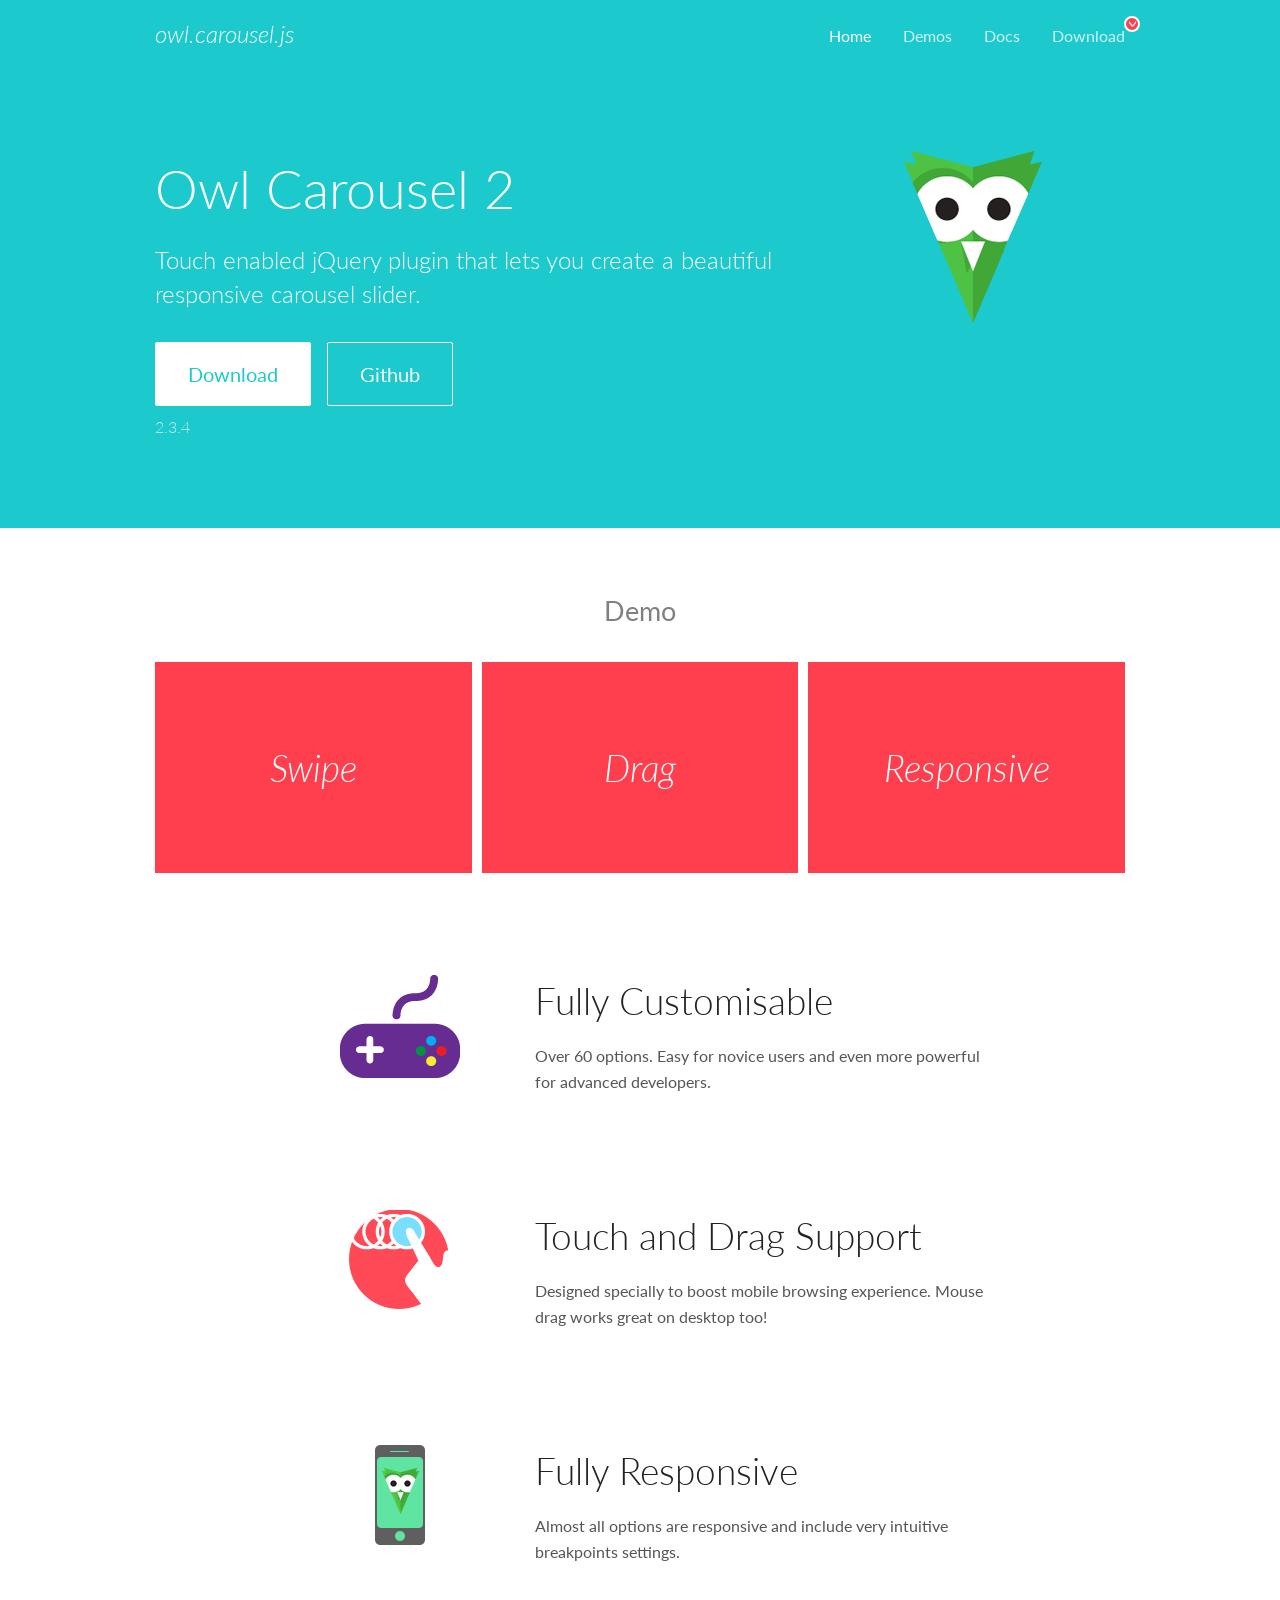
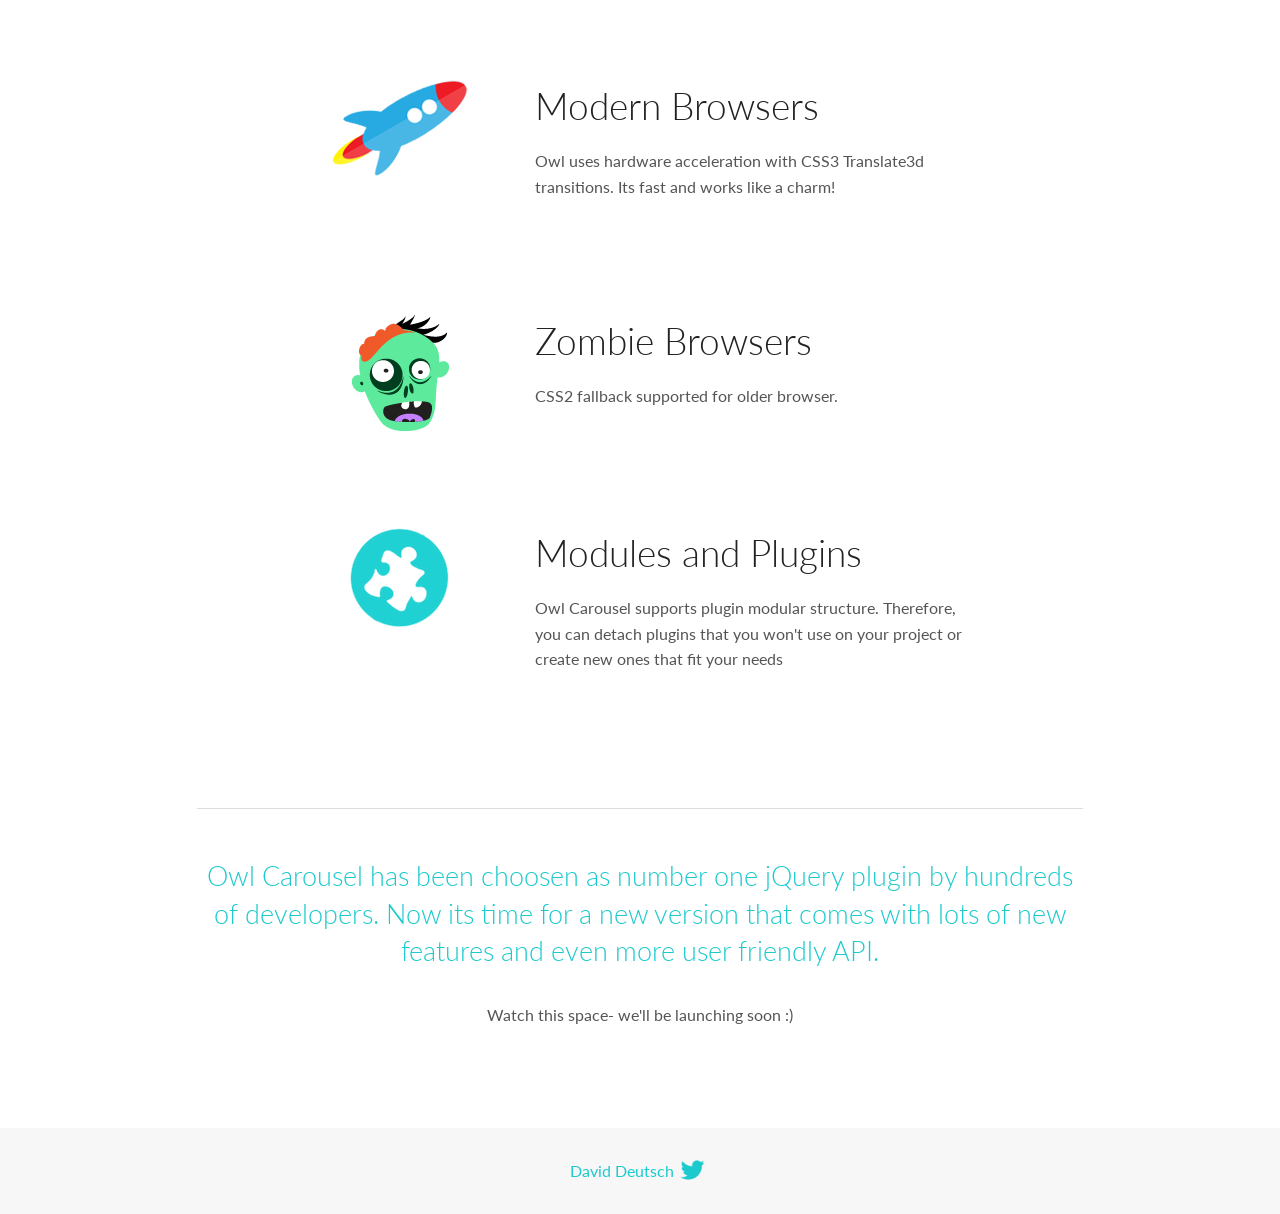
<file: sms-trading/OwlCarousel2-2.3.4/docs/index.html>
<!DOCTYPE html>
<html lang="en">
  <head>

    <!-- head -->
    <meta charset="utf-8">
    <meta name="msapplication-tap-highlight" content="no" />
    <meta name="viewport" content="width=device-width, initial-scale=1.0" />
    <meta name="description" content="Touch enabled jQuery plugin that lets you create beautiful responsive carousel slider.">
    <meta name="author" content="David Deutsch">
    <title>
      Home | Owl Carousel | 2.3.4
    </title>

    <!-- Stylesheets -->
    <link href='https://fonts.googleapis.com/css?family=Lato:300,400,700,400italic,300italic' rel='stylesheet' type='text/css'>
    <link rel="stylesheet" href="assets/css/docs.theme.min.css">

    <!-- Owl Stylesheets -->
    <link rel="stylesheet" href="assets/owlcarousel/assets/owl.carousel.min.css">
    <link rel="stylesheet" href="assets/owlcarousel/assets/owl.theme.default.min.css">

    <!-- HTML5 shim and Respond.js IE8 support of HTML5 elements and media queries -->

    <!--[if lt IE 9]>
      <script src="https://oss.maxcdn.com/libs/html5shiv/3.7.0/html5shiv.js"></script>
      <script src="https://oss.maxcdn.com/libs/respond.js/1.3.0/respond.min.js"></script>
    <![endif]-->

    <!-- Favicons -->
    <link rel="apple-touch-icon-precomposed" sizes="144x144" href="assets/ico/apple-touch-icon-144-precomposed.png">
    <link rel="shortcut icon" href="assets/ico/favicon.png">
    <link rel="shortcut icon" href="favicon.ico">

    <!-- Yeah i know js should not be in header. Its required for demos.-->

    <!-- javascript -->
    <script src="assets/vendors/jquery.min.js"></script>
    <script src="assets/owlcarousel/owl.carousel.js"></script>
  </head>
  <body>

    <!-- header -->
    <header class="header">
      <div class="row">
        <div class="large-12 columns">
          <div class="brand left">
            <h3>
              <a href="/OwlCarousel2/">owl.carousel.js</a> 
            </h3>
          </div>
          <a id="toggle-nav" class="right">
            <span></span> <span></span> <span></span> 
          </a> 
          <div class="nav-bar">
            <ul class="clearfix">
              <li class="active">
                <a href="/OwlCarousel2/index.html">Home</a> 
              </li>
              <li> <a href="/OwlCarousel2/demos/demos.html">Demos</a>  </li>
              <li> <a href="/OwlCarousel2/docs/started-welcome.html">Docs</a>  </li>
              <li>
                <a href="https://github.com/OwlCarousel2/OwlCarousel2/archive/2.3.4.zip">Download</a> 
                <span class="download"></span> 
              </li>
            </ul>
          </div>
        </div>
      </div>
    </header>

    <!-- home panel -->
    <section id="hero">
      <div class="row">
        <div class="large-8 medium-8 columns">
          <h1>Owl Carousel 2</h1>
          <h4>Touch enabled jQuery plugin that lets you create a beautiful responsive carousel slider.</h4>
          <a href="https://github.com/OwlCarousel2/OwlCarousel2/archive/2.3.4.zip" class="hero-button">Download</a> 
          <a href="https://github.com/OwlCarousel2/OwlCarousel2" class="hero-button outline">Github</a> 
          <p>2.3.4</p>
        </div>
        <div class="large-4 medium-4 columns">
          <img class="owl-logo" src="assets/img/owl-logo.png" alt="mr. Owl">
        </div>
      </div>
    </section>

    <!-- body -->
    <div class="home-demo">
      <div class="row">
        <div class="large-12 columns">
          <h3>Demo</h3>
          <div class="owl-carousel">
            <div class="item">
              <h2>Swipe</h2>
            </div>
            <div class="item">
              <h2>Drag</h2>
            </div>
            <div class="item">
              <h2>Responsive</h2>
            </div>
            <div class="item">
              <h2>CSS3</h2>
            </div>
            <div class="item">
              <h2>Fast</h2>
            </div>
            <div class="item">
              <h2>Easy</h2>
            </div>
            <div class="item">
              <h2>Free</h2>
            </div>
            <div class="item">
              <h2>Upgradable</h2>
            </div>
            <div class="item">
              <h2>Tons of options</h2>
            </div>
            <div class="item">
              <h2>Infinity</h2>
            </div>
            <div class="item">
              <h2>Auto Width</h2>
            </div>
          </div>
        </div>
      </div>
    </div>
    <script>
      var owl = $('.owl-carousel');
      owl.owlCarousel({
        margin: 10,
        loop: true,
        responsive: {
          0: {
            items: 1
          },
          600: {
            items: 2
          },
          1000: {
            items: 3
          }
        }
      })
    </script>

    <!-- features -->
    <div id="features">
      <div class="row">
        <div class="small-12 medium-9 small-centered columns">
          <section class="row feature">
            <div class="medium-4 small-12 columns">
              <img src="assets/img/feature-options.png" alt="">
            </div>
            <div class="medium-8 small-12 columns">
              <h2>Fully Customisable</h2>
              <p>Over 60 options. Easy for novice users and even more powerful for advanced developers.</p>
            </div>
          </section>
          <section class="row feature">
            <div class="medium-4 small-12 columns">
              <img src="assets/img/feature-drag.png" alt="">
            </div>
            <div class="medium-8 small-12 columns">
              <h2>Touch and Drag Support</h2>
              <p>Designed specially to boost mobile browsing experience. Mouse drag works great on desktop too!</p>
            </div>
          </section>
          <section class="row feature">
            <div class="medium-4 small-12 columns">
              <img src="assets/img/feature-responsive.png" alt="">
            </div>
            <div class="medium-8 small-12 columns">
              <h2>Fully Responsive</h2>
              <p>Almost all options are responsive and include very intuitive breakpoints settings.</p>
            </div>
          </section>
          <section class="row feature">
            <div class="medium-4 small-12 columns">
              <img src="assets/img/feature-modern.png" alt="">
            </div>
            <div class="medium-8 small-12 columns">
              <h2>Modern Browsers</h2>
              <p>Owl uses hardware acceleration with CSS3 Translate3d transitions. Its fast and works like a charm! </p>
            </div>
          </section>
          <section class="row feature">
            <div class="medium-4 small-12 columns">
              <img src="assets/img/feature-zombie.png" alt="">
            </div>
            <div class="medium-8 small-12 columns">
              <h2>Zombie Browsers</h2>
              <p>CSS2 fallback supported for older browser.</p>
            </div>
          </section>
          <section class="row feature">
            <div class="medium-4 small-12 columns">
              <img src="assets/img/feature-module.png" alt="">
            </div>
            <div class="medium-8 small-12 columns">
              <h2>Modules and Plugins</h2>
              <p>Owl Carousel supports plugin modular structure. Therefore, you can detach plugins that you won&#x27;t use on your project or create new ones that fit your needs</p>
            </div>
          </section>
        </div>
      </div>
    </div>

    <!-- footer -->
    <section id="teaser-text">
      <div class="row">
        <div class="small-12 medium-11 small-centered columns">
          <hr>
          <h3 id="owl-carousel-has-been-choosen-as-number-one-jquery-plugin-by-hundreds-of-developers-now-its-time-for-a-new-version-that-comes-with-lots-of-new-features-and-even-more-user-friendly-api-">Owl Carousel has been choosen as number one jQuery plugin by hundreds of developers. Now its time for a new version that comes with lots of new features and even more user friendly API.</h3>
          <p>Watch this space- we&#39;ll be launching soon :)</p>
        </div>
      </div>
    </section>

    <!-- footer -->
    <footer class="footer">
      <div class="row">
        <div class="large-12 columns">
          <h5>
            <a href="/OwlCarousel2/docs/support-contact.html">David Deutsch</a> 
            <a id="custom-tweet-button" href="https://twitter.com/share?url=https://github.com/OwlCarousel2/OwlCarousel2&text=Owl Carousel - This is so awesome! " target="_blank"></a> 
          </h5>
        </div>
      </div>
    </footer>

    <!-- vendors -->
    <script src="assets/vendors/highlight.js"></script>
    <script src="assets/js/app.js"></script>
  </body>
</html>
</file>
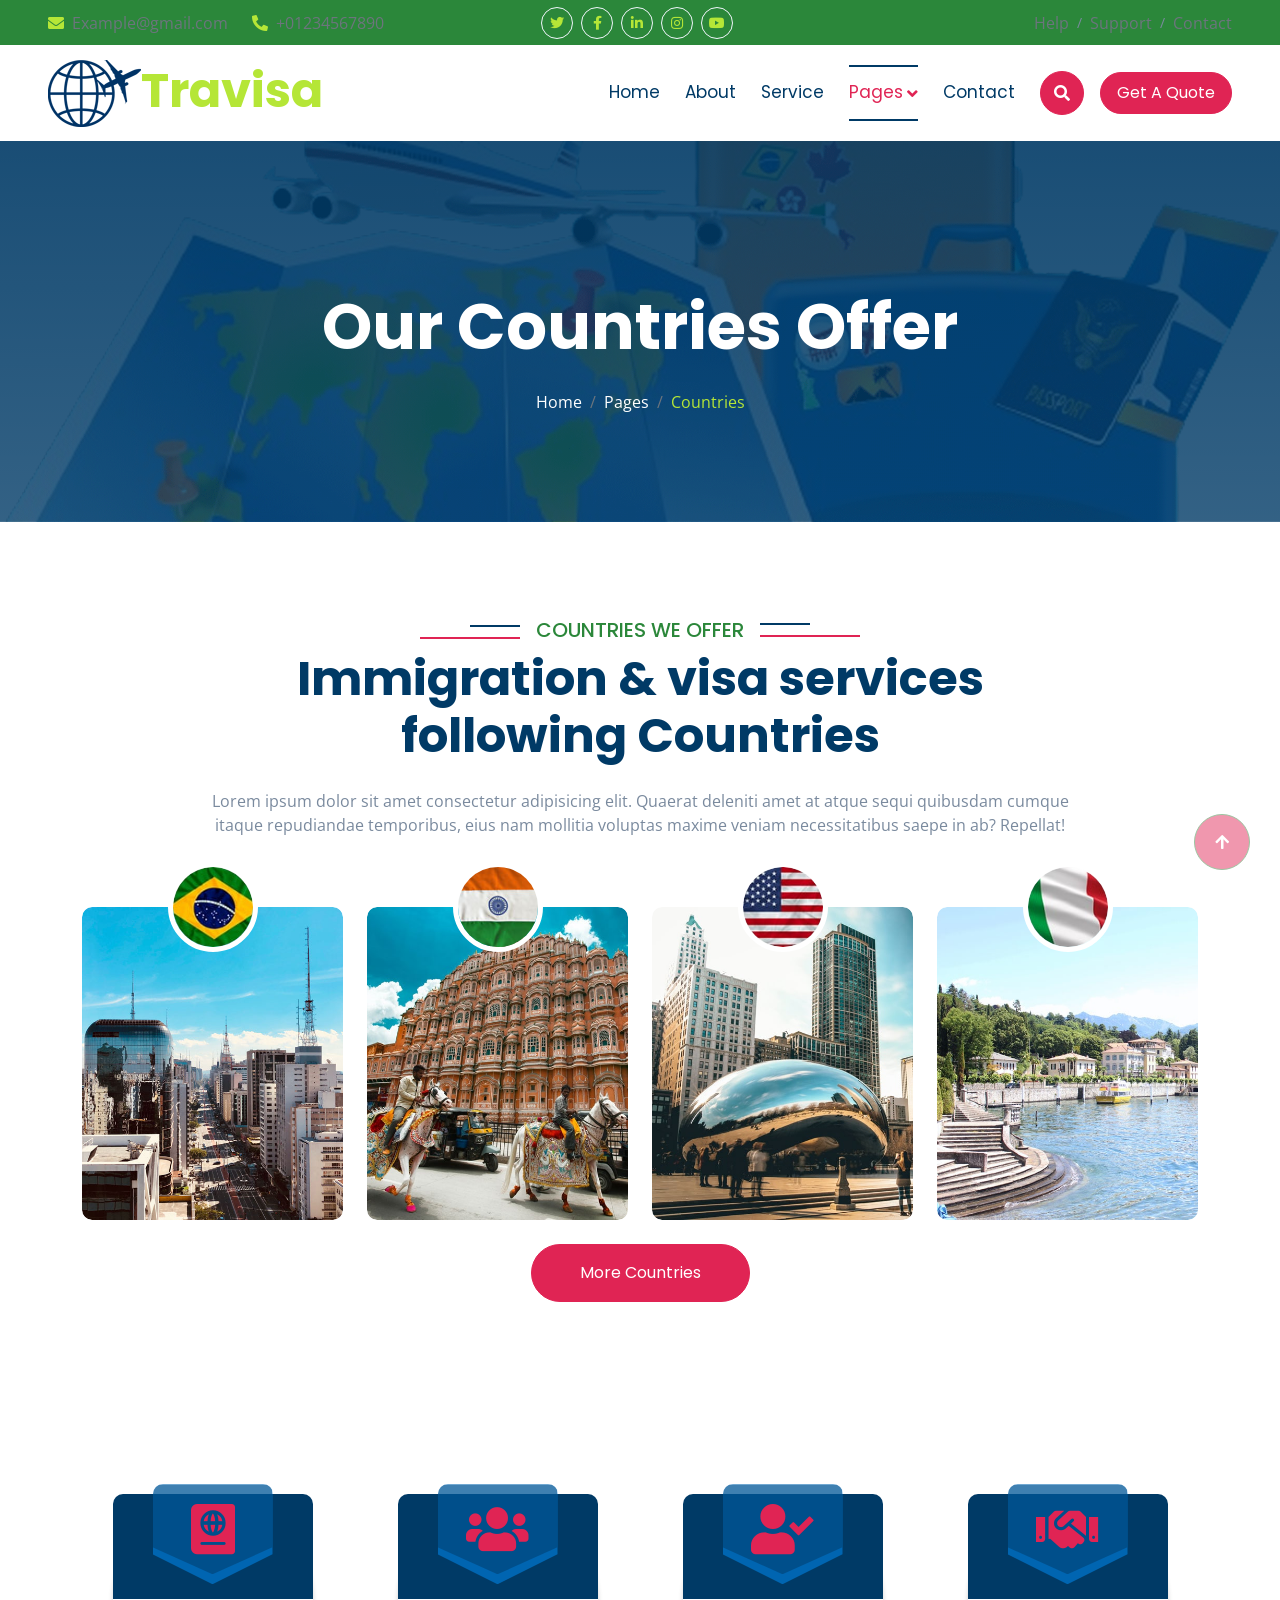
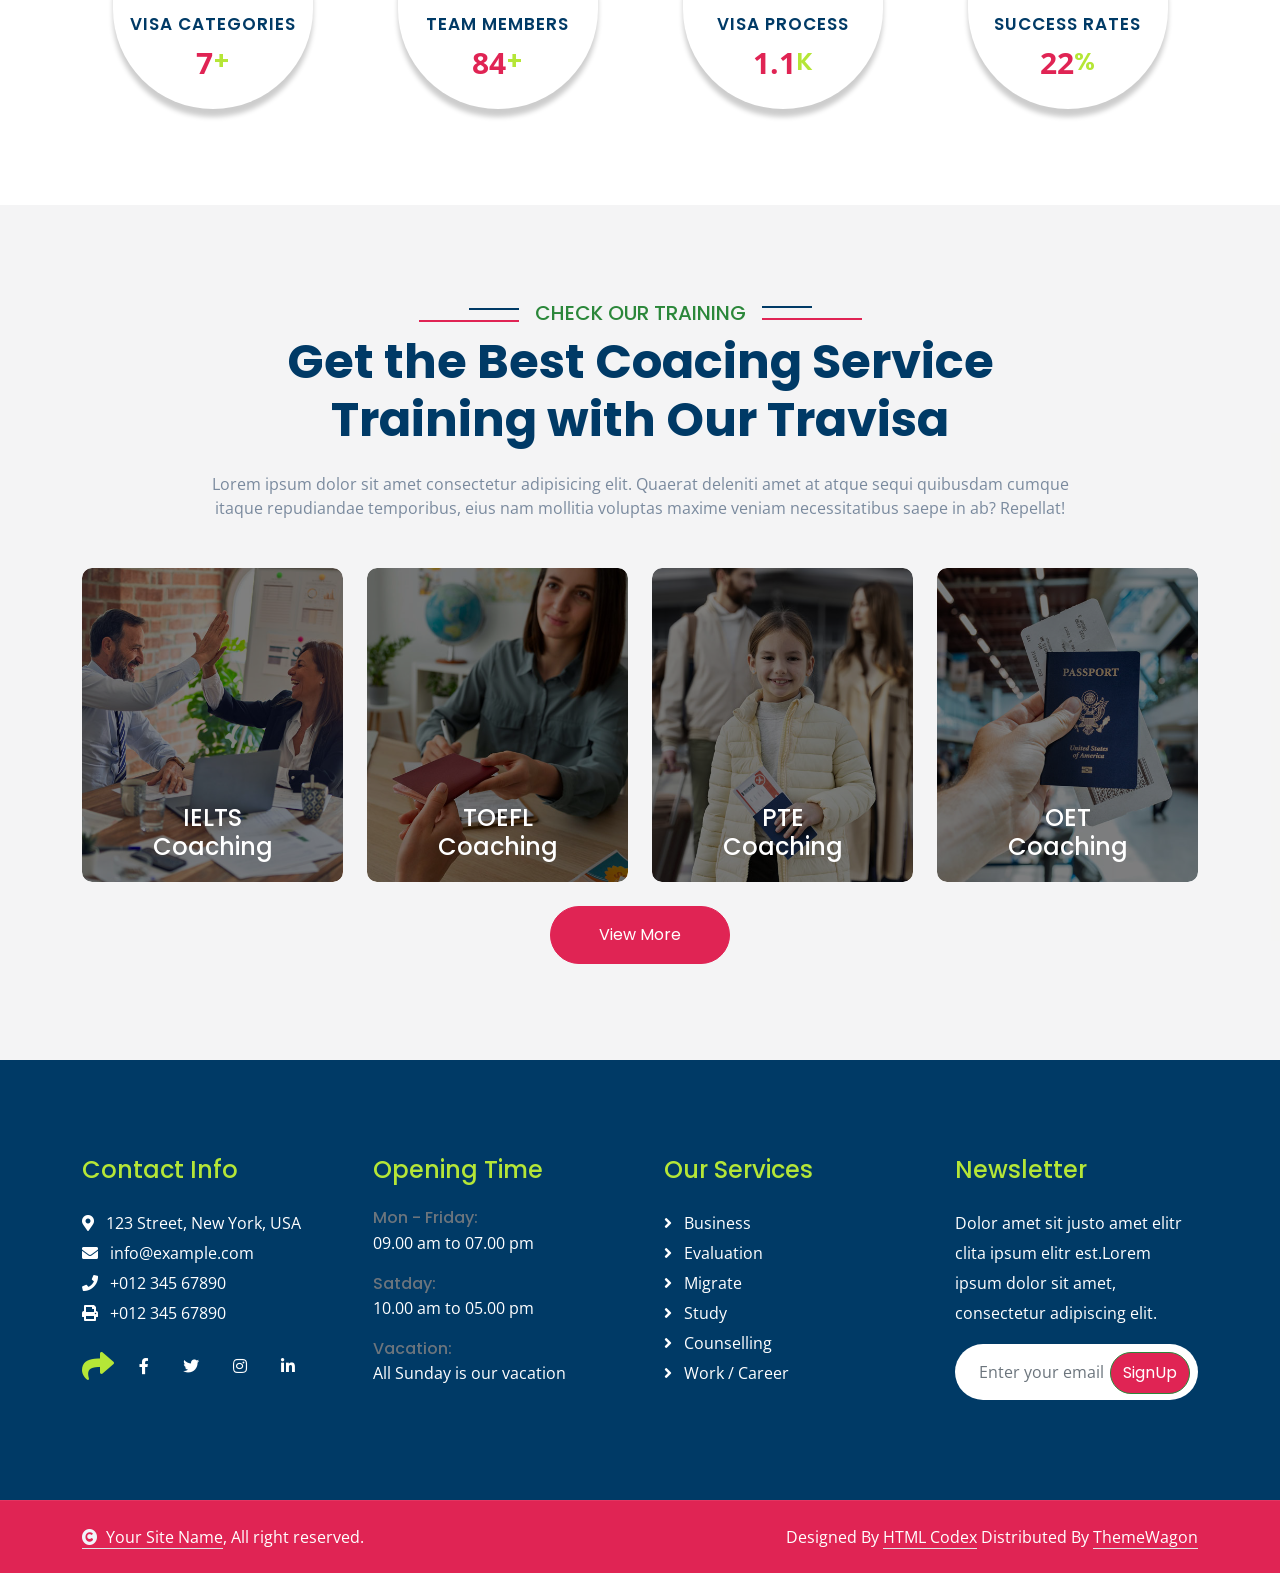
<file: countries.html>
<!DOCTYPE html>
<html lang="en">

    <head>
        <meta charset="utf-8">
        <title>Travisa - Visa & Immigration Website Template</title>
        <meta content="width=device-width, initial-scale=1.0" name="viewport">
        <meta content="" name="keywords">
        <meta content="" name="description">

        <!-- Google Web Fonts -->
        <link rel="preconnect" href="https://fonts.googleapis.com">
        <link rel="preconnect" href="https://fonts.gstatic.com" crossorigin>
        <link href="https://fonts.googleapis.com/css2?family=Open+Sans:wght@400;500;600;700&family=Poppins:wght@200;300;400;500;600&display=swap" rel="stylesheet"> 

        <!-- Icon Font Stylesheet -->
        <link rel="stylesheet" href="https://use.fontawesome.com/releases/v5.15.4/css/all.css"/>
        <link href="https://cdn.jsdelivr.net/npm/bootstrap-icons@1.4.1/font/bootstrap-icons.css" rel="stylesheet">

        <!-- Libraries Stylesheet -->
        <link href="lib/animate/animate.min.css" rel="stylesheet">
        <link href="lib/owlcarousel/assets/owl.carousel.min.css" rel="stylesheet">


        <!-- Customized Bootstrap Stylesheet -->
        <link href="css/bootstrap.min.css" rel="stylesheet">

        <!-- Template Stylesheet -->
        <link href="css/style.css" rel="stylesheet">
    </head>

    <body>

        <!-- Spinner Start -->
        <div id="spinner" class="show bg-white position-fixed translate-middle w-100 vh-100 top-50 start-50 d-flex align-items-center justify-content-center">
            <div class="spinner-border text-secondary" style="width: 3rem; height: 3rem;" role="status">
                <span class="sr-only">Loading...</span>
            </div>
        </div>
        <!-- Spinner End -->


        <!-- Topbar Start -->
        <div class="container-fluid bg-primary px-5 d-none d-lg-block">
            <div class="row gx-0 align-items-center">
                <div class="col-lg-5 text-center text-lg-start mb-lg-0">
                    <div class="d-flex">
                        <a href="#" class="text-muted me-4"><i class="fas fa-envelope text-secondary me-2"></i>Example@gmail.com</a>
                        <a href="#" class="text-muted me-0"><i class="fas fa-phone-alt text-secondary me-2"></i>+01234567890</a>
                    </div>
                </div>
                <div class="col-lg-3 row-cols-1 text-center mb-2 mb-lg-0">
                    <div class="d-inline-flex align-items-center" style="height: 45px;">
                        <a class="btn btn-sm btn-outline-light btn-square rounded-circle me-2" href=""><i class="fab fa-twitter fw-normal text-secondary"></i></a>
                        <a class="btn btn-sm btn-outline-light btn-square rounded-circle me-2" href=""><i class="fab fa-facebook-f fw-normal text-secondary"></i></a>
                        <a class="btn btn-sm btn-outline-light btn-square rounded-circle me-2" href=""><i class="fab fa-linkedin-in fw-normal text-secondary"></i></a>
                        <a class="btn btn-sm btn-outline-light btn-square rounded-circle me-2" href=""><i class="fab fa-instagram fw-normal text-secondary"></i></a>
                        <a class="btn btn-sm btn-outline-light btn-square rounded-circle" href=""><i class="fab fa-youtube fw-normal text-secondary"></i></a>
                    </div>
                </div>
                <div class="col-lg-4 text-center text-lg-end">
                    <div class="d-inline-flex align-items-center" style="height: 45px;">
                        <a href="#" class="text-muted me-2"> Help</a><small> / </small>
                        <a href="#" class="text-muted mx-2"> Support</a><small> / </small>
                        <a href="#" class="text-muted ms-2"> Contact</a>
                    </div>
                </div>
            </div>
        </div>
        <!-- Topbar End -->

        <!-- Navbar & Hero Start -->
        <div class="container-fluid nav-bar p-0">
            <nav class="navbar navbar-expand-lg navbar-light bg-white px-4 px-lg-5 py-3 py-lg-0">
                <a href="" class="navbar-brand p-0">
                    <h1 class="display-5 text-secondary m-0"><img src="img/brand-logo.png" class="img-fluid" alt="">Travisa</h1>
                    <!-- <img src="img/logo.png" alt="Logo"> -->
                </a>
                <button class="navbar-toggler" type="button" data-bs-toggle="collapse" data-bs-target="#navbarCollapse">
                    <span class="fa fa-bars"></span>
                </button>
                <div class="collapse navbar-collapse" id="navbarCollapse">
                    <div class="navbar-nav ms-auto py-0">
                        <a href="index.html" class="nav-item nav-link">Home</a>
                        <a href="about.html" class="nav-item nav-link">About</a>
                        <a href="service.html" class="nav-item nav-link">Service</a>
                        <div class="nav-item dropdown">
                            <a href="#" class="nav-link active" data-bs-toggle="dropdown"><span class="dropdown-toggle">Pages</span></a>
                            <div class="dropdown-menu m-0">
                                <a href="feature.html" class="dropdown-item">Feature</a>
                                <a href="countries.html" class="dropdown-item active">Countries</a>
                                <a href="testimonial.html" class="dropdown-item">Testimonial</a>
                                <a href="training.html" class="dropdown-item">Training</a>
                                <a href="404.html" class="dropdown-item">404 Page</a>
                            </div>
                        </div>
                        <a href="contact.html" class="nav-item nav-link">Contact</a>
                    </div>
                    <button class="btn btn-primary btn-md-square border-secondary mb-3 mb-md-3 mb-lg-0 me-3" data-bs-toggle="modal" data-bs-target="#searchModal"><i class="fas fa-search"></i></button>
                    <a href="" class="btn btn-primary border-secondary rounded-pill py-2 px-4 px-lg-3 mb-3 mb-md-3 mb-lg-0">Get A Quote</a>
                </div>
            </nav>
        </div>
        <!-- Navbar & Hero End -->

        <!-- Modal Search Start -->
        <div class="modal fade" id="searchModal" tabindex="-1" aria-labelledby="exampleModalLabel" aria-hidden="true">
            <div class="modal-dialog modal-fullscreen">
                <div class="modal-content rounded-0">
                    <div class="modal-header">
                        <h4 class="modal-title text-secondary mb-0" id="exampleModalLabel">Search by keyword</h4>
                        <button type="button" class="btn-close" data-bs-dismiss="modal" aria-label="Close"></button>
                    </div>
                    <div class="modal-body d-flex align-items-center">
                        <div class="input-group w-75 mx-auto d-flex">
                            <input type="search" class="form-control p-3" placeholder="keywords" aria-describedby="search-icon-1">
                            <span id="search-icon-1" class="input-group-text p-3"><i class="fa fa-search"></i></span>
                        </div>
                    </div>
                </div>
            </div>
        </div>
        <!-- Modal Search End -->

        <!-- Header Start -->
        <div class="container-fluid bg-breadcrumb">
            <div class="container text-center py-5" style="max-width: 900px;">
                <h3 class="text-white display-3 mb-4 wow fadeInDown" data-wow-delay="0.1s">Our Countries Offer</h1>
                <ol class="breadcrumb justify-content-center text-white mb-0 wow fadeInDown" data-wow-delay="0.3s">
                    <li class="breadcrumb-item"><a href="index.html" class="text-white">Home</a></li>
                    <li class="breadcrumb-item"><a href="#" class="text-white">Pages</a></li>
                    <li class="breadcrumb-item active text-secondary">Countries</li>
                </ol>    
            </div>
        </div>
        <!-- Header End -->

        <!-- Countries We Offer Start -->
        <div class="container-fluid country overflow-hidden py-5">
            <div class="container py-5">
                <div class="section-title text-center wow fadeInUp" data-wow-delay="0.1s" style="margin-bottom: 70px;">
                    <div class="sub-style">
                        <h5 class="sub-title text-primary px-3">COUNTRIES WE OFFER</h5>
                    </div>
                    <h1 class="display-5 mb-4">Immigration & visa services following Countries</h1>
                    <p class="mb-0">Lorem ipsum dolor sit amet consectetur adipisicing elit. Quaerat deleniti amet at atque sequi quibusdam cumque itaque repudiandae temporibus, eius nam mollitia voluptas maxime veniam necessitatibus saepe in ab? Repellat!</p>
                </div>
                <div class="row g-4 text-center">
                    <div class="col-lg-6 col-xl-3 mb-5 mb-xl-0 wow fadeInUp" data-wow-delay="0.1s">
                        <div class="country-item">
                            <div class="rounded overflow-hidden">
                                <img src="img/country-1.jpg" class="img-fluid w-100 rounded" alt="Image">
                            </div>
                            <div class="country-flag">
                                <img src="img/brazil.jpg" class="img-fluid rounded-circle" alt="Image">
                            </div>
                            <div class="country-name">
                                <a href="#" class="text-white fs-4">Brazil</a>
                            </div>
                        </div>
                    </div>
                    <div class="col-lg-6 col-xl-3 mb-5 mb-xl-0 wow fadeInUp" data-wow-delay="0.3s">
                        <div class="country-item">
                            <div class="rounded overflow-hidden">
                                <img src="img/country-2.jpg" class="img-fluid w-100 rounded" alt="Image">
                            </div>
                            <div class="country-flag">
                                <img src="img/india.jpg" class="img-fluid rounded-circle" alt="Image">
                            </div>
                            <div class="country-name">
                                <a href="#" class="text-white fs-4">india</a>
                            </div>
                        </div>
                    </div>
                    <div class="col-lg-6 col-xl-3 mb-5 mb-xl-0 wow fadeInUp" data-wow-delay="0.5s">
                        <div class="country-item">
                            <div class="rounded overflow-hidden">
                                <img src="img/country-3.jpg" class="img-fluid w-100 rounded" alt="Image">
                            </div>
                            <div class="country-flag">
                                <img src="img/usa.jpg" class="img-fluid rounded-circle" alt="Image">
                            </div>
                            <div class="country-name">
                                <a href="#" class="text-white fs-4">New York</a>
                            </div>
                        </div>
                    </div>
                    <div class="col-lg-6 col-xl-3 mb-5 mb-xl-0 wow fadeInUp" data-wow-delay="0.7s">
                        <div class="country-item">
                            <div class="rounded overflow-hidden">
                                <img src="img/country-4.jpg" class="img-fluid w-100 rounded" alt="Image">
                            </div>
                            <div class="country-flag">
                                <img src="img/italy.jpg" class="img-fluid rounded-circle" alt="Image">
                            </div>
                            <div class="country-name">
                                <a href="#" class="text-white fs-4">Italy</a>
                            </div>
                        </div>
                    </div>
                    <div class="col-12">
                        <a class="btn btn-primary border-secondary rounded-pill py-3 px-5 wow fadeInUp" data-wow-delay="0.1s" href="#">More Countries</a>
                    </div>
                </div>
            </div>
        </div>
        <!-- Countries We Offer End -->

        <!-- Counter Facts Start -->
        <div class="container-fluid counter-facts overflow-hidden py-5">
            <div class="container py-5">
                <div class="row g-4">
                    <div class="col-12 col-sm-6 col-md-6 col-xl-3 wow fadeInUp" data-wow-delay="0.1s">
                        <div class="counter">
                            <div class="counter-icon">
                                <i class="fas fa-passport"></i>
                            </div>
                            <div class="counter-content">
                                <h3>Visa Categories</h3>
                                <div class="d-flex align-items-center justify-content-center">
                                    <span class="counter-value" data-toggle="counter-up">31</span>
                                    <h4 class="text-secondary mb-0" style="font-weight: 600; font-size: 25px;">+</h4>
                                </div>
                            </div>
                        </div>
                    </div>
                    <div class="col-12 col-sm-6 col-md-6 col-xl-3 wow fadeInUp" data-wow-delay="0.3s">
                        <div class="counter">
                            <div class="counter-icon">
                                <i class="fas fa-users"></i>
                            </div>
                            <div class="counter-content">
                                <h3>Team Members</h3>
                                <div class="d-flex align-items-center justify-content-center">
                                    <span class="counter-value" data-toggle="counter-up">377</span>
                                    <h4 class="text-secondary mb-0" style="font-weight: 600; font-size: 25px;">+</h4>
                                </div>
                            </div>
                        </div>
                    </div>
                    <div class="col-12 col-sm-6 col-md-6 col-xl-3 wow fadeInUp" data-wow-delay="0.5s">
                        <div class="counter">
                            <div class="counter-icon">
                                <i class="fas fa-user-check"></i>
                            </div>
                            <div class="counter-content">
                                <h3>Visa Process</h3>
                                <div class="d-flex align-items-center justify-content-center">
                                    <span class="counter-value" data-toggle="counter-up">4.9</span>
                                    <h4 class="text-secondary mb-0" style="font-weight: 600; font-size: 25px;">K</h4>
                                </div>
                            </div>
                        </div>
                    </div>
                    <div class="col-12 col-sm-6 col-md-6 col-xl-3 wow fadeInUp" data-wow-delay="0.7s">
                        <div class="counter">
                            <div class="counter-icon">
                                <i class="fas fa-handshake"></i>
                            </div>
                            <div class="counter-content">
                                <h3>Success Rates</h3>
                                <div class="d-flex align-items-center justify-content-center">
                                    <span class="counter-value" data-toggle="counter-up">98</span>
                                    <h4 class="text-secondary mb-0" style="font-weight: 600; font-size: 25px;">%</h4>
                                </div>
                            </div>
                        </div>
                    </div>
                </div>
            </div>
        </div>
        <!-- Counter Facts End -->

        <!-- Training Start -->
        <div class="container-fluid training overflow-hidden bg-light py-5">
            <div class="container py-5">
                <div class="section-title text-center mb-5 wow fadeInUp" data-wow-delay="0.1s">
                    <div class="sub-style">
                        <h5 class="sub-title text-primary px-3">CHECK OUR TRAINING</h5>
                    </div>
                    <h1 class="display-5 mb-4">Get the Best Coacing Service Training with Our Travisa</h1>
                    <p class="mb-0">Lorem ipsum dolor sit amet consectetur adipisicing elit. Quaerat deleniti amet at atque sequi quibusdam cumque itaque repudiandae temporibus, eius nam mollitia voluptas maxime veniam necessitatibus saepe in ab? Repellat!</p>
                </div>
                <div class="row g-4">
                    <div class="col-lg-6 col-lg-6 col-xl-3 wow fadeInUp" data-wow-delay="0.1s">
                        <div class="training-item">
                            <div class="training-inner">
                                <img src="img/training-1.jpg" class="img-fluid w-100 rounded" alt="Image">
                                <div class="training-title-name">
                                    <a href="#" class="h4 text-white mb-0">IELTS</a>
                                    <a href="#" class="h4 text-white mb-0">Coaching</a>
                                </div>
                            </div>
                            <div class="training-content bg-secondary rounded-bottom p-4">
                                <a href="#"><h4 class="text-white">IELTS Coaching</h4></a>
                                <p class="text-white-50">Lorem ipsum dolor sit amet consectetur adipisicing elit. Autem, veritatis.</p>
                                <a class="btn btn-secondary rounded-pill text-white p-0" href="#">Read More <i class="fa fa-arrow-right"></i></a>
                            </div>
                        </div>
                    </div>
                    <div class="col-lg-6 col-lg-6 col-xl-3 wow fadeInUp" data-wow-delay="0.3s">
                        <div class="training-item">
                            <div class="training-inner">
                                <img src="img/training-2.jpg" class="img-fluid w-100 rounded" alt="Image">
                                <div class="training-title-name">
                                    <a href="#" class="h4 text-white mb-0">TOEFL</a>
                                    <a href="#" class="h4 text-white mb-0">Coaching</a>
                                </div>
                            </div>
                            <div class="training-content bg-secondary rounded-bottom p-4">
                                <a href="#"><h4 class="text-white">TOEFL Coaching</h4></a>
                                <p class="text-white-50">Lorem ipsum dolor sit amet consectetur adipisicing elit. Autem, veritatis.</p>
                                <a class="btn btn-secondary rounded-pill text-white p-0" href="#">Read More <i class="fa fa-arrow-right"></i></a>
                            </div>
                        </div>
                    </div>
                    <div class="col-lg-6 col-lg-6 col-xl-3 wow fadeInUp" data-wow-delay="0.5s">
                        <div class="training-item">
                            <div class="training-inner">
                                <img src="img/training-3.jpg" class="img-fluid w-100 rounded" alt="Image">
                                <div class="training-title-name">
                                    <a href="#" class="h4 text-white mb-0">PTE</a>
                                    <a href="#" class="h4 text-white mb-0">Coaching</a>
                                </div>
                            </div>
                            <div class="training-content bg-secondary rounded-bottom p-4">
                                <a href="#"><h4 class="text-white">PTE Coaching</h4></a>
                                <p class="text-white-50">Lorem ipsum dolor sit amet consectetur adipisicing elit. Autem, veritatis.</p>
                                <a class="btn btn-secondary rounded-pill text-white p-0" href="#">Read More <i class="fa fa-arrow-right"></i></a>
                            </div>
                        </div>
                    </div>
                    <div class="col-lg-6 col-lg-6 col-xl-3 wow fadeInUp" data-wow-delay="0.7s">
                        <div class="training-item">
                            <div class="training-inner">
                                <img src="img/training-4.jpg" class="img-fluid w-100 rounded" alt="Image">
                                <div class="training-title-name">
                                    <a href="#" class="h4 text-white mb-0">OET</a>
                                    <a href="#" class="h4 text-white mb-0">Coaching</a>
                                </div>
                            </div>
                            <div class="training-content bg-secondary rounded-bottom p-4">
                                <a href="#"><h4 class="text-white">OET Coaching</h4></a>
                                <p class="text-white-50">Lorem ipsum dolor sit amet consectetur adipisicing elit. Autem, veritatis.</p>
                                <a class="btn btn-secondary rounded-pill text-white p-0" href="#">Read More <i class="fa fa-arrow-right"></i></a>
                            </div>
                        </div>
                    </div>
                    <div class="col-12 text-center">
                        <a class="btn btn-primary border-secondary rounded-pill py-3 px-5 wow fadeInUp" data-wow-delay="0.1s" href="#">View More</a>
                    </div>
                </div>
            </div>
        </div>
        <!-- Training End -->

        <!-- Footer Start -->
        <div class="container-fluid footer py-5 wow fadeIn" data-wow-delay="0.2s">
            <div class="container py-5">
                <div class="row g-5">
                    <div class="col-md-6 col-lg-6 col-xl-3">
                        <div class="footer-item d-flex flex-column">
                            <h4 class="text-secondary mb-4">Contact Info</h4>
                            <a href=""><i class="fa fa-map-marker-alt me-2"></i> 123 Street, New York, USA</a>
                            <a href=""><i class="fas fa-envelope me-2"></i> info@example.com</a>
                            <a href=""><i class="fas fa-phone me-2"></i> +012 345 67890</a>
                            <a href="" class="mb-3"><i class="fas fa-print me-2"></i> +012 345 67890</a>
                            <div class="d-flex align-items-center">
                                <i class="fas fa-share fa-2x text-secondary me-2"></i>
                                <a class="btn mx-1" href=""><i class="fab fa-facebook-f"></i></a>
                                <a class="btn mx-1" href=""><i class="fab fa-twitter"></i></a>
                                <a class="btn mx-1" href=""><i class="fab fa-instagram"></i></a>
                                <a class="btn mx-1" href=""><i class="fab fa-linkedin-in"></i></a>
                            </div>
                        </div>
                    </div>
                    <div class="col-md-6 col-lg-6 col-xl-3">
                        <div class="footer-item d-flex flex-column">
                            <h4 class="text-secondary mb-4">Opening Time</h4>
                            <div class="mb-3">
                                <h6 class="text-muted mb-0">Mon - Friday:</h6>
                                <p class="text-white mb-0">09.00 am to 07.00 pm</p>
                            </div>
                            <div class="mb-3">
                                <h6 class="text-muted mb-0">Satday:</h6>
                                <p class="text-white mb-0">10.00 am to 05.00 pm</p>
                            </div>
                            <div class="mb-3">
                                <h6 class="text-muted mb-0">Vacation:</h6>
                                <p class="text-white mb-0">All Sunday is our vacation</p>
                            </div>
                        </div>
                    </div>
                    <div class="col-md-6 col-lg-6 col-xl-3">
                        <div class="footer-item d-flex flex-column">
                            <h4 class="text-secondary mb-4">Our Services</h4>
                            <a href="#" class=""><i class="fas fa-angle-right me-2"></i> Business</a>
                            <a href="#" class=""><i class="fas fa-angle-right me-2"></i> Evaluation</a>
                            <a href="#" class=""><i class="fas fa-angle-right me-2"></i> Migrate</a>
                            <a href="#" class=""><i class="fas fa-angle-right me-2"></i> Study</a>
                            <a href="#" class=""><i class="fas fa-angle-right me-2"></i> Counselling</a>
                            <a href="#" class=""><i class="fas fa-angle-right me-2"></i> Work / Career</a>
                        </div>
                    </div>
                    <div class="col-md-6 col-lg-6 col-xl-3">
                        <div class="footer-item">
                            <h4 class="text-secondary mb-4">Newsletter</h4>
                            <p class="text-white mb-3">Dolor amet sit justo amet elitr clita ipsum elitr est.Lorem ipsum dolor sit amet, consectetur adipiscing elit.</p>
                            <div class="position-relative mx-auto rounded-pill">
                                <input class="form-control border-0 rounded-pill w-100 py-3 ps-4 pe-5" type="text" placeholder="Enter your email">
                                <button type="button" class="btn btn-primary rounded-pill position-absolute top-0 end-0 py-2 mt-2 me-2">SignUp</button>
                            </div>
                        </div>
                    </div>
                </div>
            </div>
        </div>
        <!-- Footer End -->
        
        <!-- Copyright Start -->
        <div class="container-fluid copyright py-4">
            <div class="container">
                <div class="row g-4 align-items-center">
                    <div class="col-md-6 text-center text-md-start mb-md-0">
                        <span class="text-white"><a href="#" class="border-bottom text-white"><i class="fas fa-copyright text-light me-2"></i>Your Site Name</a>, All right reserved.</span>
                    </div>
                    <div class="col-md-6 text-center text-md-end text-white">
                        <!--/*** This template is free as long as you keep the below author’s credit link/attribution link/backlink. ***/-->
                        <!--/*** If you'd like to use the template without the below author’s credit link/attribution link/backlink, ***/-->
                        <!--/*** you can purchase the Credit Removal License from "https://htmlcodex.com/credit-removal". ***/-->
                        Designed By <a class="border-bottom text-white" href="https://htmlcodex.com">HTML Codex</a> Distributed By <a class="border-bottom text-white" href="https://themewagon.com">ThemeWagon</a>
                    </div>
                </div>
            </div>
        </div>
        <!-- Copyright End -->

        <!-- Back to Top -->
        <a href="#" class="btn btn-primary btn-lg-square back-to-top"><i class="fa fa-arrow-up"></i></a>   

        
    <!-- JavaScript Libraries -->
    <script src="https://ajax.googleapis.com/ajax/libs/jquery/3.6.4/jquery.min.js"></script>
    <script src="https://cdn.jsdelivr.net/npm/bootstrap@5.0.0/dist/js/bootstrap.bundle.min.js"></script>
    <script src="lib/wow/wow.min.js"></script>
    <script src="lib/easing/easing.min.js"></script>
    <script src="lib/waypoints/waypoints.min.js"></script>
    <script src="lib/counterup/counterup.min.js"></script>
    <script src="lib/owlcarousel/owl.carousel.min.js"></script>
    

    <!-- Template Javascript -->
    <script src="js/main.js"></script>
    </body>

</html>
</file>
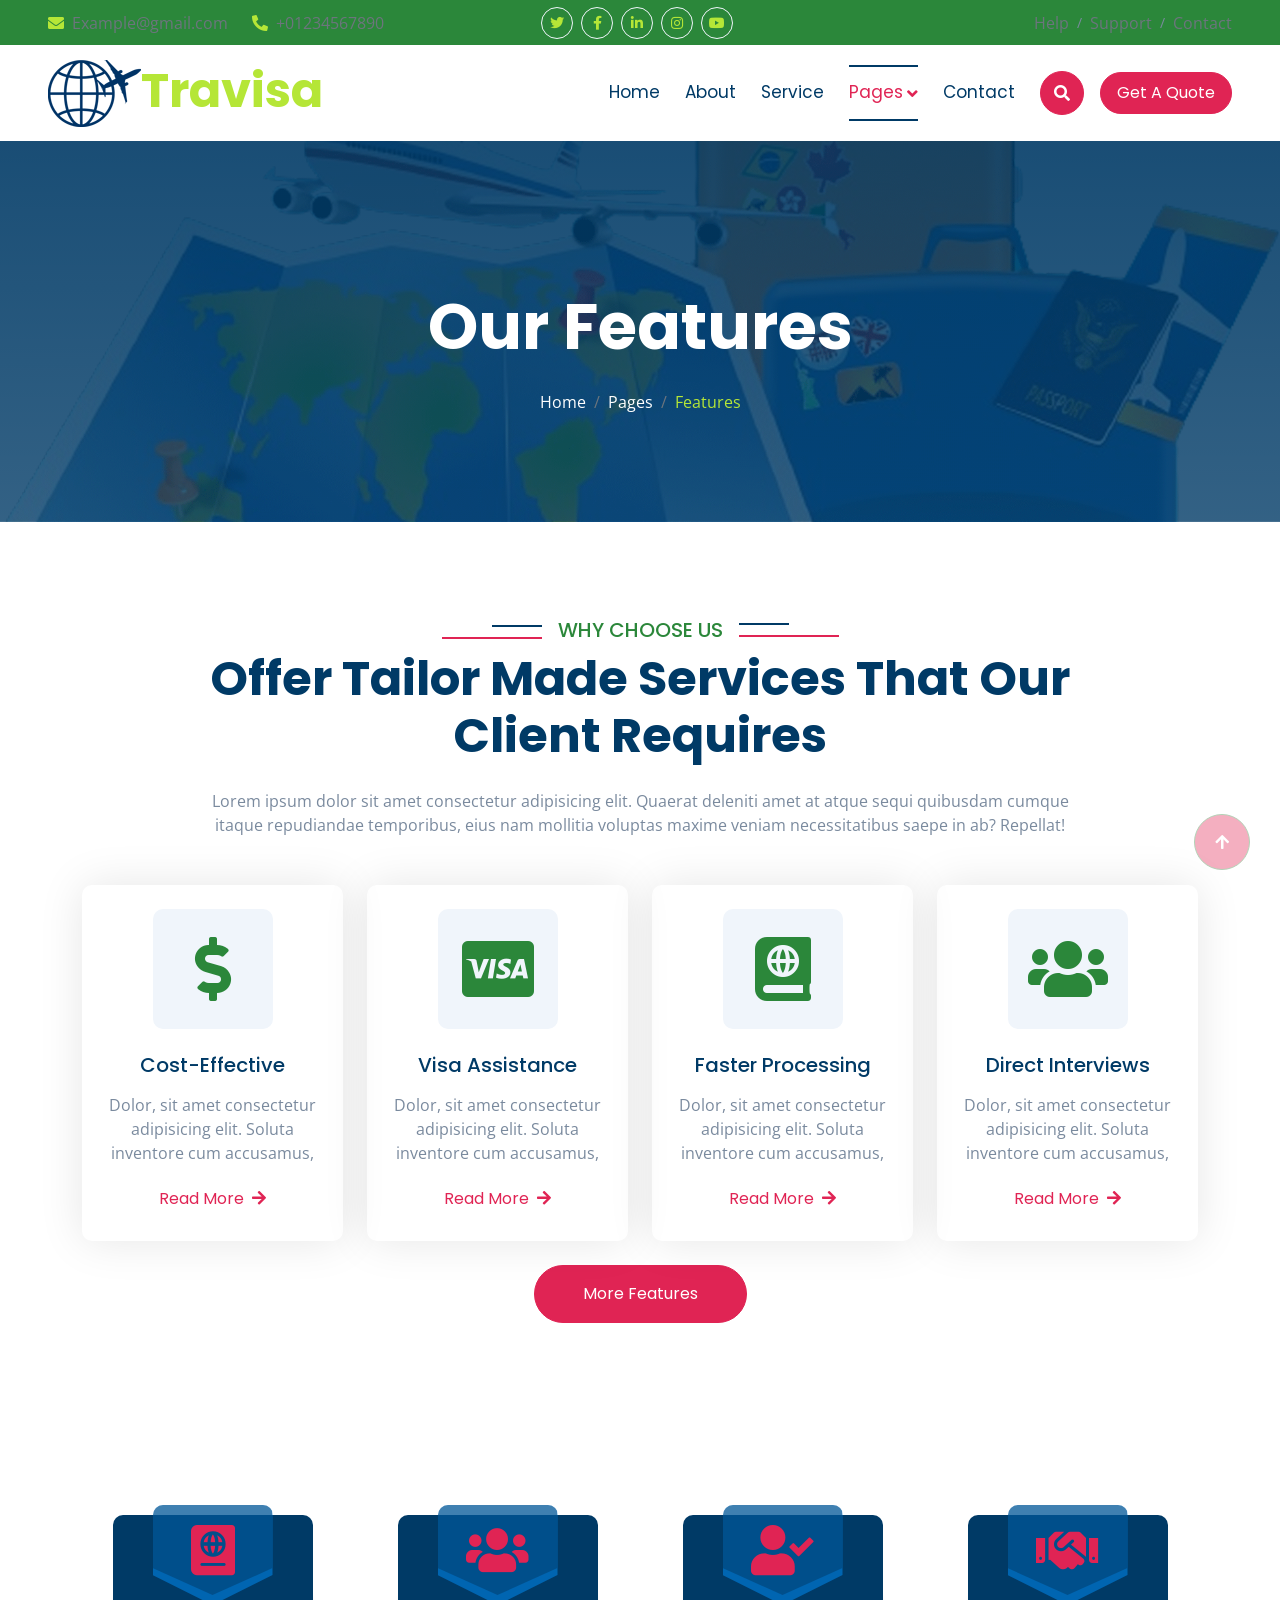
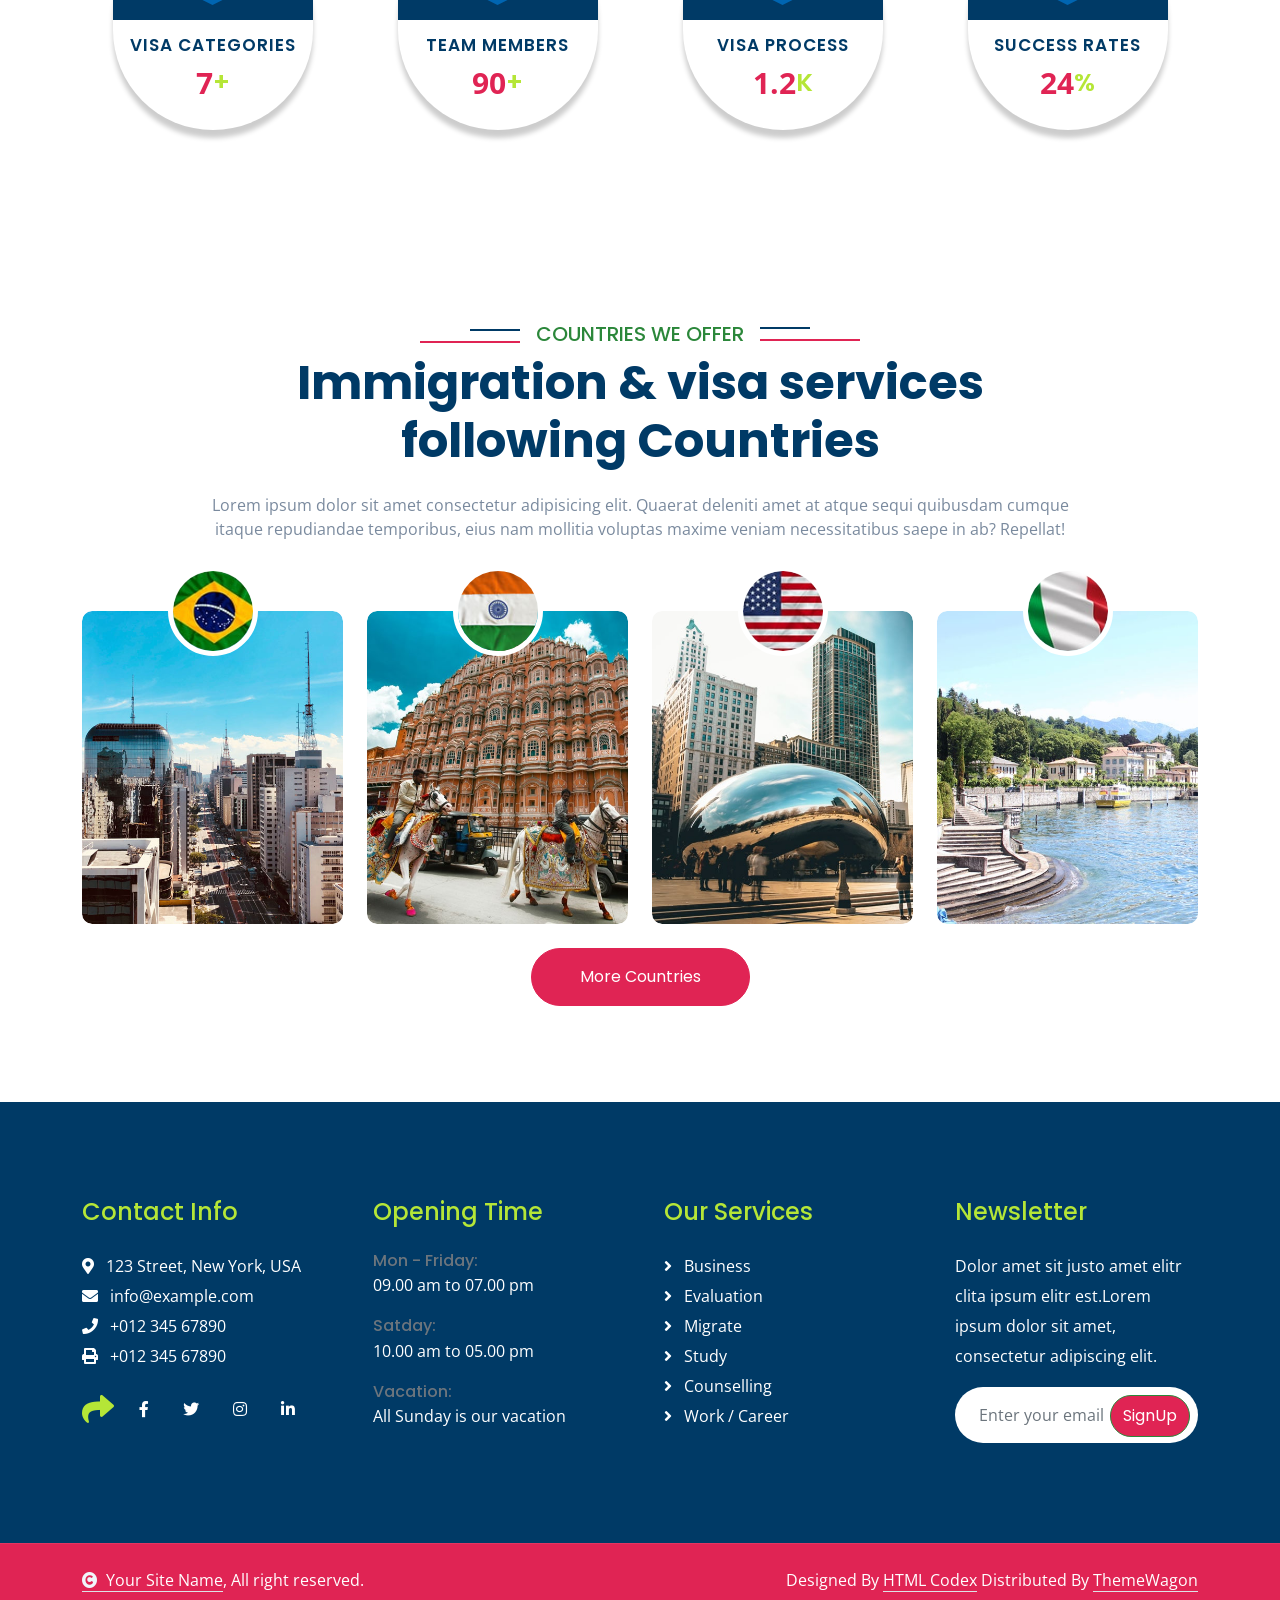
<file: feature.html>
<!DOCTYPE html>
<html lang="en">

    <head>
        <meta charset="utf-8">
        <title>Travisa - Visa & Immigration Website Template</title>
        <meta content="width=device-width, initial-scale=1.0" name="viewport">
        <meta content="" name="keywords">
        <meta content="" name="description">

        <!-- Google Web Fonts -->
        <link rel="preconnect" href="https://fonts.googleapis.com">
        <link rel="preconnect" href="https://fonts.gstatic.com" crossorigin>
        <link href="https://fonts.googleapis.com/css2?family=Open+Sans:wght@400;500;600;700&family=Poppins:wght@200;300;400;500;600&display=swap" rel="stylesheet"> 

        <!-- Icon Font Stylesheet -->
        <link rel="stylesheet" href="https://use.fontawesome.com/releases/v5.15.4/css/all.css"/>
        <link href="https://cdn.jsdelivr.net/npm/bootstrap-icons@1.4.1/font/bootstrap-icons.css" rel="stylesheet">

        <!-- Libraries Stylesheet -->
        <link href="lib/animate/animate.min.css" rel="stylesheet">
        <link href="lib/owlcarousel/assets/owl.carousel.min.css" rel="stylesheet">


        <!-- Customized Bootstrap Stylesheet -->
        <link href="css/bootstrap.min.css" rel="stylesheet">

        <!-- Template Stylesheet -->
        <link href="css/style.css" rel="stylesheet">
    </head>

    <body>

        <!-- Spinner Start -->
        <div id="spinner" class="show bg-white position-fixed translate-middle w-100 vh-100 top-50 start-50 d-flex align-items-center justify-content-center">
            <div class="spinner-border text-secondary" style="width: 3rem; height: 3rem;" role="status">
                <span class="sr-only">Loading...</span>
            </div>
        </div>
        <!-- Spinner End -->


        <!-- Topbar Start -->
        <div class="container-fluid bg-primary px-5 d-none d-lg-block">
            <div class="row gx-0 align-items-center">
                <div class="col-lg-5 text-center text-lg-start mb-lg-0">
                    <div class="d-flex">
                        <a href="#" class="text-muted me-4"><i class="fas fa-envelope text-secondary me-2"></i>Example@gmail.com</a>
                        <a href="#" class="text-muted me-0"><i class="fas fa-phone-alt text-secondary me-2"></i>+01234567890</a>
                    </div>
                </div>
                <div class="col-lg-3 row-cols-1 text-center mb-2 mb-lg-0">
                    <div class="d-inline-flex align-items-center" style="height: 45px;">
                        <a class="btn btn-sm btn-outline-light btn-square rounded-circle me-2" href=""><i class="fab fa-twitter fw-normal text-secondary"></i></a>
                        <a class="btn btn-sm btn-outline-light btn-square rounded-circle me-2" href=""><i class="fab fa-facebook-f fw-normal text-secondary"></i></a>
                        <a class="btn btn-sm btn-outline-light btn-square rounded-circle me-2" href=""><i class="fab fa-linkedin-in fw-normal text-secondary"></i></a>
                        <a class="btn btn-sm btn-outline-light btn-square rounded-circle me-2" href=""><i class="fab fa-instagram fw-normal text-secondary"></i></a>
                        <a class="btn btn-sm btn-outline-light btn-square rounded-circle" href=""><i class="fab fa-youtube fw-normal text-secondary"></i></a>
                    </div>
                </div>
                <div class="col-lg-4 text-center text-lg-end">
                    <div class="d-inline-flex align-items-center" style="height: 45px;">
                        <a href="#" class="text-muted me-2"> Help</a><small> / </small>
                        <a href="#" class="text-muted mx-2"> Support</a><small> / </small>
                        <a href="#" class="text-muted ms-2"> Contact</a>
                    </div>
                </div>
            </div>
        </div>
        <!-- Topbar End -->

        <!-- Navbar & Hero Start -->
        <div class="container-fluid nav-bar p-0">
            <nav class="navbar navbar-expand-lg navbar-light bg-white px-4 px-lg-5 py-3 py-lg-0">
                <a href="" class="navbar-brand p-0">
                    <h1 class="display-5 text-secondary m-0"><img src="img/brand-logo.png" class="img-fluid" alt="">Travisa</h1>
                    <!-- <img src="img/logo.png" alt="Logo"> -->
                </a>
                <button class="navbar-toggler" type="button" data-bs-toggle="collapse" data-bs-target="#navbarCollapse">
                    <span class="fa fa-bars"></span>
                </button>
                <div class="collapse navbar-collapse" id="navbarCollapse">
                    <div class="navbar-nav ms-auto py-0">
                        <a href="index.html" class="nav-item nav-link">Home</a>
                        <a href="about.html" class="nav-item nav-link">About</a>
                        <a href="service.html" class="nav-item nav-link">Service</a>
                        <div class="nav-item dropdown">
                            <a href="#" class="nav-link active" data-bs-toggle="dropdown"><span class="dropdown-toggle">Pages</span></a>
                            <div class="dropdown-menu m-0">
                                <a href="feature.html" class="dropdown-item active">Feature</a>
                                <a href="countries.html" class="dropdown-item">Countries</a>
                                <a href="testimonial.html" class="dropdown-item">Testimonial</a>
                                <a href="training.html" class="dropdown-item">Training</a>
                                <a href="404.html" class="dropdown-item">404 Page</a>
                            </div>
                        </div>
                        <a href="contact.html" class="nav-item nav-link">Contact</a>
                    </div>
                    <button class="btn btn-primary btn-md-square border-secondary mb-3 mb-md-3 mb-lg-0 me-3" data-bs-toggle="modal" data-bs-target="#searchModal"><i class="fas fa-search"></i></button>
                    <a href="" class="btn btn-primary border-secondary rounded-pill py-2 px-4 px-lg-3 mb-3 mb-md-3 mb-lg-0">Get A Quote</a>
                </div>
            </nav>
        </div>
        <!-- Navbar & Hero End -->

        <!-- Modal Search Start -->
        <div class="modal fade" id="searchModal" tabindex="-1" aria-labelledby="exampleModalLabel" aria-hidden="true">
            <div class="modal-dialog modal-fullscreen">
                <div class="modal-content rounded-0">
                    <div class="modal-header">
                        <h4 class="modal-title text-secondary mb-0" id="exampleModalLabel">Search by keyword</h4>
                        <button type="button" class="btn-close" data-bs-dismiss="modal" aria-label="Close"></button>
                    </div>
                    <div class="modal-body d-flex align-items-center">
                        <div class="input-group w-75 mx-auto d-flex">
                            <input type="search" class="form-control p-3" placeholder="keywords" aria-describedby="search-icon-1">
                            <span id="search-icon-1" class="input-group-text p-3"><i class="fa fa-search"></i></span>
                        </div>
                    </div>
                </div>
            </div>
        </div>
        <!-- Modal Search End -->

        <!-- Header Start -->
        <div class="container-fluid bg-breadcrumb">
            <div class="container text-center py-5" style="max-width: 900px;">
                <h3 class="text-white display-3 mb-4 wow fadeInDown" data-wow-delay="0.1s">Our Features</h1>
                <ol class="breadcrumb justify-content-center text-white mb-0 wow fadeInDown" data-wow-delay="0.3s">
                    <li class="breadcrumb-item"><a href="index.html" class="text-white">Home</a></li>
                    <li class="breadcrumb-item"><a href="#" class="text-white">Pages</a></li>
                    <li class="breadcrumb-item active text-secondary">Features</li>
                </ol>    
            </div>
        </div>
        <!-- Header End -->

        <!-- Features Start -->
        <div class="container-fluid features overflow-hidden py-5">
            <div class="container py-5">
                <div class="section-title text-center mb-5 wow fadeInUp" data-wow-delay="0.1s">
                    <div class="sub-style">
                        <h5 class="sub-title text-primary px-3">Why Choose Us</h5>
                    </div>
                    <h1 class="display-5 mb-4">Offer Tailor Made Services That Our Client Requires</h1>
                    <p class="mb-0">Lorem ipsum dolor sit amet consectetur adipisicing elit. Quaerat deleniti amet at atque sequi quibusdam cumque itaque repudiandae temporibus, eius nam mollitia voluptas maxime veniam necessitatibus saepe in ab? Repellat!</p>
                </div>
                <div class="row g-4 justify-content-center text-center">
                    <div class="col-md-6 col-lg-6 col-xl-3 wow fadeInUp" data-wow-delay="0.1s">
                        <div class="feature-item text-center p-4">
                            <div class="feature-icon p-3 mb-4">
                                <i class="fas fa-dollar-sign fa-4x text-primary"></i>
                            </div>
                            <div class="feature-content d-flex flex-column">
                                <h5 class="mb-3">Cost-Effective</h5>
                                <p class="mb-3">Dolor, sit amet consectetur adipisicing elit. Soluta inventore cum accusamus,</p>
                                <a class="btn btn-secondary rounded-pill" href="#">Read More<i class="fas fa-arrow-right ms-2"></i></a>
                            </div>
                        </div>
                    </div>
                    <div class="col-md-6 col-lg-6 col-xl-3 wow fadeInUp" data-wow-delay="0.3s">
                        <div class="feature-item text-center p-4">
                            <div class="feature-icon p-3 mb-4">
                                <i class="fab fa-cc-visa fa-4x text-primary"></i>
                            </div>
                            <div class="feature-content d-flex flex-column">
                                <h5 class="mb-3">Visa Assistance</h5>
                                <p class="mb-3">Dolor, sit amet consectetur adipisicing elit. Soluta inventore cum accusamus,</p>
                                <a class="btn btn-secondary rounded-pill" href="#">Read More<i class="fas fa-arrow-right ms-2"></i></a>
                            </div>
                        </div>
                    </div>
                    <div class="col-md-6 col-lg-6 col-xl-3 wow fadeInUp" data-wow-delay="0.5s">
                        <div class="feature-item text-center p-4">
                            <div class="feature-icon p-3 mb-4">
                                <i class="fas fa-atlas fa-4x text-primary"></i>
                            </div>
                            <div class="feature-content d-flex flex-column">
                                <h5 class="mb-3">Faster Processing</h5>
                                <p class="mb-3">Dolor, sit amet consectetur adipisicing elit. Soluta inventore cum accusamus,</p>
                                <a class="btn btn-secondary rounded-pill" href="#">Read More<i class="fas fa-arrow-right ms-2"></i></a>
                            </div>
                        </div>
                    </div>
                    <div class="col-md-6 col-lg-6 col-xl-3 wow fadeInUp" data-wow-delay="0.7s">
                        <div class="feature-item text-center p-4">
                            <div class="feature-icon p-3 mb-4">
                                <i class="fas fa-users fa-4x text-primary"></i>
                            </div>
                            <div class="feature-content d-flex flex-column">
                                <h5 class="mb-3">Direct Interviews</h5>
                                <p class="mb-3">Dolor, sit amet consectetur adipisicing elit. Soluta inventore cum accusamus,</p>
                                <a class="btn btn-secondary rounded-pill" href="#">Read More<i class="fas fa-arrow-right ms-2"></i></a>
                            </div>
                        </div>
                    </div>
                    <div class="col-12">
                        <a class="btn btn-primary border-secondary rounded-pill py-3 px-5 wow fadeInUp" data-wow-delay="0.1s" href="#">More Features</a>
                    </div>
                </div>
            </div>
        </div>
        <!-- Features End -->


        <!-- Counter Facts Start -->
        <div class="container-fluid counter-facts overflow-hidden py-5">
            <div class="container py-5">
                <div class="row g-4">
                    <div class="col-12 col-sm-6 col-md-6 col-xl-3 wow fadeInUp" data-wow-delay="0.1s">
                        <div class="counter">
                            <div class="counter-icon">
                                <i class="fas fa-passport"></i>
                            </div>
                            <div class="counter-content">
                                <h3>Visa Categories</h3>
                                <div class="d-flex align-items-center justify-content-center">
                                    <span class="counter-value" data-toggle="counter-up">31</span>
                                    <h4 class="text-secondary mb-0" style="font-weight: 600; font-size: 25px;">+</h4>
                                </div>
                            </div>
                        </div>
                    </div>
                    <div class="col-12 col-sm-6 col-md-6 col-xl-3 wow fadeInUp" data-wow-delay="0.3s">
                        <div class="counter">
                            <div class="counter-icon">
                                <i class="fas fa-users"></i>
                            </div>
                            <div class="counter-content">
                                <h3>Team Members</h3>
                                <div class="d-flex align-items-center justify-content-center">
                                    <span class="counter-value" data-toggle="counter-up">377</span>
                                    <h4 class="text-secondary mb-0" style="font-weight: 600; font-size: 25px;">+</h4>
                                </div>
                            </div>
                        </div>
                    </div>
                    <div class="col-12 col-sm-6 col-md-6 col-xl-3 wow fadeInUp" data-wow-delay="0.5s">
                        <div class="counter">
                            <div class="counter-icon">
                                <i class="fas fa-user-check"></i>
                            </div>
                            <div class="counter-content">
                                <h3>Visa Process</h3>
                                <div class="d-flex align-items-center justify-content-center">
                                    <span class="counter-value" data-toggle="counter-up">4.9</span>
                                    <h4 class="text-secondary mb-0" style="font-weight: 600; font-size: 25px;">K</h4>
                                </div>
                            </div>
                        </div>
                    </div>
                    <div class="col-12 col-sm-6 col-md-6 col-xl-3 wow fadeInUp" data-wow-delay="0.7s">
                        <div class="counter">
                            <div class="counter-icon">
                                <i class="fas fa-handshake"></i>
                            </div>
                            <div class="counter-content">
                                <h3>Success Rates</h3>
                                <div class="d-flex align-items-center justify-content-center">
                                    <span class="counter-value" data-toggle="counter-up">98</span>
                                    <h4 class="text-secondary mb-0" style="font-weight: 600; font-size: 25px;">%</h4>
                                </div>
                            </div>
                        </div>
                    </div>
                </div>
            </div>
        </div>
        <!-- Counter Facts End -->

        <!-- Countries We Offer Start -->
        <div class="container-fluid country overflow-hidden py-5">
            <div class="container py-5">
                <div class="section-title text-center wow fadeInUp" data-wow-delay="0.1s" style="margin-bottom: 70px;">
                    <div class="sub-style">
                        <h5 class="sub-title text-primary px-3">COUNTRIES WE OFFER</h5>
                    </div>
                    <h1 class="display-5 mb-4">Immigration & visa services following Countries</h1>
                    <p class="mb-0">Lorem ipsum dolor sit amet consectetur adipisicing elit. Quaerat deleniti amet at atque sequi quibusdam cumque itaque repudiandae temporibus, eius nam mollitia voluptas maxime veniam necessitatibus saepe in ab? Repellat!</p>
                </div>
                <div class="row g-4 text-center">
                    <div class="col-lg-6 col-xl-3 mb-5 mb-xl-0 wow fadeInUp" data-wow-delay="0.1s">
                        <div class="country-item">
                            <div class="rounded overflow-hidden">
                                <img src="img/country-1.jpg" class="img-fluid w-100 rounded" alt="Image">
                            </div>
                            <div class="country-flag">
                                <img src="img/brazil.jpg" class="img-fluid rounded-circle" alt="Image">
                            </div>
                            <div class="country-name">
                                <a href="#" class="text-white fs-4">Brazil</a>
                            </div>
                        </div>
                    </div>
                    <div class="col-lg-6 col-xl-3 mb-5 mb-xl-0 wow fadeInUp" data-wow-delay="0.3s">
                        <div class="country-item">
                            <div class="rounded overflow-hidden">
                                <img src="img/country-2.jpg" class="img-fluid w-100 rounded" alt="Image">
                            </div>
                            <div class="country-flag">
                                <img src="img/india.jpg" class="img-fluid rounded-circle" alt="Image">
                            </div>
                            <div class="country-name">
                                <a href="#" class="text-white fs-4">india</a>
                            </div>
                        </div>
                    </div>
                    <div class="col-lg-6 col-xl-3 mb-5 mb-xl-0 wow fadeInUp" data-wow-delay="0.5s">
                        <div class="country-item">
                            <div class="rounded overflow-hidden">
                                <img src="img/country-3.jpg" class="img-fluid w-100 rounded" alt="Image">
                            </div>
                            <div class="country-flag">
                                <img src="img/usa.jpg" class="img-fluid rounded-circle" alt="Image">
                            </div>
                            <div class="country-name">
                                <a href="#" class="text-white fs-4">New York</a>
                            </div>
                        </div>
                    </div>
                    <div class="col-lg-6 col-xl-3 mb-5 mb-xl-0 wow fadeInUp" data-wow-delay="0.7s">
                        <div class="country-item">
                            <div class="rounded overflow-hidden">
                                <img src="img/country-4.jpg" class="img-fluid w-100 rounded" alt="Image">
                            </div>
                            <div class="country-flag">
                                <img src="img/italy.jpg" class="img-fluid rounded-circle" alt="Image">
                            </div>
                            <div class="country-name">
                                <a href="#" class="text-white fs-4">Italy</a>
                            </div>
                        </div>
                    </div>
                    <div class="col-12">
                        <a class="btn btn-primary border-secondary rounded-pill py-3 px-5 wow fadeInUp" data-wow-delay="0.1s" href="#">More Countries</a>
                    </div>
                </div>
            </div>
        </div>
        <!-- Countries We Offer End -->

        <!-- Footer Start -->
        <div class="container-fluid footer py-5 wow fadeIn" data-wow-delay="0.2s">
            <div class="container py-5">
                <div class="row g-5">
                    <div class="col-md-6 col-lg-6 col-xl-3">
                        <div class="footer-item d-flex flex-column">
                            <h4 class="text-secondary mb-4">Contact Info</h4>
                            <a href=""><i class="fa fa-map-marker-alt me-2"></i> 123 Street, New York, USA</a>
                            <a href=""><i class="fas fa-envelope me-2"></i> info@example.com</a>
                            <a href=""><i class="fas fa-phone me-2"></i> +012 345 67890</a>
                            <a href="" class="mb-3"><i class="fas fa-print me-2"></i> +012 345 67890</a>
                            <div class="d-flex align-items-center">
                                <i class="fas fa-share fa-2x text-secondary me-2"></i>
                                <a class="btn mx-1" href=""><i class="fab fa-facebook-f"></i></a>
                                <a class="btn mx-1" href=""><i class="fab fa-twitter"></i></a>
                                <a class="btn mx-1" href=""><i class="fab fa-instagram"></i></a>
                                <a class="btn mx-1" href=""><i class="fab fa-linkedin-in"></i></a>
                            </div>
                        </div>
                    </div>
                    <div class="col-md-6 col-lg-6 col-xl-3">
                        <div class="footer-item d-flex flex-column">
                            <h4 class="text-secondary mb-4">Opening Time</h4>
                            <div class="mb-3">
                                <h6 class="text-muted mb-0">Mon - Friday:</h6>
                                <p class="text-white mb-0">09.00 am to 07.00 pm</p>
                            </div>
                            <div class="mb-3">
                                <h6 class="text-muted mb-0">Satday:</h6>
                                <p class="text-white mb-0">10.00 am to 05.00 pm</p>
                            </div>
                            <div class="mb-3">
                                <h6 class="text-muted mb-0">Vacation:</h6>
                                <p class="text-white mb-0">All Sunday is our vacation</p>
                            </div>
                        </div>
                    </div>
                    <div class="col-md-6 col-lg-6 col-xl-3">
                        <div class="footer-item d-flex flex-column">
                            <h4 class="text-secondary mb-4">Our Services</h4>
                            <a href="#" class=""><i class="fas fa-angle-right me-2"></i> Business</a>
                            <a href="#" class=""><i class="fas fa-angle-right me-2"></i> Evaluation</a>
                            <a href="#" class=""><i class="fas fa-angle-right me-2"></i> Migrate</a>
                            <a href="#" class=""><i class="fas fa-angle-right me-2"></i> Study</a>
                            <a href="#" class=""><i class="fas fa-angle-right me-2"></i> Counselling</a>
                            <a href="#" class=""><i class="fas fa-angle-right me-2"></i> Work / Career</a>
                        </div>
                    </div>
                    <div class="col-md-6 col-lg-6 col-xl-3">
                        <div class="footer-item">
                            <h4 class="text-secondary mb-4">Newsletter</h4>
                            <p class="text-white mb-3">Dolor amet sit justo amet elitr clita ipsum elitr est.Lorem ipsum dolor sit amet, consectetur adipiscing elit.</p>
                            <div class="position-relative mx-auto rounded-pill">
                                <input class="form-control border-0 rounded-pill w-100 py-3 ps-4 pe-5" type="text" placeholder="Enter your email">
                                <button type="button" class="btn btn-primary rounded-pill position-absolute top-0 end-0 py-2 mt-2 me-2">SignUp</button>
                            </div>
                        </div>
                    </div>
                </div>
            </div>
        </div>
        <!-- Footer End -->
        
        <!-- Copyright Start -->
        <div class="container-fluid copyright py-4">
            <div class="container">
                <div class="row g-4 align-items-center">
                    <div class="col-md-6 text-center text-md-start mb-md-0">
                        <span class="text-white"><a href="#" class="border-bottom text-white"><i class="fas fa-copyright text-light me-2"></i>Your Site Name</a>, All right reserved.</span>
                    </div>
                    <div class="col-md-6 text-center text-md-end text-white">
                        <!--/*** This template is free as long as you keep the below author’s credit link/attribution link/backlink. ***/-->
                        <!--/*** If you'd like to use the template without the below author’s credit link/attribution link/backlink, ***/-->
                        <!--/*** you can purchase the Credit Removal License from "https://htmlcodex.com/credit-removal". ***/-->
                        Designed By <a class="border-bottom text-white" href="https://htmlcodex.com">HTML Codex</a> Distributed By <a class="border-bottom text-white" href="https://themewagon.com">ThemeWagon</a>
                    </div>
                </div>
            </div>
        </div>
        <!-- Copyright End -->

        <!-- Back to Top -->
        <a href="#" class="btn btn-primary btn-lg-square back-to-top"><i class="fa fa-arrow-up"></i></a>   

        
    <!-- JavaScript Libraries -->
    <script src="https://ajax.googleapis.com/ajax/libs/jquery/3.6.4/jquery.min.js"></script>
    <script src="https://cdn.jsdelivr.net/npm/bootstrap@5.0.0/dist/js/bootstrap.bundle.min.js"></script>
    <script src="lib/wow/wow.min.js"></script>
    <script src="lib/easing/easing.min.js"></script>
    <script src="lib/waypoints/waypoints.min.js"></script>
    <script src="lib/counterup/counterup.min.js"></script>
    <script src="lib/owlcarousel/owl.carousel.min.js"></script>
    

    <!-- Template Javascript -->
    <script src="js/main.js"></script>
    </body>

</html>
</file>
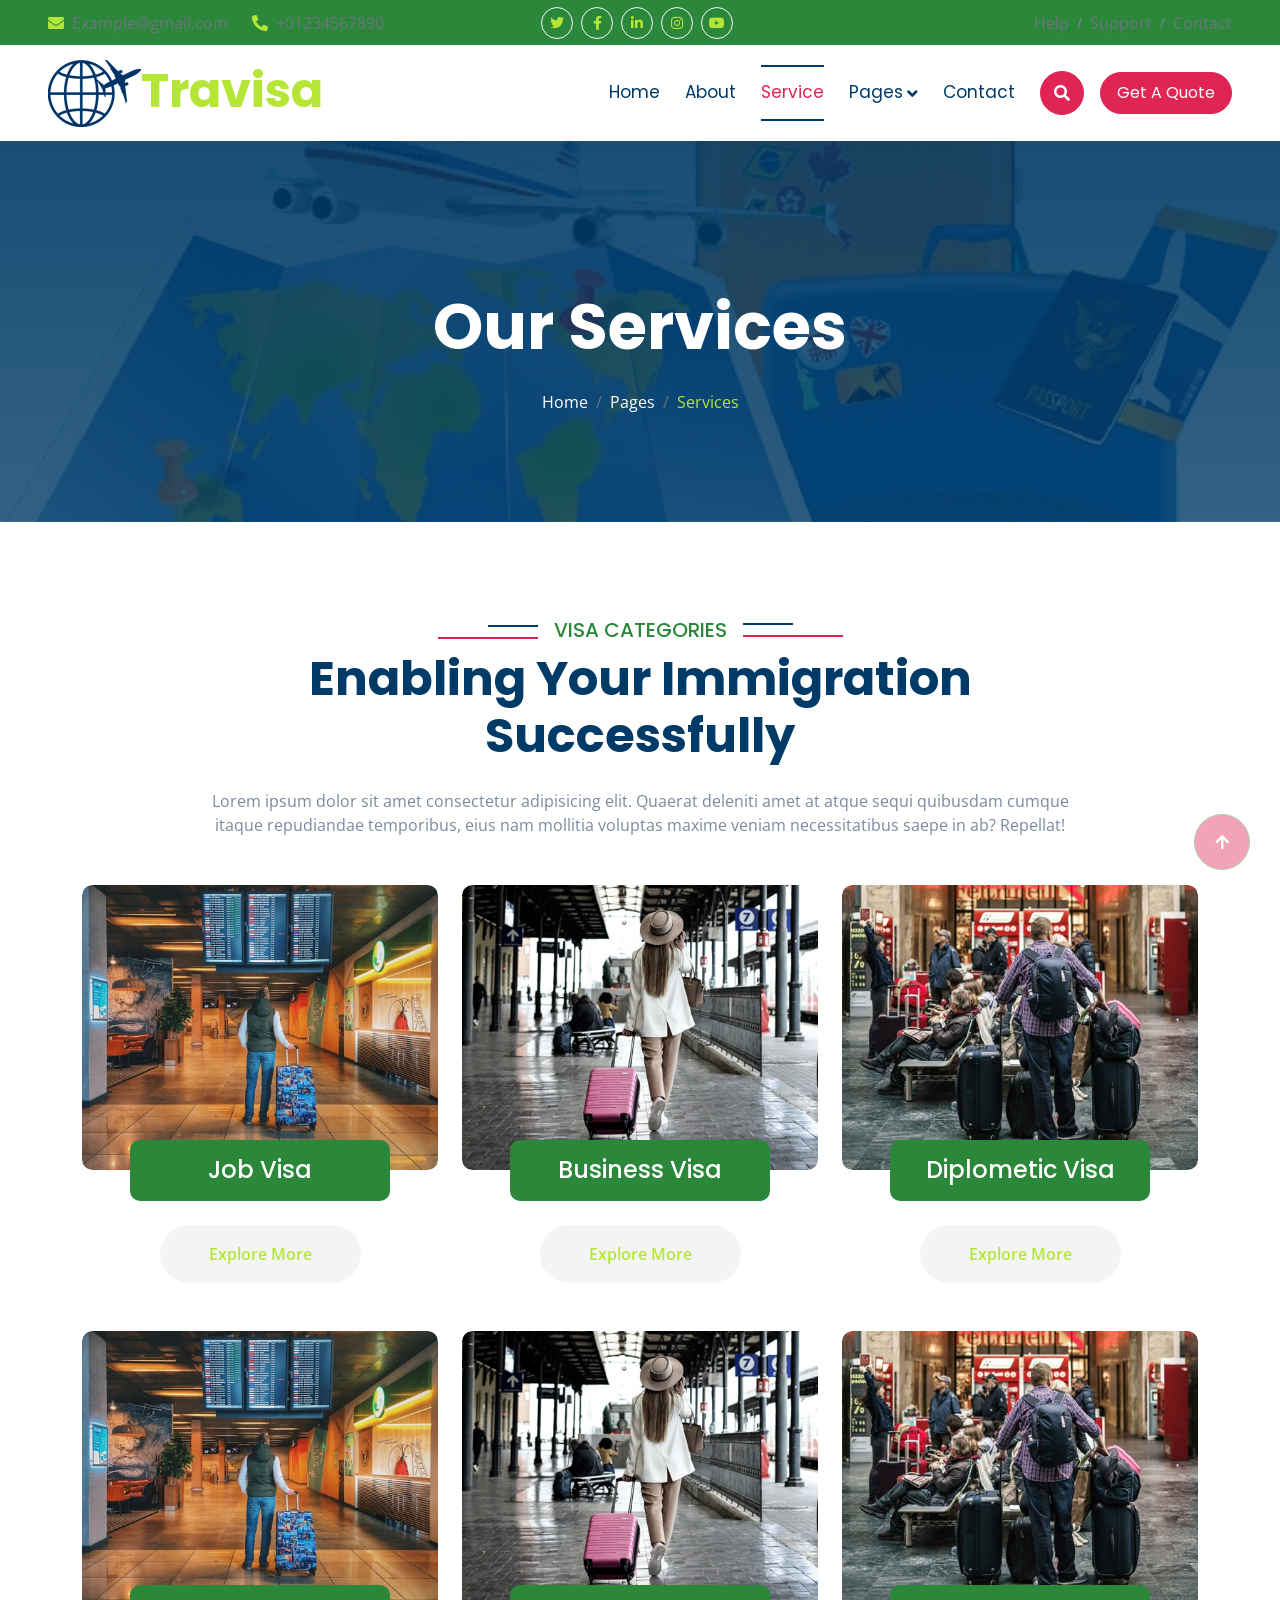
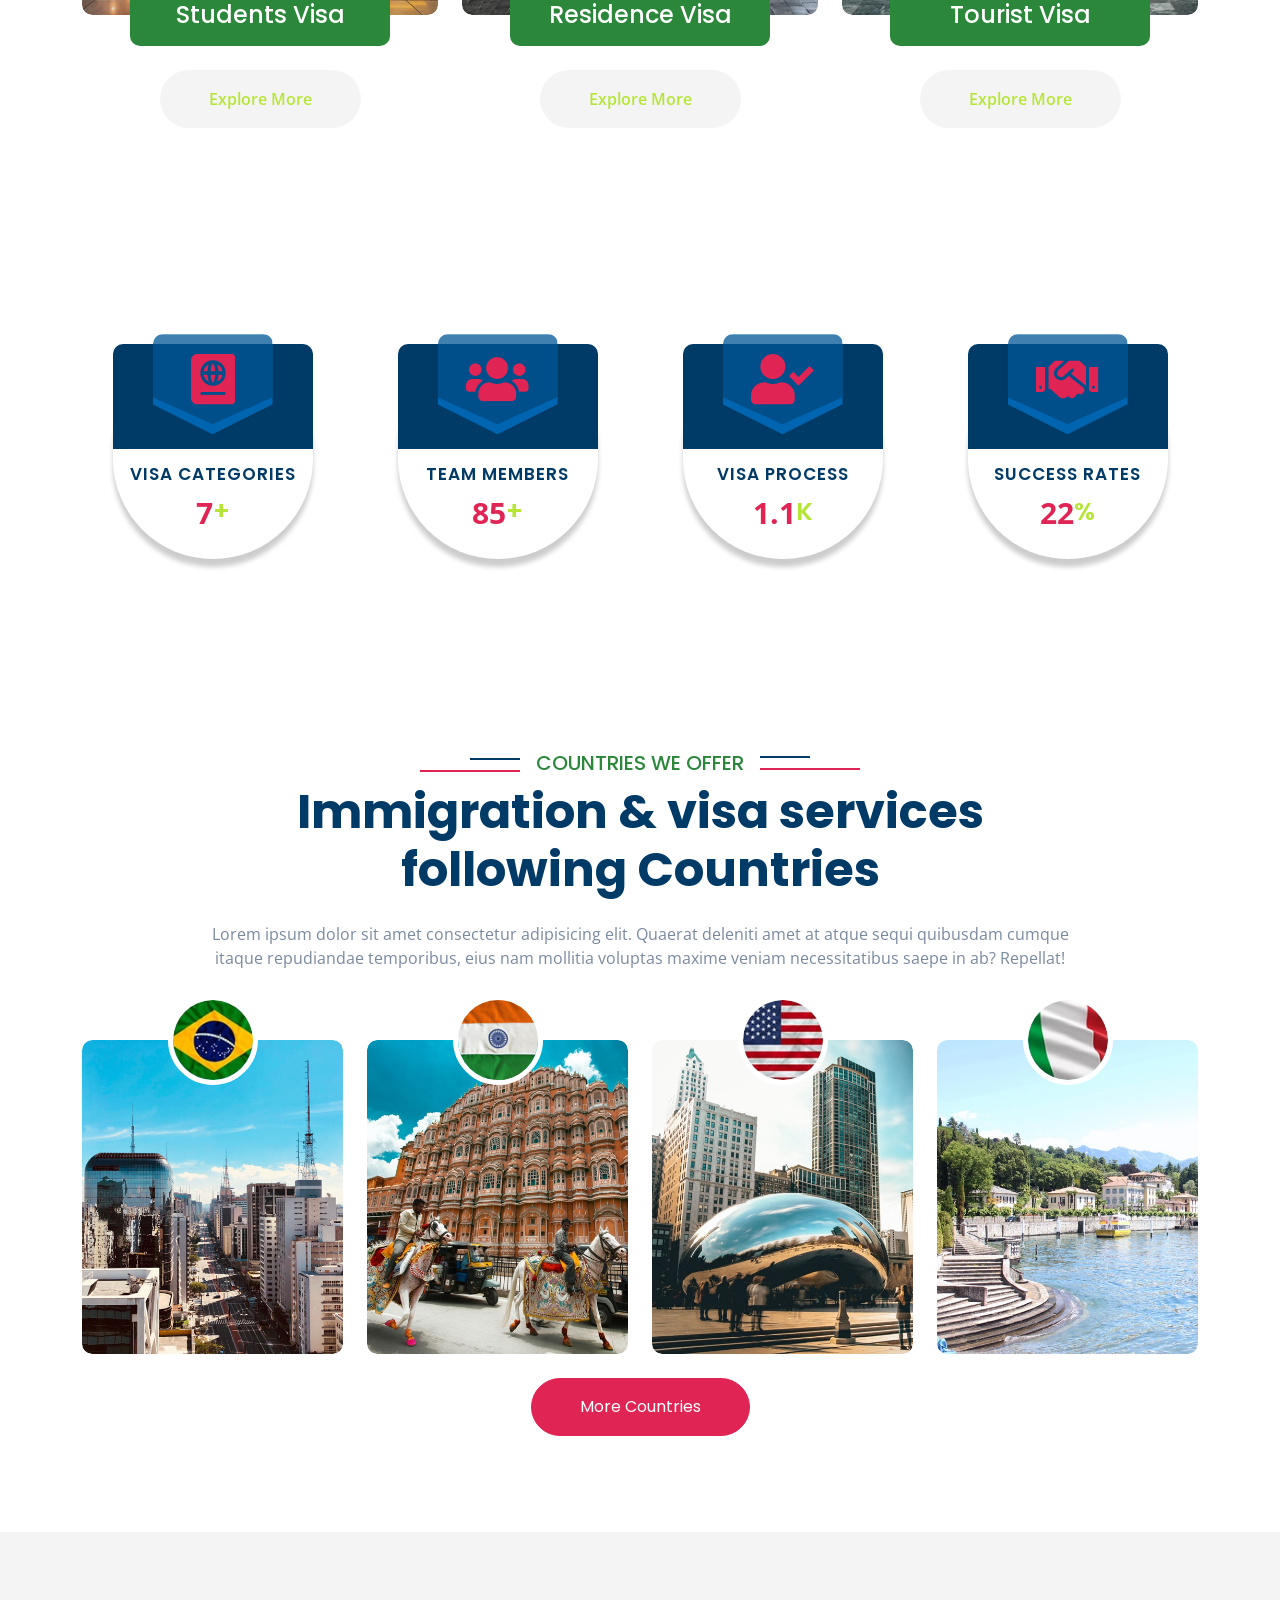
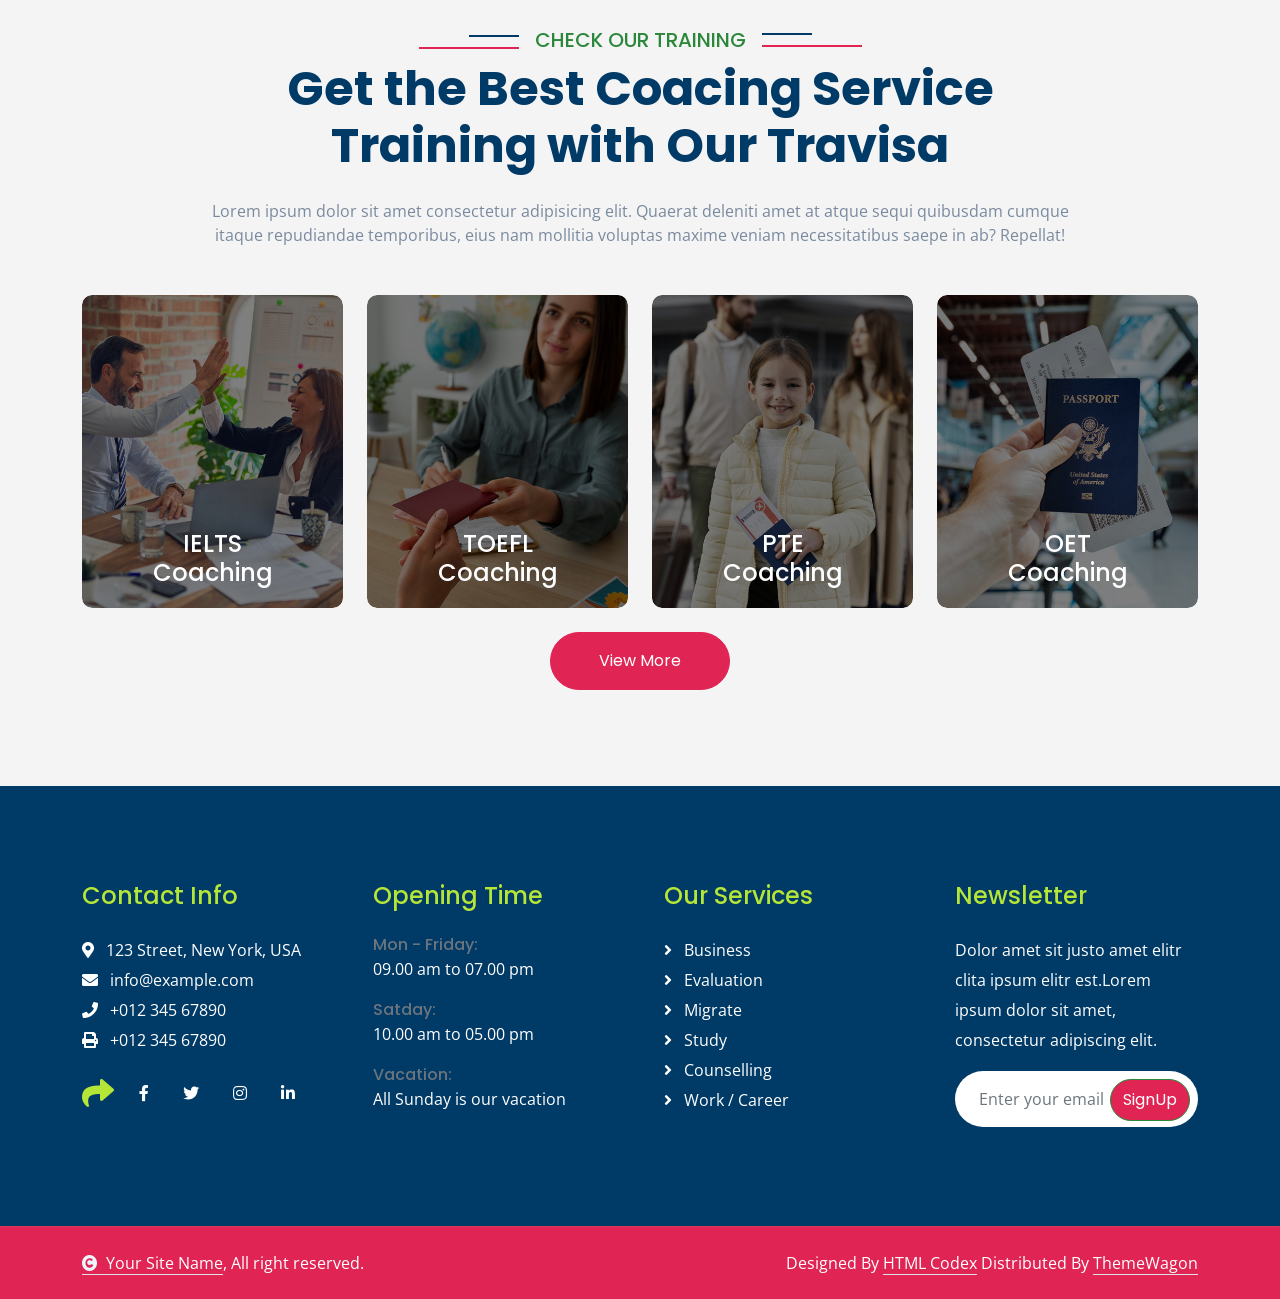
<file: service.html>
<!DOCTYPE html>
<html lang="en">

    <head>
        <meta charset="utf-8">
        <title>Travisa - Visa & Immigration Website Template</title>
        <meta content="width=device-width, initial-scale=1.0" name="viewport">
        <meta content="" name="keywords">
        <meta content="" name="description">

        <!-- Google Web Fonts -->
        <link rel="preconnect" href="https://fonts.googleapis.com">
        <link rel="preconnect" href="https://fonts.gstatic.com" crossorigin>
        <link href="https://fonts.googleapis.com/css2?family=Open+Sans:wght@400;500;600;700&family=Poppins:wght@200;300;400;500;600&display=swap" rel="stylesheet"> 

        <!-- Icon Font Stylesheet -->
        <link rel="stylesheet" href="https://use.fontawesome.com/releases/v5.15.4/css/all.css"/>
        <link href="https://cdn.jsdelivr.net/npm/bootstrap-icons@1.4.1/font/bootstrap-icons.css" rel="stylesheet">

        <!-- Libraries Stylesheet -->
        <link href="lib/animate/animate.min.css" rel="stylesheet">
        <link href="lib/owlcarousel/assets/owl.carousel.min.css" rel="stylesheet">


        <!-- Customized Bootstrap Stylesheet -->
        <link href="css/bootstrap.min.css" rel="stylesheet">

        <!-- Template Stylesheet -->
        <link href="css/style.css" rel="stylesheet">
    </head>

    <body>

        <!-- Spinner Start -->
        <div id="spinner" class="show bg-white position-fixed translate-middle w-100 vh-100 top-50 start-50 d-flex align-items-center justify-content-center">
            <div class="spinner-border text-secondary" style="width: 3rem; height: 3rem;" role="status">
                <span class="sr-only">Loading...</span>
            </div>
        </div>
        <!-- Spinner End -->


        <!-- Topbar Start -->
        <div class="container-fluid bg-primary px-5 d-none d-lg-block">
            <div class="row gx-0 align-items-center">
                <div class="col-lg-5 text-center text-lg-start mb-lg-0">
                    <div class="d-flex">
                        <a href="#" class="text-muted me-4"><i class="fas fa-envelope text-secondary me-2"></i>Example@gmail.com</a>
                        <a href="#" class="text-muted me-0"><i class="fas fa-phone-alt text-secondary me-2"></i>+01234567890</a>
                    </div>
                </div>
                <div class="col-lg-3 row-cols-1 text-center mb-2 mb-lg-0">
                    <div class="d-inline-flex align-items-center" style="height: 45px;">
                        <a class="btn btn-sm btn-outline-light btn-square rounded-circle me-2" href=""><i class="fab fa-twitter fw-normal text-secondary"></i></a>
                        <a class="btn btn-sm btn-outline-light btn-square rounded-circle me-2" href=""><i class="fab fa-facebook-f fw-normal text-secondary"></i></a>
                        <a class="btn btn-sm btn-outline-light btn-square rounded-circle me-2" href=""><i class="fab fa-linkedin-in fw-normal text-secondary"></i></a>
                        <a class="btn btn-sm btn-outline-light btn-square rounded-circle me-2" href=""><i class="fab fa-instagram fw-normal text-secondary"></i></a>
                        <a class="btn btn-sm btn-outline-light btn-square rounded-circle" href=""><i class="fab fa-youtube fw-normal text-secondary"></i></a>
                    </div>
                </div>
                <div class="col-lg-4 text-center text-lg-end">
                    <div class="d-inline-flex align-items-center" style="height: 45px;">
                        <a href="#" class="text-muted me-2"> Help</a><small> / </small>
                        <a href="#" class="text-muted mx-2"> Support</a><small> / </small>
                        <a href="#" class="text-muted ms-2"> Contact</a>
                    </div>
                </div>
            </div>
        </div>
        <!-- Topbar End -->

        <!-- Navbar & Hero Start -->
        <div class="container-fluid nav-bar p-0">
            <nav class="navbar navbar-expand-lg navbar-light bg-white px-4 px-lg-5 py-3 py-lg-0">
                <a href="" class="navbar-brand p-0">
                    <h1 class="display-5 text-secondary m-0"><img src="img/brand-logo.png" class="img-fluid" alt="">Travisa</h1>
                    <!-- <img src="img/logo.png" alt="Logo"> -->
                </a>
                <button class="navbar-toggler" type="button" data-bs-toggle="collapse" data-bs-target="#navbarCollapse">
                    <span class="fa fa-bars"></span>
                </button>
                <div class="collapse navbar-collapse" id="navbarCollapse">
                    <div class="navbar-nav ms-auto py-0">
                        <a href="index.html" class="nav-item nav-link">Home</a>
                        <a href="about.html" class="nav-item nav-link">About</a>
                        <a href="service.html" class="nav-item nav-link active">Service</a>
                        <div class="nav-item dropdown">
                            <a href="#" class="nav-link" data-bs-toggle="dropdown"><span class="dropdown-toggle">Pages</span></a>
                            <div class="dropdown-menu m-0">
                                <a href="feature.html" class="dropdown-item">Feature</a>
                                <a href="countries.html" class="dropdown-item">Countries</a>
                                <a href="testimonial.html" class="dropdown-item">Testimonial</a>
                                <a href="training.html" class="dropdown-item">Training</a>
                                <a href="404.html" class="dropdown-item">404 Page</a>
                            </div>
                        </div>
                        <a href="contact.html" class="nav-item nav-link">Contact</a>
                    </div>
                    <button class="btn btn-primary btn-md-square border-secondary mb-3 mb-md-3 mb-lg-0 me-3" data-bs-toggle="modal" data-bs-target="#searchModal"><i class="fas fa-search"></i></button>
                    <a href="" class="btn btn-primary border-secondary rounded-pill py-2 px-4 px-lg-3 mb-3 mb-md-3 mb-lg-0">Get A Quote</a>
                </div>
            </nav>
        </div>
        <!-- Navbar & Hero End -->

        <!-- Modal Search Start -->
        <div class="modal fade" id="searchModal" tabindex="-1" aria-labelledby="exampleModalLabel" aria-hidden="true">
            <div class="modal-dialog modal-fullscreen">
                <div class="modal-content rounded-0">
                    <div class="modal-header">
                        <h4 class="modal-title text-secondary mb-0" id="exampleModalLabel">Search by keyword</h4>
                        <button type="button" class="btn-close" data-bs-dismiss="modal" aria-label="Close"></button>
                    </div>
                    <div class="modal-body d-flex align-items-center">
                        <div class="input-group w-75 mx-auto d-flex">
                            <input type="search" class="form-control p-3" placeholder="keywords" aria-describedby="search-icon-1">
                            <span id="search-icon-1" class="input-group-text p-3"><i class="fa fa-search"></i></span>
                        </div>
                    </div>
                </div>
            </div>
        </div>
        <!-- Modal Search End -->

        <!-- Header Start -->
        <div class="container-fluid bg-breadcrumb">
            <div class="container text-center py-5" style="max-width: 900px;">
                <h3 class="text-white display-3 mb-4 wow fadeInDown" data-wow-delay="0.1s">Our Services</h1>
                <ol class="breadcrumb justify-content-center text-white mb-0 wow fadeInDown" data-wow-delay="0.3s">
                    <li class="breadcrumb-item"><a href="index.html" class="text-white">Home</a></li>
                    <li class="breadcrumb-item"><a href="#" class="text-white">Pages</a></li>
                    <li class="breadcrumb-item active text-secondary">Services</li>
                </ol>    
            </div>
        </div>
        <!-- Header End -->

        <!-- Services Start -->
        <div class="container-fluid service overflow-hidden py-5">
            <div class="container py-5">
                <div class="section-title text-center mb-5 wow fadeInUp" data-wow-delay="0.1s">
                    <div class="sub-style">
                        <h5 class="sub-title text-primary px-3">Visa Categories</h5>
                    </div>
                    <h1 class="display-5 mb-4">Enabling Your Immigration Successfully</h1>
                    <p class="mb-0">Lorem ipsum dolor sit amet consectetur adipisicing elit. Quaerat deleniti amet at atque sequi quibusdam cumque itaque repudiandae temporibus, eius nam mollitia voluptas maxime veniam necessitatibus saepe in ab? Repellat!</p>
                </div>
                <div class="row g-4">
                    <div class="col-lg-6 col-xl-4 wow fadeInUp" data-wow-delay="0.1s">
                        <div class="service-item">
                            <div class="service-inner">
                                <div class="service-img">
                                    <img src="img/service-1.jpg" class="img-fluid w-100 rounded" alt="Image">
                                </div>
                                <div class="service-title">
                                    <div class="service-title-name">
                                        <div class="bg-primary text-center rounded p-3 mx-5 mb-4">
                                            <a href="#" class="h4 text-white mb-0">Job Visa</a>
                                        </div>
                                        <a class="btn bg-light text-secondary rounded-pill py-3 px-5 mb-4" href="#">Explore More</a>
                                    </div>
                                    <div class="service-content pb-4">
                                        <a href="#"><h4 class="text-white mb-4 py-3">Job Visa</h4></a>
                                        <div class="px-4">
                                            <p class="mb-4">Lorem ipsum dolor sit amet consectetur, adipisicing elit. Mollitia fugit dolores nesciunt adipisci obcaecati veritatis cum, ratione aspernatur autem velit.</p>
                                            <a class="btn btn-primary border-secondary rounded-pill py-3 px-5" href="#">Explore More</a>
                                        </div>
                                    </div>
                                </div>
                            </div>
                        </div>
                    </div>
                    <div class="col-lg-6 col-xl-4 wow fadeInUp" data-wow-delay="0.3s">
                        <div class="service-item">
                            <div class="service-inner">
                                <div class="service-img">
                                    <img src="img/service-2.jpg" class="img-fluid w-100 rounded" alt="Image">
                                </div>
                                <div class="service-title">
                                    <div class="service-title-name">
                                        <div class="bg-primary text-center rounded p-3 mx-5 mb-4">
                                            <a href="#" class="h4 text-white mb-0">Business Visa</a>
                                        </div>
                                        <a class="btn bg-light text-secondary rounded-pill py-3 px-5 mb-4" href="#">Explore More</a>
                                    </div>
                                    <div class="service-content pb-4">
                                        <a href="#"><h4 class="text-white mb-4 py-3">Business Visa</h4></a>
                                        <div class="px-4">
                                            <p class="mb-4">Lorem ipsum dolor sit amet consectetur, adipisicing elit. Mollitia fugit dolores nesciunt adipisci obcaecati veritatis cum, ratione aspernatur autem velit.</p>
                                            <a class="btn btn-primary border-secondary rounded-pill text-white py-3 px-5" href="#">Explore More</a>
                                        </div>
                                    </div>
                                </div>
                            </div>
                        </div>
                    </div>
                    <div class="col-lg-6 col-xl-4 wow fadeInUp" data-wow-delay="0.5s">
                        <div class="service-item">
                            <div class="service-inner">
                                <div class="service-img">
                                    <img src="img/service-3.jpg" class="img-fluid w-100 rounded" alt="Image">
                                </div>
                                <div class="service-title">
                                    <div class="service-title-name">
                                        <div class="bg-primary text-center rounded p-3 mx-5 mb-4">
                                            <a href="#" class="h4 text-white mb-0">Diplometic Visa</a>
                                        </div>
                                        <a class="btn bg-light text-secondary rounded-pill py-3 px-5 mb-4" href="#">Explore More</a>
                                    </div>
                                    <div class="service-content pb-4">
                                        <a href="#"><h4 class="text-white mb-4 py-3">Diplometic Visa</h4></a>
                                        <div class="px-4">
                                            <p class="mb-4">Lorem ipsum dolor sit amet consectetur, adipisicing elit. Mollitia fugit dolores nesciunt adipisci obcaecati veritatis cum, ratione aspernatur autem velit.</p>
                                            <a class="btn btn-primary border-secondary rounded-pill text-white py-3 px-5" href="#">Explore More</a>
                                        </div>
                                    </div>
                                </div>
                            </div>
                        </div>
                    </div>
                    <div class="col-lg-6 col-xl-4 wow fadeInUp" data-wow-delay="0.1s">
                        <div class="service-item">
                            <div class="service-inner">
                                <div class="service-img">
                                    <img src="img/service-1.jpg" class="img-fluid w-100 rounded" alt="Image">
                                </div>
                                <div class="service-title">
                                    <div class="service-title-name">
                                        <div class="bg-primary text-center rounded p-3 mx-5 mb-4">
                                            <a href="#" class="h4 text-white mb-0">Students Visa</a>
                                        </div>
                                        <a class="btn bg-light text-secondary rounded-pill py-3 px-5 mb-4" href="#">Explore More</a>
                                    </div>
                                    <div class="service-content pb-4">
                                        <a href="#"><h4 class="text-white mb-4 py-3">Students Visa</h4></a>
                                        <div class="px-4">
                                            <p class="mb-4">Lorem ipsum dolor sit amet consectetur, adipisicing elit. Mollitia fugit dolores nesciunt adipisci obcaecati veritatis cum, ratione aspernatur autem velit.</p>
                                            <a class="btn btn-primary border-secondary rounded-pill text-white py-3 px-5" href="#">Explore More</a>
                                        </div>
                                    </div>
                                </div>
                            </div>
                        </div>
                    </div>
                    <div class="col-lg-6 col-xl-4 wow fadeInUp" data-wow-delay="0.3s">
                        <div class="service-item">
                            <div class="service-inner">
                                <div class="service-img">
                                    <img src="img/service-2.jpg" class="img-fluid w-100 rounded" alt="Image">
                                </div>
                                <div class="service-title">
                                    <div class="service-title-name">
                                        <div class="bg-primary text-center rounded p-3 mx-5 mb-4">
                                            <a href="#" class="h4 text-white mb-0">Residence Visa</a>
                                        </div>
                                        <a class="btn bg-light text-secondary rounded-pill py-3 px-5 mb-4" href="#">Explore More</a>
                                    </div>
                                    <div class="service-content pb-4">
                                        <a href="#"><h4 class="text-white mb-4 py-3">Residence Visa</h4></a>
                                        <div class="px-4">
                                            <p class="mb-4">Lorem ipsum dolor sit amet consectetur, adipisicing elit. Mollitia fugit dolores nesciunt adipisci obcaecati veritatis cum, ratione aspernatur autem velit.</p>
                                            <a class="btn btn-primary border-secondary rounded-pill text-white py-3 px-5" href="#">Explore More</a>
                                        </div>
                                    </div>
                                </div>
                            </div>
                        </div>
                    </div>
                    <div class="col-lg-6 col-xl-4 wow fadeInUp" data-wow-delay="0.5s">
                        <div class="service-item">
                            <div class="service-inner">
                                <div class="service-img">
                                    <img src="img/service-3.jpg" class="img-fluid w-100 rounded" alt="Image">
                                </div>
                                <div class="service-title">
                                    <div class="service-title-name">
                                        <div class="bg-primary text-center rounded p-3 mx-5 mb-4">
                                            <a href="#" class="h4 text-white mb-0">Tourist Visa</a>
                                        </div>
                                        <a class="btn bg-light text-secondary rounded-pill py-3 px-5 mb-4" href="#">Explore More</a>
                                    </div>
                                    <div class="service-content pb-4">
                                        <a href="#"><h4 class="text-white mb-4 py-3">Tourist Visa</h4></a>
                                        <div class="px-4">
                                            <p class="mb-4">Lorem ipsum dolor sit amet consectetur, adipisicing elit. Mollitia fugit dolores nesciunt adipisci obcaecati veritatis cum, ratione aspernatur autem velit.</p>
                                            <a class="btn btn-primary border-secondary rounded-pill text-white py-3 px-5" href="#">Explore More</a>
                                        </div>
                                    </div>
                                </div>
                            </div>
                        </div>
                    </div>
                </div>
            </div>
        </div>
        <!-- Services End -->


        <!-- Counter Facts Start -->
        <div class="container-fluid counter-facts py-5">
            <div class="container py-5">
                <div class="row g-4">
                    <div class="col-12 col-sm-6 col-md-6 col-xl-3 wow fadeInUp" data-wow-delay="0.1s">
                        <div class="counter">
                            <div class="counter-icon">
                                <i class="fas fa-passport"></i>
                            </div>
                            <div class="counter-content">
                                <h3>Visa Categories</h3>
                                <div class="d-flex align-items-center justify-content-center">
                                    <span class="counter-value" data-toggle="counter-up">31</span>
                                    <h4 class="text-secondary mb-0" style="font-weight: 600; font-size: 25px;">+</h4>
                                </div>
                            </div>
                        </div>
                    </div>
                    <div class="col-12 col-sm-6 col-md-6 col-xl-3 wow fadeInUp" data-wow-delay="0.3s">
                        <div class="counter">
                            <div class="counter-icon">
                                <i class="fas fa-users"></i>
                            </div>
                            <div class="counter-content">
                                <h3>Team Members</h3>
                                <div class="d-flex align-items-center justify-content-center">
                                    <span class="counter-value" data-toggle="counter-up">377</span>
                                    <h4 class="text-secondary mb-0" style="font-weight: 600; font-size: 25px;">+</h4>
                                </div>
                            </div>
                        </div>
                    </div>
                    <div class="col-12 col-sm-6 col-md-6 col-xl-3 wow fadeInUp" data-wow-delay="0.5s">
                        <div class="counter">
                            <div class="counter-icon">
                                <i class="fas fa-user-check"></i>
                            </div>
                            <div class="counter-content">
                                <h3>Visa Process</h3>
                                <div class="d-flex align-items-center justify-content-center">
                                    <span class="counter-value" data-toggle="counter-up">4.9</span>
                                    <h4 class="text-secondary mb-0" style="font-weight: 600; font-size: 25px;">K</h4>
                                </div>
                            </div>
                        </div>
                    </div>
                    <div class="col-12 col-sm-6 col-md-6 col-xl-3 wow fadeInUp" data-wow-delay="0.7s">
                        <div class="counter">
                            <div class="counter-icon">
                                <i class="fas fa-handshake"></i>
                            </div>
                            <div class="counter-content">
                                <h3>Success Rates</h3>
                                <div class="d-flex align-items-center justify-content-center">
                                    <span class="counter-value" data-toggle="counter-up">98</span>
                                    <h4 class="text-secondary mb-0" style="font-weight: 600; font-size: 25px;">%</h4>
                                </div>
                            </div>
                        </div>
                    </div>
                </div>
            </div>
        </div>
        <!-- Counter Facts End -->

        <!-- Countries We Offer Start -->
        <div class="container-fluid country overflow-hidden py-5">
            <div class="container py-5">
                <div class="section-title text-center wow fadeInUp" data-wow-delay="0.1s" style="margin-bottom: 70px;">
                    <div class="sub-style">
                        <h5 class="sub-title text-primary px-3">COUNTRIES WE OFFER</h5>
                    </div>
                    <h1 class="display-5 mb-4">Immigration & visa services following Countries</h1>
                    <p class="mb-0">Lorem ipsum dolor sit amet consectetur adipisicing elit. Quaerat deleniti amet at atque sequi quibusdam cumque itaque repudiandae temporibus, eius nam mollitia voluptas maxime veniam necessitatibus saepe in ab? Repellat!</p>
                </div>
                <div class="row g-4 text-center">
                    <div class="col-lg-6 col-xl-3 mb-5 mb-xl-0 wow fadeInUp" data-wow-delay="0.1s">
                        <div class="country-item">
                            <div class="rounded overflow-hidden">
                                <img src="img/country-1.jpg" class="img-fluid w-100 rounded" alt="Image">
                            </div>
                            <div class="country-flag">
                                <img src="img/brazil.jpg" class="img-fluid rounded-circle" alt="Image">
                            </div>
                            <div class="country-name">
                                <a href="#" class="text-white fs-4">Brazil</a>
                            </div>
                        </div>
                    </div>
                    <div class="col-lg-6 col-xl-3 mb-5 mb-xl-0 wow fadeInUp" data-wow-delay="0.3s">
                        <div class="country-item">
                            <div class="rounded overflow-hidden">
                                <img src="img/country-2.jpg" class="img-fluid w-100 rounded" alt="Image">
                            </div>
                            <div class="country-flag">
                                <img src="img/india.jpg" class="img-fluid rounded-circle" alt="Image">
                            </div>
                            <div class="country-name">
                                <a href="#" class="text-white fs-4">india</a>
                            </div>
                        </div>
                    </div>
                    <div class="col-lg-6 col-xl-3 mb-5 mb-xl-0 wow fadeInUp" data-wow-delay="0.5s">
                        <div class="country-item">
                            <div class="rounded overflow-hidden">
                                <img src="img/country-3.jpg" class="img-fluid w-100 rounded" alt="Image">
                            </div>
                            <div class="country-flag">
                                <img src="img/usa.jpg" class="img-fluid rounded-circle" alt="Image">
                            </div>
                            <div class="country-name">
                                <a href="#" class="text-white fs-4">New York</a>
                            </div>
                        </div>
                    </div>
                    <div class="col-lg-6 col-xl-3 mb-5 mb-xl-0 wow fadeInUp" data-wow-delay="0.7s">
                        <div class="country-item">
                            <div class="rounded overflow-hidden">
                                <img src="img/country-4.jpg" class="img-fluid w-100 rounded" alt="Image">
                            </div>
                            <div class="country-flag">
                                <img src="img/italy.jpg" class="img-fluid rounded-circle" alt="Image">
                            </div>
                            <div class="country-name">
                                <a href="#" class="text-white fs-4">Italy</a>
                            </div>
                        </div>
                    </div>
                    <div class="col-12">
                        <a class="btn btn-primary border-secondary rounded-pill py-3 px-5 wow fadeInUp" data-wow-delay="0.1s" href="#">More Countries</a>
                    </div>
                </div>
            </div>
        </div>
        <!-- Countries We Offer End -->

        <!-- Training Start -->
        <div class="container-fluid training bg-light overflow-hidden py-5">
            <div class="container py-5">
                <div class="section-title text-center mb-5 wow fadeInUp" data-wow-delay="0.1s">
                    <div class="sub-style">
                        <h5 class="sub-title text-primary px-3">CHECK OUR TRAINING</h5>
                    </div>
                    <h1 class="display-5 mb-4">Get the Best Coacing Service Training with Our Travisa</h1>
                    <p class="mb-0">Lorem ipsum dolor sit amet consectetur adipisicing elit. Quaerat deleniti amet at atque sequi quibusdam cumque itaque repudiandae temporibus, eius nam mollitia voluptas maxime veniam necessitatibus saepe in ab? Repellat!</p>
                </div>
                <div class="row g-4">
                    <div class="col-lg-6 col-lg-6 col-xl-3 wow fadeInUp" data-wow-delay="0.1s">
                        <div class="training-item">
                            <div class="training-inner">
                                <img src="img/training-1.jpg" class="img-fluid w-100 rounded" alt="Image">
                                <div class="training-title-name">
                                    <a href="#" class="h4 text-white mb-0">IELTS</a>
                                    <a href="#" class="h4 text-white mb-0">Coaching</a>
                                </div>
                            </div>
                            <div class="training-content bg-secondary rounded-bottom p-4">
                                <a href="#"><h4 class="text-white">IELTS Coaching</h4></a>
                                <p class="text-white-50">Lorem ipsum dolor sit amet consectetur adipisicing elit. Autem, veritatis.</p>
                                <a class="btn btn-secondary rounded-pill text-white p-0" href="#">Read More <i class="fa fa-arrow-right"></i></a>
                            </div>
                        </div>
                    </div>
                    <div class="col-lg-6 col-lg-6 col-xl-3 wow fadeInUp" data-wow-delay="0.3s">
                        <div class="training-item">
                            <div class="training-inner">
                                <img src="img/training-2.jpg" class="img-fluid w-100 rounded" alt="Image">
                                <div class="training-title-name">
                                    <a href="#" class="h4 text-white mb-0">TOEFL</a>
                                    <a href="#" class="h4 text-white mb-0">Coaching</a>
                                </div>
                            </div>
                            <div class="training-content bg-secondary rounded-bottom p-4">
                                <a href="#"><h4 class="text-white">TOEFL Coaching</h4></a>
                                <p class="text-white-50">Lorem ipsum dolor sit amet consectetur adipisicing elit. Autem, veritatis.</p>
                                <a class="btn btn-secondary rounded-pill text-white p-0" href="#">Read More <i class="fa fa-arrow-right"></i></a>
                            </div>
                        </div>
                    </div>
                    <div class="col-lg-6 col-lg-6 col-xl-3 wow fadeInUp" data-wow-delay="0.5s">
                        <div class="training-item">
                            <div class="training-inner">
                                <img src="img/training-3.jpg" class="img-fluid w-100 rounded" alt="Image">
                                <div class="training-title-name">
                                    <a href="#" class="h4 text-white mb-0">PTE</a>
                                    <a href="#" class="h4 text-white mb-0">Coaching</a>
                                </div>
                            </div>
                            <div class="training-content bg-secondary rounded-bottom p-4">
                                <a href="#"><h4 class="text-white">PTE Coaching</h4></a>
                                <p class="text-white-50">Lorem ipsum dolor sit amet consectetur adipisicing elit. Autem, veritatis.</p>
                                <a class="btn btn-secondary rounded-pill text-white p-0" href="#">Read More <i class="fa fa-arrow-right"></i></a>
                            </div>
                        </div>
                    </div>
                    <div class="col-lg-6 col-lg-6 col-xl-3 wow fadeInUp" data-wow-delay="0.7s">
                        <div class="training-item">
                            <div class="training-inner">
                                <img src="img/training-4.jpg" class="img-fluid w-100 rounded" alt="Image">
                                <div class="training-title-name">
                                    <a href="#" class="h4 text-white mb-0">OET</a>
                                    <a href="#" class="h4 text-white mb-0">Coaching</a>
                                </div>
                            </div>
                            <div class="training-content bg-secondary rounded-bottom p-4">
                                <a href="#"><h4 class="text-white">OET Coaching</h4></a>
                                <p class="text-white-50">Lorem ipsum dolor sit amet consectetur adipisicing elit. Autem, veritatis.</p>
                                <a class="btn btn-secondary rounded-pill text-white p-0" href="#">Read More <i class="fa fa-arrow-right"></i></a>
                            </div>
                        </div>
                    </div>
                    <div class="col-12 text-center">
                        <a class="btn btn-primary border-secondary rounded-pill py-3 px-5 wow fadeInUp" data-wow-delay="0.1s" href="#">View More</a>
                    </div>
                </div>
            </div>
        </div>
        <!-- Training End -->

        <!-- Footer Start -->
        <div class="container-fluid footer py-5 wow fadeIn" data-wow-delay="0.2s">
            <div class="container py-5">
                <div class="row g-5">
                    <div class="col-md-6 col-lg-6 col-xl-3">
                        <div class="footer-item d-flex flex-column">
                            <h4 class="text-secondary mb-4">Contact Info</h4>
                            <a href=""><i class="fa fa-map-marker-alt me-2"></i> 123 Street, New York, USA</a>
                            <a href=""><i class="fas fa-envelope me-2"></i> info@example.com</a>
                            <a href=""><i class="fas fa-phone me-2"></i> +012 345 67890</a>
                            <a href="" class="mb-3"><i class="fas fa-print me-2"></i> +012 345 67890</a>
                            <div class="d-flex align-items-center">
                                <i class="fas fa-share fa-2x text-secondary me-2"></i>
                                <a class="btn mx-1" href=""><i class="fab fa-facebook-f"></i></a>
                                <a class="btn mx-1" href=""><i class="fab fa-twitter"></i></a>
                                <a class="btn mx-1" href=""><i class="fab fa-instagram"></i></a>
                                <a class="btn mx-1" href=""><i class="fab fa-linkedin-in"></i></a>
                            </div>
                        </div>
                    </div>
                    <div class="col-md-6 col-lg-6 col-xl-3">
                        <div class="footer-item d-flex flex-column">
                            <h4 class="text-secondary mb-4">Opening Time</h4>
                            <div class="mb-3">
                                <h6 class="text-muted mb-0">Mon - Friday:</h6>
                                <p class="text-white mb-0">09.00 am to 07.00 pm</p>
                            </div>
                            <div class="mb-3">
                                <h6 class="text-muted mb-0">Satday:</h6>
                                <p class="text-white mb-0">10.00 am to 05.00 pm</p>
                            </div>
                            <div class="mb-3">
                                <h6 class="text-muted mb-0">Vacation:</h6>
                                <p class="text-white mb-0">All Sunday is our vacation</p>
                            </div>
                        </div>
                    </div>
                    <div class="col-md-6 col-lg-6 col-xl-3">
                        <div class="footer-item d-flex flex-column">
                            <h4 class="text-secondary mb-4">Our Services</h4>
                            <a href="#" class=""><i class="fas fa-angle-right me-2"></i> Business</a>
                            <a href="#" class=""><i class="fas fa-angle-right me-2"></i> Evaluation</a>
                            <a href="#" class=""><i class="fas fa-angle-right me-2"></i> Migrate</a>
                            <a href="#" class=""><i class="fas fa-angle-right me-2"></i> Study</a>
                            <a href="#" class=""><i class="fas fa-angle-right me-2"></i> Counselling</a>
                            <a href="#" class=""><i class="fas fa-angle-right me-2"></i> Work / Career</a>
                        </div>
                    </div>
                    <div class="col-md-6 col-lg-6 col-xl-3">
                        <div class="footer-item">
                            <h4 class="text-secondary mb-4">Newsletter</h4>
                            <p class="text-white mb-3">Dolor amet sit justo amet elitr clita ipsum elitr est.Lorem ipsum dolor sit amet, consectetur adipiscing elit.</p>
                            <div class="position-relative mx-auto rounded-pill">
                                <input class="form-control border-0 rounded-pill w-100 py-3 ps-4 pe-5" type="text" placeholder="Enter your email">
                                <button type="button" class="btn btn-primary rounded-pill position-absolute top-0 end-0 py-2 mt-2 me-2">SignUp</button>
                            </div>
                        </div>
                    </div>
                </div>
            </div>
        </div>
        <!-- Footer End -->
        
        <!-- Copyright Start -->
        <div class="container-fluid copyright py-4">
            <div class="container">
                <div class="row g-4 align-items-center">
                    <div class="col-md-6 text-center text-md-start mb-md-0">
                        <span class="text-white"><a href="#" class="border-bottom text-white"><i class="fas fa-copyright text-light me-2"></i>Your Site Name</a>, All right reserved.</span>
                    </div>
                    <div class="col-md-6 text-center text-md-end text-white">
                        <!--/*** This template is free as long as you keep the below author’s credit link/attribution link/backlink. ***/-->
                        <!--/*** If you'd like to use the template without the below author’s credit link/attribution link/backlink, ***/-->
                        <!--/*** you can purchase the Credit Removal License from "https://htmlcodex.com/credit-removal". ***/-->
                        Designed By <a class="border-bottom text-white" href="https://htmlcodex.com">HTML Codex</a> Distributed By <a class="border-bottom text-white" href="https://themewagon.com">ThemeWagon</a>
                    </div>
                </div>
            </div>
        </div>
        <!-- Copyright End -->

        <!-- Back to Top -->
        <a href="#" class="btn btn-primary btn-lg-square back-to-top"><i class="fa fa-arrow-up"></i></a>   

        
    <!-- JavaScript Libraries -->
    <script src="https://ajax.googleapis.com/ajax/libs/jquery/3.6.4/jquery.min.js"></script>
    <script src="https://cdn.jsdelivr.net/npm/bootstrap@5.0.0/dist/js/bootstrap.bundle.min.js"></script>
    <script src="lib/wow/wow.min.js"></script>
    <script src="lib/easing/easing.min.js"></script>
    <script src="lib/waypoints/waypoints.min.js"></script>
    <script src="lib/counterup/counterup.min.js"></script>
    <script src="lib/owlcarousel/owl.carousel.min.js"></script>
    

    <!-- Template Javascript -->
    <script src="js/main.js"></script>
    </body>

</html>
</file>
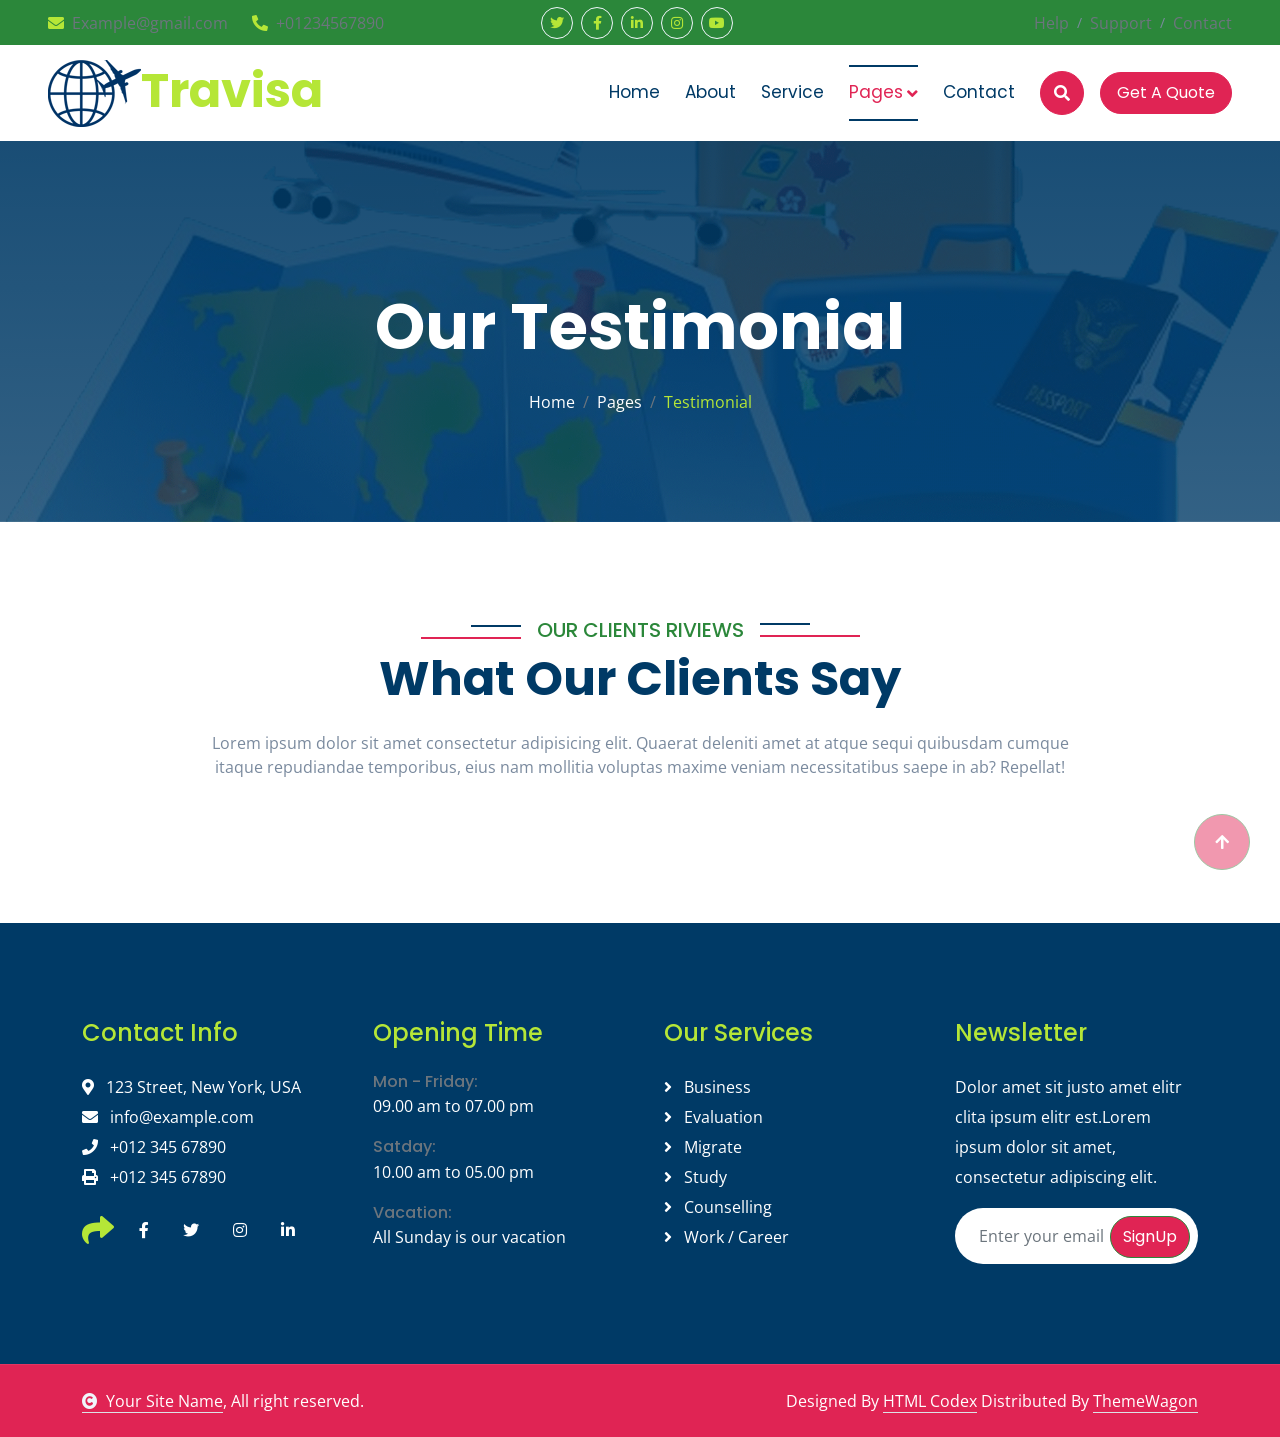
<file: testimonial.html>
<!DOCTYPE html>
<html lang="en">

    <head>
        <meta charset="utf-8">
        <title>Travisa - Visa & Immigration Website Template</title>
        <meta content="width=device-width, initial-scale=1.0" name="viewport">
        <meta content="" name="keywords">
        <meta content="" name="description">

        <!-- Google Web Fonts -->
        <link rel="preconnect" href="https://fonts.googleapis.com">
        <link rel="preconnect" href="https://fonts.gstatic.com" crossorigin>
        <link href="https://fonts.googleapis.com/css2?family=Open+Sans:wght@400;500;600;700&family=Poppins:wght@200;300;400;500;600&display=swap" rel="stylesheet"> 

        <!-- Icon Font Stylesheet -->
        <link rel="stylesheet" href="https://use.fontawesome.com/releases/v5.15.4/css/all.css"/>
        <link href="https://cdn.jsdelivr.net/npm/bootstrap-icons@1.4.1/font/bootstrap-icons.css" rel="stylesheet">

        <!-- Libraries Stylesheet -->
        <link href="lib/animate/animate.min.css" rel="stylesheet">
        <link href="lib/owlcarousel/assets/owl.carousel.min.css" rel="stylesheet">


        <!-- Customized Bootstrap Stylesheet -->
        <link href="css/bootstrap.min.css" rel="stylesheet">

        <!-- Template Stylesheet -->
        <link href="css/style.css" rel="stylesheet">
    </head>

    <body>

        <!-- Spinner Start -->
        <div id="spinner" class="show bg-white position-fixed translate-middle w-100 vh-100 top-50 start-50 d-flex align-items-center justify-content-center">
            <div class="spinner-border text-secondary" style="width: 3rem; height: 3rem;" role="status">
                <span class="sr-only">Loading...</span>
            </div>
        </div>
        <!-- Spinner End -->


        <!-- Topbar Start -->
        <div class="container-fluid bg-primary px-5 d-none d-lg-block">
            <div class="row gx-0 align-items-center">
                <div class="col-lg-5 text-center text-lg-start mb-lg-0">
                    <div class="d-flex">
                        <a href="#" class="text-muted me-4"><i class="fas fa-envelope text-secondary me-2"></i>Example@gmail.com</a>
                        <a href="#" class="text-muted me-0"><i class="fas fa-phone-alt text-secondary me-2"></i>+01234567890</a>
                    </div>
                </div>
                <div class="col-lg-3 row-cols-1 text-center mb-2 mb-lg-0">
                    <div class="d-inline-flex align-items-center" style="height: 45px;">
                        <a class="btn btn-sm btn-outline-light btn-square rounded-circle me-2" href=""><i class="fab fa-twitter fw-normal text-secondary"></i></a>
                        <a class="btn btn-sm btn-outline-light btn-square rounded-circle me-2" href=""><i class="fab fa-facebook-f fw-normal text-secondary"></i></a>
                        <a class="btn btn-sm btn-outline-light btn-square rounded-circle me-2" href=""><i class="fab fa-linkedin-in fw-normal text-secondary"></i></a>
                        <a class="btn btn-sm btn-outline-light btn-square rounded-circle me-2" href=""><i class="fab fa-instagram fw-normal text-secondary"></i></a>
                        <a class="btn btn-sm btn-outline-light btn-square rounded-circle" href=""><i class="fab fa-youtube fw-normal text-secondary"></i></a>
                    </div>
                </div>
                <div class="col-lg-4 text-center text-lg-end">
                    <div class="d-inline-flex align-items-center" style="height: 45px;">
                        <a href="#" class="text-muted me-2"> Help</a><small> / </small>
                        <a href="#" class="text-muted mx-2"> Support</a><small> / </small>
                        <a href="#" class="text-muted ms-2"> Contact</a>
                    </div>
                </div>
            </div>
        </div>
        <!-- Topbar End -->

        <!-- Navbar & Hero Start -->
        <div class="container-fluid nav-bar p-0">
            <nav class="navbar navbar-expand-lg navbar-light bg-white px-4 px-lg-5 py-3 py-lg-0">
                <a href="" class="navbar-brand p-0">
                    <h1 class="display-5 text-secondary m-0"><img src="img/brand-logo.png" class="img-fluid" alt="">Travisa</h1>
                    <!-- <img src="img/logo.png" alt="Logo"> -->
                </a>
                <button class="navbar-toggler" type="button" data-bs-toggle="collapse" data-bs-target="#navbarCollapse">
                    <span class="fa fa-bars"></span>
                </button>
                <div class="collapse navbar-collapse" id="navbarCollapse">
                    <div class="navbar-nav ms-auto py-0">
                        <a href="index.html" class="nav-item nav-link">Home</a>
                        <a href="about.html" class="nav-item nav-link">About</a>
                        <a href="service.html" class="nav-item nav-link">Service</a>
                        <div class="nav-item dropdown">
                            <a href="#" class="nav-link active" data-bs-toggle="dropdown"><span class="dropdown-toggle">Pages</span></a>
                            <div class="dropdown-menu m-0">
                                <a href="feature.html" class="dropdown-item">Feature</a>
                                <a href="countries.html" class="dropdown-item">Countries</a>
                                <a href="testimonial.html" class="dropdown-item active">Testimonial</a>
                                <a href="training.html" class="dropdown-item">Training</a>
                                <a href="404.html" class="dropdown-item">404 Page</a>
                            </div>
                        </div>
                        <a href="contact.html" class="nav-item nav-link">Contact</a>
                    </div>
                    <button class="btn btn-primary btn-md-square border-secondary mb-3 mb-md-3 mb-lg-0 me-3" data-bs-toggle="modal" data-bs-target="#searchModal"><i class="fas fa-search"></i></button>
                    <a href="" class="btn btn-primary border-secondary rounded-pill py-2 px-4 px-lg-3 mb-3 mb-md-3 mb-lg-0">Get A Quote</a>
                </div>
            </nav>
        </div>
        <!-- Navbar & Hero End -->

        <!-- Modal Search Start -->
        <div class="modal fade" id="searchModal" tabindex="-1" aria-labelledby="exampleModalLabel" aria-hidden="true">
            <div class="modal-dialog modal-fullscreen">
                <div class="modal-content rounded-0">
                    <div class="modal-header">
                        <h4 class="modal-title text-secondary mb-0" id="exampleModalLabel">Search by keyword</h4>
                        <button type="button" class="btn-close" data-bs-dismiss="modal" aria-label="Close"></button>
                    </div>
                    <div class="modal-body d-flex align-items-center">
                        <div class="input-group w-75 mx-auto d-flex">
                            <input type="search" class="form-control p-3" placeholder="keywords" aria-describedby="search-icon-1">
                            <span id="search-icon-1" class="input-group-text p-3"><i class="fa fa-search"></i></span>
                        </div>
                    </div>
                </div>
            </div>
        </div>
        <!-- Modal Search End -->

        <!-- Header Start -->
        <div class="container-fluid bg-breadcrumb">
            <div class="container text-center py-5" style="max-width: 900px;">
                <h3 class="text-white display-3 mb-4 wow fadeInDown" data-wow-delay="0.1s">Our Testimonial</h1>
                <ol class="breadcrumb justify-content-center text-white mb-0 wow fadeInDown" data-wow-delay="0.3s">
                    <li class="breadcrumb-item"><a href="index.html" class="text-white">Home</a></li>
                    <li class="breadcrumb-item"><a href="#" class="text-white">Pages</a></li>
                    <li class="breadcrumb-item active text-secondary">Testimonial</li>
                </ol>    
            </div>
        </div>
        <!-- Header End -->

        <!-- Testimonial Start -->
        <div class="container-fluid testimonial overflow-hidden py-5">
            <div class="container py-5">
                <div class="section-title text-center mb-5 wow fadeInUp" data-wow-delay="0.1s">
                    <div class="sub-style">
                        <h5 class="sub-title text-primary px-3">OUR CLIENTS RIVIEWS</h5>
                    </div>
                    <h1 class="display-5 mb-4">What Our Clients Say</h1>
                    <p class="mb-0">Lorem ipsum dolor sit amet consectetur adipisicing elit. Quaerat deleniti amet at atque sequi quibusdam cumque itaque repudiandae temporibus, eius nam mollitia voluptas maxime veniam necessitatibus saepe in ab? Repellat!</p>
                </div>
                <div class="owl-carousel testimonial-carousel wow zoomInDown" data-wow-delay="0.2s">
                    <div class="testimonial-item">
                        <div class="testimonial-content p-4 mb-5">
                            <p class="fs-5 mb-0">Lorem ipsum dolor sit amet, consectetur adipiscing elit, sed do eiusmod tempor incididunt ut labore et dolore magna aliqua. Ut enim ad minim veniam, quis nostrud exercitati eiusmod tempor incididunt.
                            </p>
                            <div class="d-flex justify-content-end">
                                <i class="fas fa-star text-secondary"></i>
                                <i class="fas fa-star text-secondary"></i>
                                <i class="fas fa-star text-secondary"></i>
                                <i class="fas fa-star text-secondary"></i>
                                <i class="fas fa-star text-secondary"></i>
                            </div>
                        </div>
                        <div class="d-flex">
                            <div class="rounded-circle me-4" style="width: 100px; height: 100px;">
                                <img class="img-fluid rounded-circle" src="img/testimonial-1.jpg" alt="img">
                            </div>
                            <div class="my-auto">
                                <h5>Person Name</h5>
                                <p class="mb-0">Profession</p>
                            </div>
                        </div>
                    </div>
                    <div class="testimonial-item">
                        <div class="testimonial-content p-4 mb-5">
                            <p class="fs-5 mb-0">Lorem ipsum dolor sit amet, consectetur adipiscing elit, sed do eiusmod tempor incididunt ut labore et dolore magna aliqua. Ut enim ad minim veniam, quis nostrud exercitati eiusmod tempor incididunt.
                            </p>
                            <div class="d-flex justify-content-end">
                                <i class="fas fa-star text-secondary"></i>
                                <i class="fas fa-star text-secondary"></i>
                                <i class="fas fa-star text-secondary"></i>
                                <i class="fas fa-star text-secondary"></i>
                                <i class="fas fa-star text-secondary"></i>
                            </div>
                        </div>
                        <div class="d-flex">
                            <div class="rounded-circle me-4" style="width: 100px; height: 100px;">
                                <img class="img-fluid rounded-circle" src="img/testimonial-2.jpg" alt="img">
                            </div>
                            <div class="my-auto">
                                <h5>Person Name</h5>
                                <p class="mb-0">Profession</p>
                            </div>
                        </div>
                    </div>
                    <div class="testimonial-item">
                        <div class="testimonial-content p-4 mb-5">
                            <p class="fs-5 mb-0">Lorem ipsum dolor sit amet, consectetur adipiscing elit, sed do eiusmod tempor incididunt ut labore et dolore magna aliqua. Ut enim ad minim veniam, quis nostrud exercitati eiusmod tempor incididunt.
                            </p>
                            <div class="d-flex justify-content-end">
                                <i class="fas fa-star text-secondary"></i>
                                <i class="fas fa-star text-secondary"></i>
                                <i class="fas fa-star text-secondary"></i>
                                <i class="fas fa-star text-secondary"></i>
                                <i class="fas fa-star text-secondary"></i>
                            </div>
                        </div>
                        <div class="d-flex">
                            <div class="rounded-circle me-4" style="width: 100px; height: 100px;">
                                <img class="img-fluid rounded-circle" src="img/testimonial-3.jpg" alt="img">
                            </div>
                            <div class="my-auto">
                                <h5>Person Name</h5>
                                <p class="mb-0">Profession</p>
                            </div>
                        </div>
                    </div>
                </div>
            </div>
        </div>
        <!-- Testimonial End -->

        <!-- Footer Start -->
        <div class="container-fluid footer py-5 wow fadeIn" data-wow-delay="0.2s">
            <div class="container py-5">
                <div class="row g-5">
                    <div class="col-md-6 col-lg-6 col-xl-3">
                        <div class="footer-item d-flex flex-column">
                            <h4 class="text-secondary mb-4">Contact Info</h4>
                            <a href=""><i class="fa fa-map-marker-alt me-2"></i> 123 Street, New York, USA</a>
                            <a href=""><i class="fas fa-envelope me-2"></i> info@example.com</a>
                            <a href=""><i class="fas fa-phone me-2"></i> +012 345 67890</a>
                            <a href="" class="mb-3"><i class="fas fa-print me-2"></i> +012 345 67890</a>
                            <div class="d-flex align-items-center">
                                <i class="fas fa-share fa-2x text-secondary me-2"></i>
                                <a class="btn mx-1" href=""><i class="fab fa-facebook-f"></i></a>
                                <a class="btn mx-1" href=""><i class="fab fa-twitter"></i></a>
                                <a class="btn mx-1" href=""><i class="fab fa-instagram"></i></a>
                                <a class="btn mx-1" href=""><i class="fab fa-linkedin-in"></i></a>
                            </div>
                        </div>
                    </div>
                    <div class="col-md-6 col-lg-6 col-xl-3">
                        <div class="footer-item d-flex flex-column">
                            <h4 class="text-secondary mb-4">Opening Time</h4>
                            <div class="mb-3">
                                <h6 class="text-muted mb-0">Mon - Friday:</h6>
                                <p class="text-white mb-0">09.00 am to 07.00 pm</p>
                            </div>
                            <div class="mb-3">
                                <h6 class="text-muted mb-0">Satday:</h6>
                                <p class="text-white mb-0">10.00 am to 05.00 pm</p>
                            </div>
                            <div class="mb-3">
                                <h6 class="text-muted mb-0">Vacation:</h6>
                                <p class="text-white mb-0">All Sunday is our vacation</p>
                            </div>
                        </div>
                    </div>
                    <div class="col-md-6 col-lg-6 col-xl-3">
                        <div class="footer-item d-flex flex-column">
                            <h4 class="text-secondary mb-4">Our Services</h4>
                            <a href="#" class=""><i class="fas fa-angle-right me-2"></i> Business</a>
                            <a href="#" class=""><i class="fas fa-angle-right me-2"></i> Evaluation</a>
                            <a href="#" class=""><i class="fas fa-angle-right me-2"></i> Migrate</a>
                            <a href="#" class=""><i class="fas fa-angle-right me-2"></i> Study</a>
                            <a href="#" class=""><i class="fas fa-angle-right me-2"></i> Counselling</a>
                            <a href="#" class=""><i class="fas fa-angle-right me-2"></i> Work / Career</a>
                        </div>
                    </div>
                    <div class="col-md-6 col-lg-6 col-xl-3">
                        <div class="footer-item">
                            <h4 class="text-secondary mb-4">Newsletter</h4>
                            <p class="text-white mb-3">Dolor amet sit justo amet elitr clita ipsum elitr est.Lorem ipsum dolor sit amet, consectetur adipiscing elit.</p>
                            <div class="position-relative mx-auto rounded-pill">
                                <input class="form-control border-0 rounded-pill w-100 py-3 ps-4 pe-5" type="text" placeholder="Enter your email">
                                <button type="button" class="btn btn-primary rounded-pill position-absolute top-0 end-0 py-2 mt-2 me-2">SignUp</button>
                            </div>
                        </div>
                    </div>
                </div>
            </div>
        </div>
        <!-- Footer End -->
        
        <!-- Copyright Start -->
        <div class="container-fluid copyright py-4">
            <div class="container">
                <div class="row g-4 align-items-center">
                    <div class="col-md-6 text-center text-md-start mb-md-0">
                        <span class="text-white"><a href="#" class="border-bottom text-white"><i class="fas fa-copyright text-light me-2"></i>Your Site Name</a>, All right reserved.</span>
                    </div>
                    <div class="col-md-6 text-center text-md-end text-white">
                        <!--/*** This template is free as long as you keep the below author’s credit link/attribution link/backlink. ***/-->
                        <!--/*** If you'd like to use the template without the below author’s credit link/attribution link/backlink, ***/-->
                        <!--/*** you can purchase the Credit Removal License from "https://htmlcodex.com/credit-removal". ***/-->
                        Designed By <a class="border-bottom text-white" href="https://htmlcodex.com">HTML Codex</a> Distributed By <a class="border-bottom text-white" href="https://themewagon.com">ThemeWagon</a>
                    </div>
                </div>
            </div>
        </div>
        <!-- Copyright End -->

        <!-- Back to Top -->
        <a href="#" class="btn btn-primary btn-lg-square back-to-top"><i class="fa fa-arrow-up"></i></a>   

        
    <!-- JavaScript Libraries -->
    <script src="https://ajax.googleapis.com/ajax/libs/jquery/3.6.4/jquery.min.js"></script>
    <script src="https://cdn.jsdelivr.net/npm/bootstrap@5.0.0/dist/js/bootstrap.bundle.min.js"></script>
    <script src="lib/wow/wow.min.js"></script>
    <script src="lib/easing/easing.min.js"></script>
    <script src="lib/waypoints/waypoints.min.js"></script>
    <script src="lib/counterup/counterup.min.js"></script>
    <script src="lib/owlcarousel/owl.carousel.min.js"></script>
    

    <!-- Template Javascript -->
    <script src="js/main.js"></script>
    </body>

</html>
</file>
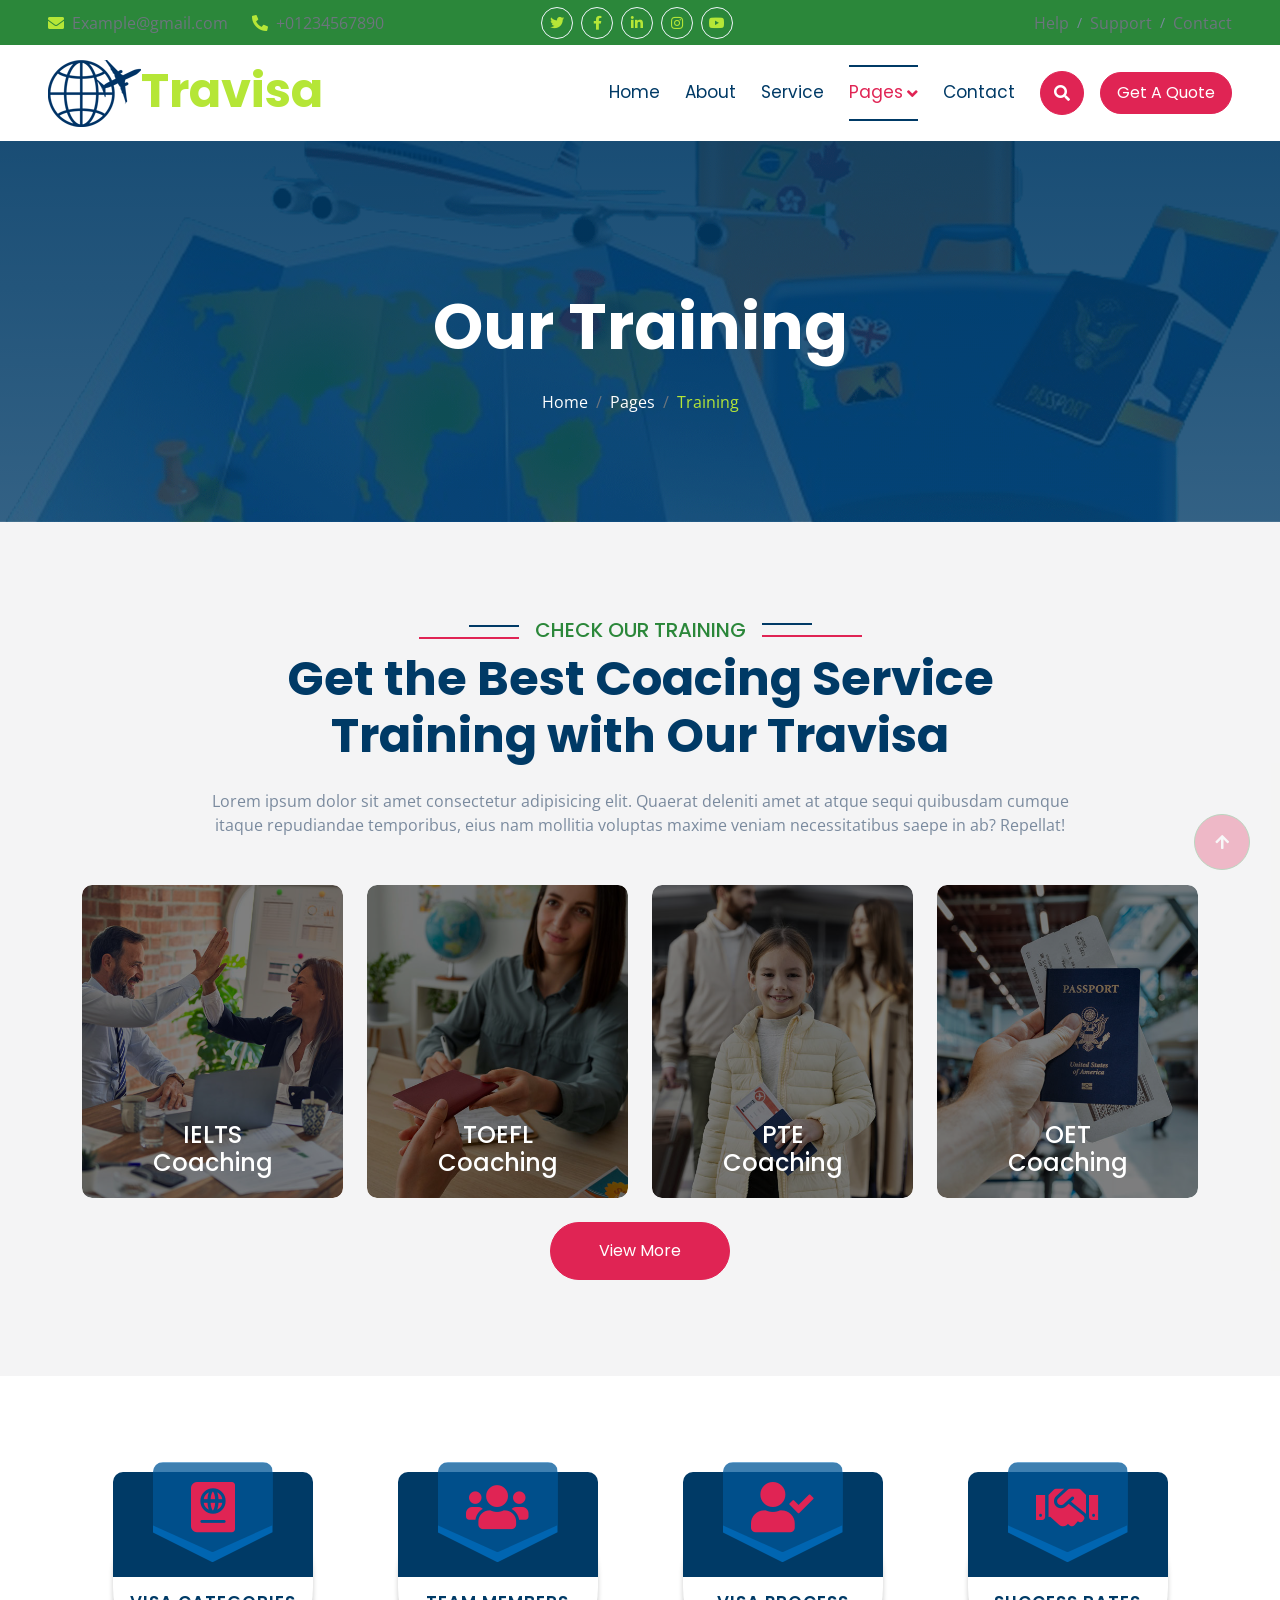
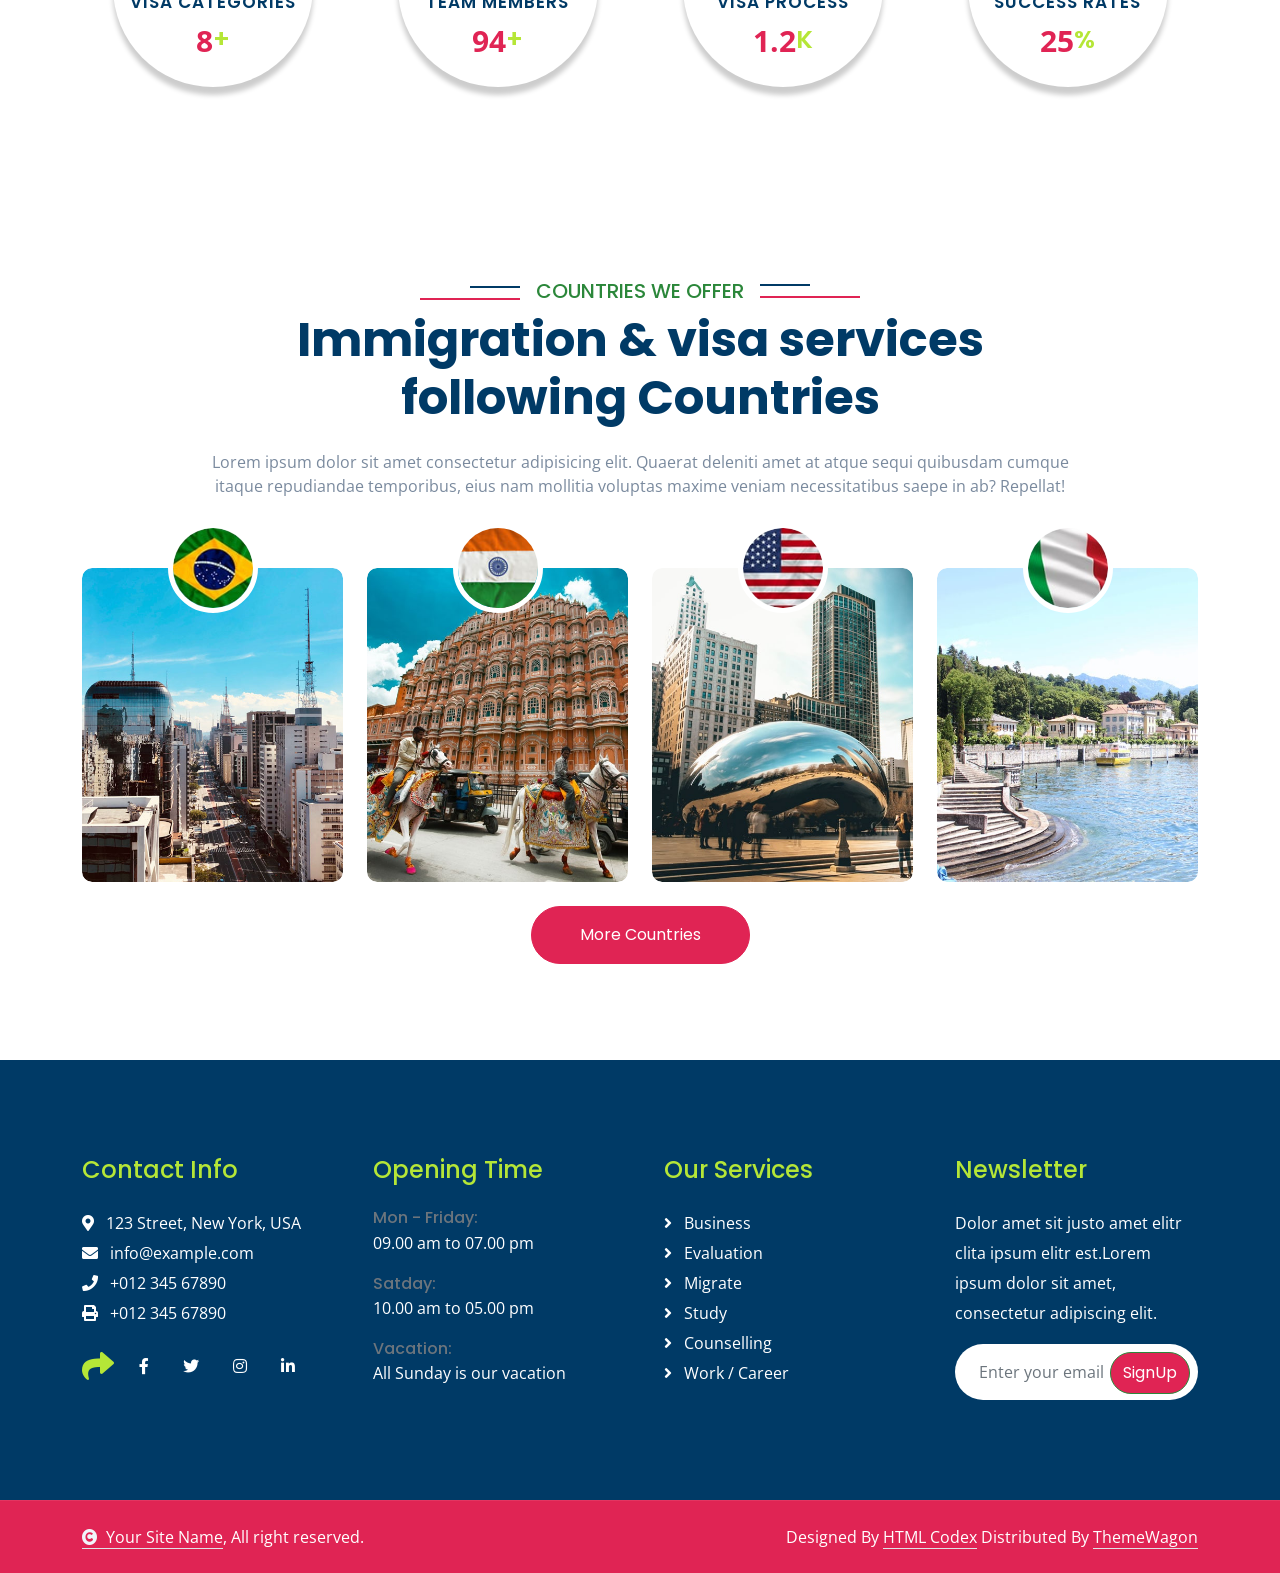
<file: training.html>
<!DOCTYPE html>
<html lang="en">

    <head>
        <meta charset="utf-8">
        <title>Travisa - Visa & Immigration Website Template</title>
        <meta content="width=device-width, initial-scale=1.0" name="viewport">
        <meta content="" name="keywords">
        <meta content="" name="description">

        <!-- Google Web Fonts -->
        <link rel="preconnect" href="https://fonts.googleapis.com">
        <link rel="preconnect" href="https://fonts.gstatic.com" crossorigin>
        <link href="https://fonts.googleapis.com/css2?family=Open+Sans:wght@400;500;600;700&family=Poppins:wght@200;300;400;500;600&display=swap" rel="stylesheet"> 

        <!-- Icon Font Stylesheet -->
        <link rel="stylesheet" href="https://use.fontawesome.com/releases/v5.15.4/css/all.css"/>
        <link href="https://cdn.jsdelivr.net/npm/bootstrap-icons@1.4.1/font/bootstrap-icons.css" rel="stylesheet">

        <!-- Libraries Stylesheet -->
        <link href="lib/animate/animate.min.css" rel="stylesheet">
        <link href="lib/owlcarousel/assets/owl.carousel.min.css" rel="stylesheet">


        <!-- Customized Bootstrap Stylesheet -->
        <link href="css/bootstrap.min.css" rel="stylesheet">

        <!-- Template Stylesheet -->
        <link href="css/style.css" rel="stylesheet">
    </head>

    <body>

        <!-- Spinner Start -->
        <div id="spinner" class="show bg-white position-fixed translate-middle w-100 vh-100 top-50 start-50 d-flex align-items-center justify-content-center">
            <div class="spinner-border text-secondary" style="width: 3rem; height: 3rem;" role="status">
                <span class="sr-only">Loading...</span>
            </div>
        </div>
        <!-- Spinner End -->


        <!-- Topbar Start -->
        <div class="container-fluid bg-primary px-5 d-none d-lg-block">
            <div class="row gx-0 align-items-center">
                <div class="col-lg-5 text-center text-lg-start mb-lg-0">
                    <div class="d-flex">
                        <a href="#" class="text-muted me-4"><i class="fas fa-envelope text-secondary me-2"></i>Example@gmail.com</a>
                        <a href="#" class="text-muted me-0"><i class="fas fa-phone-alt text-secondary me-2"></i>+01234567890</a>
                    </div>
                </div>
                <div class="col-lg-3 row-cols-1 text-center mb-2 mb-lg-0">
                    <div class="d-inline-flex align-items-center" style="height: 45px;">
                        <a class="btn btn-sm btn-outline-light btn-square rounded-circle me-2" href=""><i class="fab fa-twitter fw-normal text-secondary"></i></a>
                        <a class="btn btn-sm btn-outline-light btn-square rounded-circle me-2" href=""><i class="fab fa-facebook-f fw-normal text-secondary"></i></a>
                        <a class="btn btn-sm btn-outline-light btn-square rounded-circle me-2" href=""><i class="fab fa-linkedin-in fw-normal text-secondary"></i></a>
                        <a class="btn btn-sm btn-outline-light btn-square rounded-circle me-2" href=""><i class="fab fa-instagram fw-normal text-secondary"></i></a>
                        <a class="btn btn-sm btn-outline-light btn-square rounded-circle" href=""><i class="fab fa-youtube fw-normal text-secondary"></i></a>
                    </div>
                </div>
                <div class="col-lg-4 text-center text-lg-end">
                    <div class="d-inline-flex align-items-center" style="height: 45px;">
                        <a href="#" class="text-muted me-2"> Help</a><small> / </small>
                        <a href="#" class="text-muted mx-2"> Support</a><small> / </small>
                        <a href="#" class="text-muted ms-2"> Contact</a>
                    </div>
                </div>
            </div>
        </div>
        <!-- Topbar End -->

        <!-- Navbar & Hero Start -->
        <div class="container-fluid nav-bar p-0">
            <nav class="navbar navbar-expand-lg navbar-light bg-white px-4 px-lg-5 py-3 py-lg-0">
                <a href="" class="navbar-brand p-0">
                    <h1 class="display-5 text-secondary m-0"><img src="img/brand-logo.png" class="img-fluid" alt="">Travisa</h1>
                    <!-- <img src="img/logo.png" alt="Logo"> -->
                </a>
                <button class="navbar-toggler" type="button" data-bs-toggle="collapse" data-bs-target="#navbarCollapse">
                    <span class="fa fa-bars"></span>
                </button>
                <div class="collapse navbar-collapse" id="navbarCollapse">
                    <div class="navbar-nav ms-auto py-0">
                        <a href="index.html" class="nav-item nav-link">Home</a>
                        <a href="about.html" class="nav-item nav-link">About</a>
                        <a href="service.html" class="nav-item nav-link">Service</a>
                        <div class="nav-item dropdown">
                            <a href="#" class="nav-link active" data-bs-toggle="dropdown"><span class="dropdown-toggle">Pages</span></a>
                            <div class="dropdown-menu m-0">
                                <a href="feature.html" class="dropdown-item">Feature</a>
                                <a href="countries.html" class="dropdown-item">Countries</a>
                                <a href="testimonial.html" class="dropdown-item">Testimonial</a>
                                <a href="training.html" class="dropdown-item active">Training</a>
                                <a href="404.html" class="dropdown-item">404 Page</a>
                            </div>
                        </div>
                        <a href="contact.html" class="nav-item nav-link">Contact</a>
                    </div>
                    <button class="btn btn-primary btn-md-square border-secondary mb-3 mb-md-3 mb-lg-0 me-3" data-bs-toggle="modal" data-bs-target="#searchModal"><i class="fas fa-search"></i></button>
                    <a href="" class="btn btn-primary border-secondary rounded-pill py-2 px-4 px-lg-3 mb-3 mb-md-3 mb-lg-0">Get A Quote</a>
                </div>
            </nav>
        </div>
        <!-- Navbar & Hero End -->

        <!-- Modal Search Start -->
        <div class="modal fade" id="searchModal" tabindex="-1" aria-labelledby="exampleModalLabel" aria-hidden="true">
            <div class="modal-dialog modal-fullscreen">
                <div class="modal-content rounded-0">
                    <div class="modal-header">
                        <h4 class="modal-title text-secondary mb-0" id="exampleModalLabel">Search by keyword</h4>
                        <button type="button" class="btn-close" data-bs-dismiss="modal" aria-label="Close"></button>
                    </div>
                    <div class="modal-body d-flex align-items-center">
                        <div class="input-group w-75 mx-auto d-flex">
                            <input type="search" class="form-control p-3" placeholder="keywords" aria-describedby="search-icon-1">
                            <span id="search-icon-1" class="input-group-text p-3"><i class="fa fa-search"></i></span>
                        </div>
                    </div>
                </div>
            </div>
        </div>
        <!-- Modal Search End -->

        <!-- Header Start -->
        <div class="container-fluid bg-breadcrumb">
            <div class="container text-center py-5" style="max-width: 900px;">
                <h3 class="text-white display-3 mb-4 wow fadeInDown" data-wow-delay="0.1s">Our Training</h1>
                <ol class="breadcrumb justify-content-center text-white mb-0 wow fadeInDown" data-wow-delay="0.3s">
                    <li class="breadcrumb-item"><a href="index.html" class="text-white">Home</a></li>
                    <li class="breadcrumb-item"><a href="#" class="text-white">Pages</a></li>
                    <li class="breadcrumb-item active text-secondary">Training</li>
                </ol>    
            </div>
        </div>
        <!-- Header End -->

        <!-- Training Start -->
        <div class="container-fluid training overflow-hidden bg-light py-5">
            <div class="container py-5">
                <div class="section-title text-center mb-5 wow fadeInUp" data-wow-delay="0.1s">
                    <div class="sub-style">
                        <h5 class="sub-title text-primary px-3">CHECK OUR TRAINING</h5>
                    </div>
                    <h1 class="display-5 mb-4">Get the Best Coacing Service Training with Our Travisa</h1>
                    <p class="mb-0">Lorem ipsum dolor sit amet consectetur adipisicing elit. Quaerat deleniti amet at atque sequi quibusdam cumque itaque repudiandae temporibus, eius nam mollitia voluptas maxime veniam necessitatibus saepe in ab? Repellat!</p>
                </div>
                <div class="row g-4">
                    <div class="col-lg-6 col-lg-6 col-xl-3 wow fadeInUp" data-wow-delay="0.1s">
                        <div class="training-item">
                            <div class="training-inner">
                                <img src="img/training-1.jpg" class="img-fluid w-100 rounded" alt="Image">
                                <div class="training-title-name">
                                    <a href="#" class="h4 text-white mb-0">IELTS</a>
                                    <a href="#" class="h4 text-white mb-0">Coaching</a>
                                </div>
                            </div>
                            <div class="training-content bg-secondary rounded-bottom p-4">
                                <a href="#"><h4 class="text-white">IELTS Coaching</h4></a>
                                <p class="text-white-50">Lorem ipsum dolor sit amet consectetur adipisicing elit. Autem, veritatis.</p>
                                <a class="btn btn-secondary rounded-pill text-white p-0" href="#">Read More <i class="fa fa-arrow-right"></i></a>
                            </div>
                        </div>
                    </div>
                    <div class="col-lg-6 col-lg-6 col-xl-3 wow fadeInUp" data-wow-delay="0.3s">
                        <div class="training-item">
                            <div class="training-inner">
                                <img src="img/training-2.jpg" class="img-fluid w-100 rounded" alt="Image">
                                <div class="training-title-name">
                                    <a href="#" class="h4 text-white mb-0">TOEFL</a>
                                    <a href="#" class="h4 text-white mb-0">Coaching</a>
                                </div>
                            </div>
                            <div class="training-content bg-secondary rounded-bottom p-4">
                                <a href="#"><h4 class="text-white">TOEFL Coaching</h4></a>
                                <p class="text-white-50">Lorem ipsum dolor sit amet consectetur adipisicing elit. Autem, veritatis.</p>
                                <a class="btn btn-secondary rounded-pill text-white p-0" href="#">Read More <i class="fa fa-arrow-right"></i></a>
                            </div>
                        </div>
                    </div>
                    <div class="col-lg-6 col-lg-6 col-xl-3 wow fadeInUp" data-wow-delay="0.5s">
                        <div class="training-item">
                            <div class="training-inner">
                                <img src="img/training-3.jpg" class="img-fluid w-100 rounded" alt="Image">
                                <div class="training-title-name">
                                    <a href="#" class="h4 text-white mb-0">PTE</a>
                                    <a href="#" class="h4 text-white mb-0">Coaching</a>
                                </div>
                            </div>
                            <div class="training-content bg-secondary rounded-bottom p-4">
                                <a href="#"><h4 class="text-white">PTE Coaching</h4></a>
                                <p class="text-white-50">Lorem ipsum dolor sit amet consectetur adipisicing elit. Autem, veritatis.</p>
                                <a class="btn btn-secondary rounded-pill text-white p-0" href="#">Read More <i class="fa fa-arrow-right"></i></a>
                            </div>
                        </div>
                    </div>
                    <div class="col-lg-6 col-lg-6 col-xl-3 wow fadeInUp" data-wow-delay="0.7s">
                        <div class="training-item">
                            <div class="training-inner">
                                <img src="img/training-4.jpg" class="img-fluid w-100 rounded" alt="Image">
                                <div class="training-title-name">
                                    <a href="#" class="h4 text-white mb-0">OET</a>
                                    <a href="#" class="h4 text-white mb-0">Coaching</a>
                                </div>
                            </div>
                            <div class="training-content bg-secondary rounded-bottom p-4">
                                <a href="#"><h4 class="text-white">OET Coaching</h4></a>
                                <p class="text-white-50">Lorem ipsum dolor sit amet consectetur adipisicing elit. Autem, veritatis.</p>
                                <a class="btn btn-secondary rounded-pill text-white p-0" href="#">Read More <i class="fa fa-arrow-right"></i></a>
                            </div>
                        </div>
                    </div>
                    <div class="col-12 text-center">
                        <a class="btn btn-primary border-secondary rounded-pill py-3 px-5 wow fadeInUp" data-wow-delay="0.1s" href="#">View More</a>
                    </div>
                </div>
            </div>
        </div>
        <!-- Training End -->

        <!-- Counter Facts Start -->
        <div class="container-fluid counter-facts overflow-hidden py-5">
            <div class="container py-5">
                <div class="row g-4">
                    <div class="col-12 col-sm-6 col-md-6 col-xl-3 wow fadeInUp" data-wow-delay="0.1s">
                        <div class="counter">
                            <div class="counter-icon">
                                <i class="fas fa-passport"></i>
                            </div>
                            <div class="counter-content">
                                <h3>Visa Categories</h3>
                                <div class="d-flex align-items-center justify-content-center">
                                    <span class="counter-value" data-toggle="counter-up">31</span>
                                    <h4 class="text-secondary mb-0" style="font-weight: 600; font-size: 25px;">+</h4>
                                </div>
                            </div>
                        </div>
                    </div>
                    <div class="col-12 col-sm-6 col-md-6 col-xl-3 wow fadeInUp" data-wow-delay="0.3s">
                        <div class="counter">
                            <div class="counter-icon">
                                <i class="fas fa-users"></i>
                            </div>
                            <div class="counter-content">
                                <h3>Team Members</h3>
                                <div class="d-flex align-items-center justify-content-center">
                                    <span class="counter-value" data-toggle="counter-up">377</span>
                                    <h4 class="text-secondary mb-0" style="font-weight: 600; font-size: 25px;">+</h4>
                                </div>
                            </div>
                        </div>
                    </div>
                    <div class="col-12 col-sm-6 col-md-6 col-xl-3 wow fadeInUp" data-wow-delay="0.5s">
                        <div class="counter">
                            <div class="counter-icon">
                                <i class="fas fa-user-check"></i>
                            </div>
                            <div class="counter-content">
                                <h3>Visa Process</h3>
                                <div class="d-flex align-items-center justify-content-center">
                                    <span class="counter-value" data-toggle="counter-up">4.9</span>
                                    <h4 class="text-secondary mb-0" style="font-weight: 600; font-size: 25px;">K</h4>
                                </div>
                            </div>
                        </div>
                    </div>
                    <div class="col-12 col-sm-6 col-md-6 col-xl-3 wow fadeInUp" data-wow-delay="0.7s">
                        <div class="counter">
                            <div class="counter-icon">
                                <i class="fas fa-handshake"></i>
                            </div>
                            <div class="counter-content">
                                <h3>Success Rates</h3>
                                <div class="d-flex align-items-center justify-content-center">
                                    <span class="counter-value" data-toggle="counter-up">98</span>
                                    <h4 class="text-secondary mb-0" style="font-weight: 600; font-size: 25px;">%</h4>
                                </div>
                            </div>
                        </div>
                    </div>
                </div>
            </div>
        </div>
        <!-- Counter Facts End -->

        <!-- Countries We Offer Start -->
        <div class="container-fluid country overflow-hidden py-5">
            <div class="container py-5">
                <div class="section-title text-center wow fadeInUp" data-wow-delay="0.1s" style="margin-bottom: 70px;">
                    <div class="sub-style">
                        <h5 class="sub-title text-primary px-3">COUNTRIES WE OFFER</h5>
                    </div>
                    <h1 class="display-5 mb-4">Immigration & visa services following Countries</h1>
                    <p class="mb-0">Lorem ipsum dolor sit amet consectetur adipisicing elit. Quaerat deleniti amet at atque sequi quibusdam cumque itaque repudiandae temporibus, eius nam mollitia voluptas maxime veniam necessitatibus saepe in ab? Repellat!</p>
                </div>
                <div class="row g-4 text-center">
                    <div class="col-lg-6 col-xl-3 mb-5 mb-xl-0 wow fadeInUp" data-wow-delay="0.1s">
                        <div class="country-item">
                            <div class="rounded overflow-hidden">
                                <img src="img/country-1.jpg" class="img-fluid w-100 rounded" alt="Image">
                            </div>
                            <div class="country-flag">
                                <img src="img/brazil.jpg" class="img-fluid rounded-circle" alt="Image">
                            </div>
                            <div class="country-name">
                                <a href="#" class="text-white fs-4">Brazil</a>
                            </div>
                        </div>
                    </div>
                    <div class="col-lg-6 col-xl-3 mb-5 mb-xl-0 wow fadeInUp" data-wow-delay="0.3s">
                        <div class="country-item">
                            <div class="rounded overflow-hidden">
                                <img src="img/country-2.jpg" class="img-fluid w-100 rounded" alt="Image">
                            </div>
                            <div class="country-flag">
                                <img src="img/india.jpg" class="img-fluid rounded-circle" alt="Image">
                            </div>
                            <div class="country-name">
                                <a href="#" class="text-white fs-4">india</a>
                            </div>
                        </div>
                    </div>
                    <div class="col-lg-6 col-xl-3 mb-5 mb-xl-0 wow fadeInUp" data-wow-delay="0.5s">
                        <div class="country-item">
                            <div class="rounded overflow-hidden">
                                <img src="img/country-3.jpg" class="img-fluid w-100 rounded" alt="Image">
                            </div>
                            <div class="country-flag">
                                <img src="img/usa.jpg" class="img-fluid rounded-circle" alt="Image">
                            </div>
                            <div class="country-name">
                                <a href="#" class="text-white fs-4">New York</a>
                            </div>
                        </div>
                    </div>
                    <div class="col-lg-6 col-xl-3 mb-5 mb-xl-0 wow fadeInUp" data-wow-delay="0.7s">
                        <div class="country-item">
                            <div class="rounded overflow-hidden">
                                <img src="img/country-4.jpg" class="img-fluid w-100 rounded" alt="Image">
                            </div>
                            <div class="country-flag">
                                <img src="img/italy.jpg" class="img-fluid rounded-circle" alt="Image">
                            </div>
                            <div class="country-name">
                                <a href="#" class="text-white fs-4">Italy</a>
                            </div>
                        </div>
                    </div>
                    <div class="col-12">
                        <a class="btn btn-primary border-secondary rounded-pill py-3 px-5 wow fadeInUp" data-wow-delay="0.1s" href="#">More Countries</a>
                    </div>
                </div>
            </div>
        </div>
        <!-- Countries We Offer End -->

        <!-- Footer Start -->
        <div class="container-fluid footer py-5 wow fadeIn" data-wow-delay="0.2s">
            <div class="container py-5">
                <div class="row g-5">
                    <div class="col-md-6 col-lg-6 col-xl-3">
                        <div class="footer-item d-flex flex-column">
                            <h4 class="text-secondary mb-4">Contact Info</h4>
                            <a href=""><i class="fa fa-map-marker-alt me-2"></i> 123 Street, New York, USA</a>
                            <a href=""><i class="fas fa-envelope me-2"></i> info@example.com</a>
                            <a href=""><i class="fas fa-phone me-2"></i> +012 345 67890</a>
                            <a href="" class="mb-3"><i class="fas fa-print me-2"></i> +012 345 67890</a>
                            <div class="d-flex align-items-center">
                                <i class="fas fa-share fa-2x text-secondary me-2"></i>
                                <a class="btn mx-1" href=""><i class="fab fa-facebook-f"></i></a>
                                <a class="btn mx-1" href=""><i class="fab fa-twitter"></i></a>
                                <a class="btn mx-1" href=""><i class="fab fa-instagram"></i></a>
                                <a class="btn mx-1" href=""><i class="fab fa-linkedin-in"></i></a>
                            </div>
                        </div>
                    </div>
                    <div class="col-md-6 col-lg-6 col-xl-3">
                        <div class="footer-item d-flex flex-column">
                            <h4 class="text-secondary mb-4">Opening Time</h4>
                            <div class="mb-3">
                                <h6 class="text-muted mb-0">Mon - Friday:</h6>
                                <p class="text-white mb-0">09.00 am to 07.00 pm</p>
                            </div>
                            <div class="mb-3">
                                <h6 class="text-muted mb-0">Satday:</h6>
                                <p class="text-white mb-0">10.00 am to 05.00 pm</p>
                            </div>
                            <div class="mb-3">
                                <h6 class="text-muted mb-0">Vacation:</h6>
                                <p class="text-white mb-0">All Sunday is our vacation</p>
                            </div>
                        </div>
                    </div>
                    <div class="col-md-6 col-lg-6 col-xl-3">
                        <div class="footer-item d-flex flex-column">
                            <h4 class="text-secondary mb-4">Our Services</h4>
                            <a href="#" class=""><i class="fas fa-angle-right me-2"></i> Business</a>
                            <a href="#" class=""><i class="fas fa-angle-right me-2"></i> Evaluation</a>
                            <a href="#" class=""><i class="fas fa-angle-right me-2"></i> Migrate</a>
                            <a href="#" class=""><i class="fas fa-angle-right me-2"></i> Study</a>
                            <a href="#" class=""><i class="fas fa-angle-right me-2"></i> Counselling</a>
                            <a href="#" class=""><i class="fas fa-angle-right me-2"></i> Work / Career</a>
                        </div>
                    </div>
                    <div class="col-md-6 col-lg-6 col-xl-3">
                        <div class="footer-item">
                            <h4 class="text-secondary mb-4">Newsletter</h4>
                            <p class="text-white mb-3">Dolor amet sit justo amet elitr clita ipsum elitr est.Lorem ipsum dolor sit amet, consectetur adipiscing elit.</p>
                            <div class="position-relative mx-auto rounded-pill">
                                <input class="form-control border-0 rounded-pill w-100 py-3 ps-4 pe-5" type="text" placeholder="Enter your email">
                                <button type="button" class="btn btn-primary rounded-pill position-absolute top-0 end-0 py-2 mt-2 me-2">SignUp</button>
                            </div>
                        </div>
                    </div>
                </div>
            </div>
        </div>
        <!-- Footer End -->
        
        <!-- Copyright Start -->
        <div class="container-fluid copyright py-4">
            <div class="container">
                <div class="row g-4 align-items-center">
                    <div class="col-md-6 text-center text-md-start mb-md-0">
                        <span class="text-white"><a href="#" class="border-bottom text-white"><i class="fas fa-copyright text-light me-2"></i>Your Site Name</a>, All right reserved.</span>
                    </div>
                    <div class="col-md-6 text-center text-md-end text-white">
                        <!--/*** This template is free as long as you keep the below author’s credit link/attribution link/backlink. ***/-->
                        <!--/*** If you'd like to use the template without the below author’s credit link/attribution link/backlink, ***/-->
                        <!--/*** you can purchase the Credit Removal License from "https://htmlcodex.com/credit-removal". ***/-->
                        Designed By <a class="border-bottom text-white" href="https://htmlcodex.com">HTML Codex</a> Distributed By <a class="border-bottom text-white" href="https://themewagon.com">ThemeWagon</a>
                    </div>
                </div>
            </div>
        </div>
        <!-- Copyright End -->

        <!-- Back to Top -->
        <a href="#" class="btn btn-primary btn-lg-square back-to-top"><i class="fa fa-arrow-up"></i></a>   

        
    <!-- JavaScript Libraries -->
    <script src="https://ajax.googleapis.com/ajax/libs/jquery/3.6.4/jquery.min.js"></script>
    <script src="https://cdn.jsdelivr.net/npm/bootstrap@5.0.0/dist/js/bootstrap.bundle.min.js"></script>
    <script src="lib/wow/wow.min.js"></script>
    <script src="lib/easing/easing.min.js"></script>
    <script src="lib/waypoints/waypoints.min.js"></script>
    <script src="lib/counterup/counterup.min.js"></script>
    <script src="lib/owlcarousel/owl.carousel.min.js"></script>
    

    <!-- Template Javascript -->
    <script src="js/main.js"></script>
    </body>

</html>
</file>
<file: css/style.css>
/*** Spinner Start ***/
/*** Spinner ***/
#spinner {
    opacity: 0;
    visibility: hidden;
    transition: opacity .5s ease-out, visibility 0s linear .5s;
    z-index: 99999;
}

#spinner.show {
    transition: opacity .5s ease-out, visibility 0s linear 0s;
    visibility: visible;
    opacity: 1;
}
/*** Spinner End ***/

.back-to-top {
    position: fixed;
    right: 30px;
    bottom: 30px;
    display: flex;
    width: 45px;
    height: 45px;
    align-items: center;
    justify-content: center;
    transition: 0.5s;
    z-index: 99;
}

/*** Button Start ***/
.btn {
    font-weight: 600;
    transition: .5s;
}

.btn-square {
    width: 32px;
    height: 32px;
}

.btn-sm-square {
    width: 34px;
    height: 34px;
}

.btn-md-square {
    width: 44px;
    height: 44px;
}

.btn-lg-square {
    width: 56px;
    height: 56px;
}

.btn-square,
.btn-sm-square,
.btn-md-square,
.btn-lg-square {
    padding: 0;
    display: flex;
    align-items: center;
    justify-content: center;
    font-weight: normal;
    border-radius: 50%;
}

.btn.btn-primary {
    background: var(--bs-secondary) !important;
    color: var(--bs-white) !important;
    font-family: 'Poppins', sans-serif;
    font-weight: 400;
    transition: 0.5s;
}

.btn.btn.btn-primary:hover {
    background: var(--bs-primary) !important;
    color: var(--bs-secondary);
    border: 1px solid var(--bs-secondary);
}

.btn.btn-secondary {
    background: transparent;
    color: var(--bs-secondary);
    font-family: 'Poppins', sans-serif;
    font-weight: 400;
    border: none;
    transition: 0.5s;
}

.btn.btn-secondary:hover {
    color: var(--bs-primary) !important;
}


/*** Section Title Start ***/
.section-title {
    max-width: 900px;
    text-align: center;
    margin: 0 auto;
}

.section-title .sub-style {
    position: relative;
    display: inline-block;
    text-transform: uppercase;
    color: var(--bs-primary);
}

.section-title .sub-style::before {
    content: "";
    width: 100px;
    position: absolute;
    bottom: 50%;
    left: 0;
    transform: translateY(-50%);
    margin-bottom: -6px;
    margin-left: -100px;
    border: 1px solid var(--bs-secondary) !important;
}

.section-title .sub-style::after {
    content: "";
    width: 50px;
    position: absolute;
    top: 50%;
    left: 0;
    transform: translateY(-50%);
    margin-top: -8px;
    margin-left: -50px;
    border: 1px solid var(--bs-primary) !important;
}

.sub-title {
    position: relative;
    display: inline-block;
    text-transform: uppercase;
    color: var(--bs-primary);
}

.sub-title::before {
    content: "";
    width: 100px;
    position: absolute;
    bottom: 50%;
    right: 0;
    transform: translateY(-50%);
    margin-bottom: -8px;
    margin-right: -100px;
    border: 1px solid var(--bs-secondary) !important;
}

.sub-title::after {
    content: "";
    width: 50px;
    position: absolute;
    top: 50%;
    right: 0;
    transform: translateY(-50%);
    margin-top: -6px;
    margin-right: -50px;
    border: 1px solid var(--bs-primary) !important;
}


/*** Topbar Start ***/
.fixed-top .container {
    transition: 0.5s;
}

.topbar {
    padding: 2px 10px 2px 20px;
    background: var(--bs-primary) !important;
}

.topbar a,
.topbar a i {
    transition: 0.5s;
}

.topbar a:hover,
.topbar a i:hover {
    color: var(--bs-secondary) !important;
}


@media (max-width: 768px) {
    .topbar {
        display: none;    
    }
}
/*** Topbar End ***/


/*** Navbar ***/
.navbar-light .navbar-nav .nav-link {
    font-family: 'Poppins', sans-serif;
    position: relative;
    margin-right: 25px;
    padding: 35px 0;
    color: var(--bs-primary) !important;
    font-size: 17px;
    font-weight: 400;
    outline: none;
    transition: .5s;
}

.sticky-top .navbar-light .navbar-nav .nav-link {
    padding: 20px 0;
    color: var(--bs-primary) !important;
}

.navbar-light .navbar-nav .nav-link:hover,
.navbar-light .navbar-nav .nav-link.active {
    color: var(--bs-secondary) !important;
}

.navbar-light .navbar-brand img {
    /* max-height: 60px; */
    transition: .5s;
}

.sticky-top .navbar-light .navbar-brand img {
    /* max-height: 45px; */
}

.navbar .dropdown-toggle::after {
    border: none;
    content: "\f107";
    font-family: "Font Awesome 5 Free";
    font-weight: 600;
    vertical-align: middle;
}

@media (min-width: 1200px) {
    .navbar .nav-item .dropdown-menu {
        display: block;
        visibility: hidden;
        top: 100%;
        transform: rotateX(-75deg);
        transform-origin: 0% 0%;
        border: 0;
        border-radius: 10px;
        transition: .5s;
        opacity: 0;
    }
}

.dropdown .dropdown-menu a:hover {
    background: var(--bs-primary);
    color: var(--bs-secondary);
}

.navbar .nav-item:hover .dropdown-menu {
    transform: rotateX(0deg);
    visibility: visible;
    background: var(--bs-light) !important;
    transition: .5s;
    opacity: 1;
}

@media (max-width: 991.98px) {
    .sticky-top {
        position: relative;
        background: var(--bs-white);
    }

    .navbar.navbar-expand-lg .navbar-toggler {
        padding: 10px 20px;
        border: 1px solid var(--bs-primary) !important;
        color: var(--bs-primary);
    }

    .navbar-light .navbar-collapse {
        margin-top: 15px;
        border-top: 1px solid #DDDDDD;
    }

    .navbar-light .navbar-nav .nav-link,
    .sticky-top .navbar-light .navbar-nav .nav-link {
        padding: 10px 0;
        margin-left: 0;
        color: var(--bs-dark) !important;
    }

    /* .navbar-light .navbar-brand img {
        max-height: 45px;
    } */
}

@media (min-width: 991.98px) {
    .sticky-top .navbar-light {
        background: var(--bs-light) !important;
    }

    /*** Top and Bottom borders go out ***/
    .navbar-light .navbar-nav .nav-link:after,
    .navbar-light .navbar-nav .nav-link::before {
        position: absolute;
        content: "";
        top: 30px;
        bottom: 30px;
        left: 0px;
        width: 100%;
        height: 2px;
        background: var(--bs-primary);
        opacity: 0;
        transition: all 0.5s;
    }

    .navbar-light .navbar-nav .nav-link:before {
        bottom: auto;
    }

    .navbar-light .navbar-nav .nav-link:after {
        top: auto;
    }

    .navbar-light .navbar-nav .nav-link:hover:before,
    .navbar-light .navbar-nav .nav-link.active:before {
        top: 20px;
        opacity: 1;
    }

    .navbar-light .navbar-nav .nav-link:hover::after,
    .navbar-light .navbar-nav .nav-link.active::after {
        bottom: 20px;
        opacity: 1;
    }
}

#searchModal .modal-content {
    background: rgba(240, 245, 251, 0.5);
}
/*** Navbar End ***/


/*** Single Page Hero Header Start ***/
.bg-breadcrumb {
    background: linear-gradient(rgba(0, 58, 102, 0.9), rgba(0, 58, 102, 0.8)), url(../img/breadcrumb.png);
    background-position: center center;
    background-repeat: no-repeat;
    background-attachment: initial;
    background-size: cover;
    padding: 100px 0 60px 0;
}
/*** Single Page Hero Header End ***/


/*** Carousel Hero Header Start ***/
.carousel-header .carousel-control-prev .carousel-control-prev-icon,
.carousel-header .carousel-control-next .carousel-control-next-icon {
    width: 4rem;
    height: 4rem;
    margin-left: -60px;
    border-radius: 50%;
    background-size: 60% 60%;
    transition: 0.5s;
}

.carousel-header .carousel-control-next .carousel-control-next-icon {
    margin-left: 0;
    margin-right: -60px;
}

.carousel-header .carousel .carousel-indicators {
    padding-bottom: 0;
    transition: 0.5s;
}


.carousel-header .carousel .carousel-indicators li,
.carousel-header .carousel .carousel-indicators li,
.carousel-header .carousel .carousel-indicators li {
    width: 8px;
    height: 8px;
    border: 8px solid var(--bs-primary);
    border-radius: 50%;
    margin-right: 30px;
    transition: 0.5s;
}

.carousel-header .carousel .carousel-indicators li.active {
    width: 8px;
    height: 8px;
    border: 8px solid var(--bs-secondary);
}

.carousel-header .carousel-inner .carousel-item {
    position: relative;
    min-height: 100vh 
}

.carousel-header .carousel-inner .carousel-item img {
    position: absolute;
    width: 100%;
    height: 100%;
    object-fit: cover;
}

.carousel-header .carousel-inner .carousel-item .carousel-caption  {
    position: absolute;
    width: 100%;
    height: 100%;
    top: 0;
    left: 0;
    display: flex;
    align-items: center;
    justify-content: center;
    text-align: center;
    background: linear-gradient(rgba(0, 0, 0, .6), rgba(0, 0, 0, 0.6));
    background-size: cover;
}


@media (max-width: 768px) {
    .carousel-header {
        height: 700px !important;
    }

    .carousel-header .carousel-control-prev .carousel-control-prev-icon,
    .carousel-header .carousel-control-next .carousel-control-next-icon {
        margin-top: 500px;
    }

    .carousel-header .carousel-control-prev .carousel-control-prev-icon {
        margin-left: 0px;
    }

    .carousel-header .carousel-control-next .carousel-control-next-icon {
        margin-right: 0px;
    }

    .carousel-header .carousel .carousel-indicators {
        padding: 0;
    }
}
/*** Carousel Hero Header End ***/


/*** Counter Facts Start ***/
.counter-facts {
    background: linear-gradient(rgba(255, 255, 255, .9), rgba(255, 255, 255, 0.8)), url(../img/breadcrumb.png);
    background-size: cover;
    background-attachment: fixed;
    background-position: center center;
    background-repeat: no-repeat;
}

.counter-facts .counter {
    position: relative;
    text-align: center;
    width: 200px;
    min-height: 215px;
    padding: 10px 15px;
    margin: 0 auto;
    border-radius: 100px;
    box-shadow: 0 8px 5px rgba(0, 0, 0, 0.2);
    background: var(--bs-white);
}

.counter-facts .counter:before {
    content: "";
    position: absolute;
    height: 105px;
    width: 100%;
    left: 0;
    top: 0;
    border-radius: 10px 10px 0 0;
    background-color: var(--bs-primary);
    
}
.counter-facts .counter .counter-icon {
    position: relative;
    width: 120px;
    height: 100px;
    margin: 0 auto 10px;
    border-radius: 10px 10px 0 0;
    transform: translateY(-20px);
    font-size: 50px;
    line-height: 90px;
    color: var(--bs-secondary);
    background: rgba(1, 143, 252, 0.5);
    clip-path: polygon(0% 0%, 100% 0, 100% 70%, 50% 100%, 0 70%);
}
.counter-facts .counter .counter-icon:before {
    content: "";
    position: absolute;
    width: 120px;
    height: 90px;
    top: 0;
    left: 50%;
    transform: translateX(-50%);
    border-radius: 10px 10px 0 0;
    background: rgba(0, 58, 102, 0.5);
    z-index: -1;
    clip-path: polygon(0% 0%, 100% 0, 100% 70%, 50% 100%, 0 70%);
}
.counter-facts .counter:hover .counter-icon i {
    transform: rotate(360deg);
    transition: all 0.3s ease;
}
.counter-facts .counter h3 {
    color: var(--bs-primary);
    font-size: 17px;
    font-weight: 600;
    letter-spacing: 1px;
    text-transform: uppercase;
    margin: 0 0 5px 0;
}
.counter-facts .counter .counter-value {
    font-size: 30px;
    font-weight: 700;
    display: block;
    color: var(--bs-secondary);
}

@media screen and (max-width: 1200px) {
    .counter-facts .counter { margin-bottom: 40px; 
    }
}
/*** Counter Facts End ***/


/*** service Start ***/
.service .service-item {
    position: relative;
    overflow: hidden;
}

.service .service-item .service-inner .service-title {
    position: relative;
    margin-top: -30px;
    text-align: center;
    transition: 0.5s;
}

.service .service-item .service-inner .service-title .service-content {
    position: absolute;
    bottom: -100%; 
    left: 0;
    margin-left: 30px;
    margin-right: 30px;
    text-align: center;
    border-radius: 10px;
    background: var(--bs-primary);
    opacity: 0;
    transition: 0.5s;
}

.service .service-item:hover .service-inner .service-title .service-content {
    bottom: 0;
    opacity: 1;
}

.service .service-item .service-inner .service-title .service-content a h4 {
    border-bottom: 1px solid rgba(256, 256, 256, .1);
}

.service .service-item .service-inner .service-title .service-title-name {
    transition: 0.5s;
}

.service .service-item:hover .service-inner .service-title .service-title-name {
    opacity: 0;
}

.service .service-item .service-inner .service-img {
    position: relative;
    border-radius: 10px;
    overflow: hidden;
}

.service .service-item .service-inner .service-img::after {
    content: "";
    position: absolute;
    bottom: 0;
    left: 0;
    width: 100%;
    height: 0;
    border-radius: 10px;
    background: rgba(255, 255, 255, .5);
    transition: 0.5s;
    opacity: 0;
}

.service .service-item:hover .service-inner .service-img::after {
    height: 100%;
    opacity: 1;
}

.service .service-item .service-inner .service-img img {
    transition: 0.5s;
}

.service .service-item:hover .service-inner .service-img img {
    transform: scale(1.3);
}
/*** Service End ***/


/*** Features Start ***/
.features .feature-item {
    position: relative;
    box-shadow: 0 0 45px rgba(0, 0, 0, 0.1);
    border-radius: 10px;
}

.features .feature-item::after {
    content: "";
    position: absolute;
    width: 100%;
    height: 0;
    bottom: 0;
    left: 0;
    border-radius: 10px;
    background: rgba(0, 58, 102, 0.1);
    z-index: -1;
    transition: 0.5s;
}

.features .feature-item:hover::after {
    height: 100%;
}

.features .feature-item .feature-icon {
    width: 120px; 
    height: 120px;
    border-radius: 10px;
    display: inline-flex;
    align-items: center;
    justify-content: center;
    text-align: center;
    background: var(--bs-light);
    transition: 0.5s;
}

.features .feature-item:hover .feature-icon {
    border-radius: 50%;
    background: var(--bs-white) !important;
}

.features .feature-item .feature-icon i {
    transition: 0.5s;
}

.features .feature-item:hover .feature-icon i {
    color: var(--bs-secondary) !important;
    transform: rotate(360deg);
    transition: all 0.5s ease;
}
/*** Features End ***/


/*** Country Start ***/
.country .country-item {
    position: relative;
}

.country .country-item::after {
    position: absolute;
    content: "";
    width: 100%;
    height: 0;
    bottom: 0;
    left: 0;
    background: rgba(0, 58, 102, 0.7);
    border-radius: 10px;
    transition: 0.5s;
    z-index: 1;
}

.country .country-item:hover::after {
    height: 100%;
}

.country .country-item .country-flag {
    position: absolute;
    width: 90px; 
    height: 90px; 
    border-radius: 50%;
    top: -45px; 
    left: 50%; 
    transform: translateX(-50%);
    transition: 0.5s;
    z-index: 2;
}

.country .country-item .country-flag img {
    border: 5px solid var(--bs-white);
    transition: 0.5s;
}

.country .country-item:hover .country-flag img {
    border: 5px solid var(--bs-white);
    transform: rotate(360deg);
    transition: all 0.5s ease;
}

.country .country-item .country-name {
    position: absolute;
    top: 50%;
    left: 50%;
    transform: translate(-50%, -50%);
    transition: 0.5s;
    opacity: 0;
    z-index: 3;
}

.country .country-item:hover .country-name {
    opacity: 1;
}

.country .country-item img {
    transition: 0.5s;
}

.country .country-item:hover img {
    transform: scale(1.2);
}

.country .country-item .country-name a.fs-4 {
    transition: 0.5s;
}

.country .country-item .country-name a.fs-4:hover {
    color: var(--bs-secondary) !important;
}
/*** Country End ***/


/*** testimonial Start ***/
.testimonial .owl-carousel.testimonial-carousel {
    position: relative;
}

.testimonial .owl-carousel.testimonial-carousel .testimonial-item .testimonial-content {
    position: relative;
    border-radius: 10px;
    background: var(--bs-light);
}

.testimonial .owl-carousel.testimonial-carousel .testimonial-item .testimonial-content::after {
    position: absolute;
    content: "";
    width: 45px;
    height: 45px;
    bottom: -20px;
    left: 30px;
    transform: rotate(45deg);
    background: var(--bs-light);
    z-index: -1;
}

.testimonial .owl-carousel.testimonial-carousel .owl-nav {
    position: absolute;
    top: -60px;
    right: 0;
    display: flex;
    font-size: 40px;
    color: var(--bs-primary);
}

.testimonial .owl-carousel.testimonial-carousel .owl-nav .owl-prev {
    margin-right: 40px;
}

.testimonial .owl-carousel.testimonial-carousel .owl-nav .owl-prev,
.testimonial .owl-carousel.testimonial-carousel .owl-nav .owl-next {
    transition: 0.5s;
}

.testimonial .owl-carousel.testimonial-carousel .owl-nav .owl-prev:hover,
.testimonial .owl-carousel.testimonial-carousel .owl-nav .owl-next:hover {
    color: var(--bs-secondary);
}
/*** testimonial end ***/


/*** training Start ***/
.training .training-item .training-inner {
    position: relative;
}

.training .training-item .training-inner .training-title-name {
    position: absolute;
    width: 100%;
    height: 100%;
    bottom: 0;
    left: 0;
    padding: 20px;
    border-radius: 10px;
    background: rgba(0, 0, 0, 0.5);
    display: flex; 
    flex-direction: column;
    justify-content: end;
    text-align: center;
    transition: 0.5s;
}

.training .training-item {
    border-radius: 10px;
    position: relative;
    overflow: hidden;
}

.training .training-item:hover .training-inner .training-title-name {
    background: rgba(0, 58, 102, 0.5);
}

.training .training-item:hover .training-inner .training-title-name a {
    opacity: 0;
}

.training .training-item .training-inner img {
    transition: 0.5s;
}

.training .training-item:hover .training-inner img {
    transform: scale(1.3);
}

.training .training-item .training-content {
    position: absolute;
    width: 100%;
    bottom: -100%;
    left: 0;
    transition: 0.5s;
}

.training .training-item:hover .training-content {
    bottom: 0;
}  
/*** training End ***/


/*** Contact Start ***/
.contact .office .office-item {
    text-align: center;
    border-radius: 10px;
    box-shadow: 0 0 45px rgba(0, 0, 0, 0.2);
    background: var(--bs-light);
    transition: 0.5s;
}

.contact .office .office-item:hover {
    box-shadow: 20px 20px 20px rgba(0, 58, 102, 0.3);
}

.contact .office .office-item .office-img {
    position: relative;
    overflow: hidden;
    border-radius: 10px;
}

.contact .office .office-item .office-img img {
    transition: 0.5s;
}

.contact .office .office-item:hover .office-img img {
    transform: scale(1.3);
}

.contact .office .office-item .office-content a.text-secondary,
.contact .office .office-item .office-content a.text-muted {
    transition: 0.5s;
}

.contact .office .office-item .office-content a.text-muted:hover {
    color: var(--bs-secondary) !important;
}

.contact .office .office-item .office-content a.text-secondary:hover {
    color: var(--bs-primary) !important;
}
/*** Contact End ***/


/*** Footer Start ***/
.footer {
    background: var(--bs-primary);
}
.footer .footer-item a {
    line-height: 30px;
    color: var(--bs-white);
    transition: 0.5s;
}

.footer .footer-item p {
    line-height: 30px;
}

.footer .footer-item a:hover {
    letter-spacing: 2px;
    color: var(--bs-secondary);
}

/*** Footer End ***/


/*** copyright Start ***/
.copyright {
    border-top: 1px solid rgba(255, 255, 255, 0.08);
    background: var(--bs-secondary) !important;
}
/*** copyright end ***/
.owl-nav{
    margin: auto;
    display: flex;
    justify-content: center;
}
.owl-prev>span{
    font-size: 40px;
    color: rgba(206, 0, 0, 0.726);
    
}
.owl-next>span{
    font-size: 40px;
    
    color: rgb(206, 0, 0);
}
.justify{
    text-align: justify !important;
}
.a{
    background-image: linear-gradient(rgba(0, 0, 0, 0.582),rgba(0, 0, 0, 0.548)), url(../image/about.jpg);
    /* background-size: auto; */
    background-attachment: fixed;
    background-size: cover;
}
.b{
    background-image: url(../image/banner/1\ \(2\).jpg);
    background-size: cover;
    /* background-attachment: fixed; */
}

.btn_box button{
    background-color: #f7f7f6 ;
    border: 1px dashed rgba(139, 139, 139, 0.404);
    padding: 10px;
    width: 100%;
    margin: 10px 0px;
    outline: 5px solid #f7f7f6 ;
}
.contact_box{
    background-image: linear-gradient(rgba(0, 0, 0, 0.719),rgba(0, 0, 0, 0.712)), url(../image/1.jpg);
    padding: 2rem 0rem;
    
}
</file>
